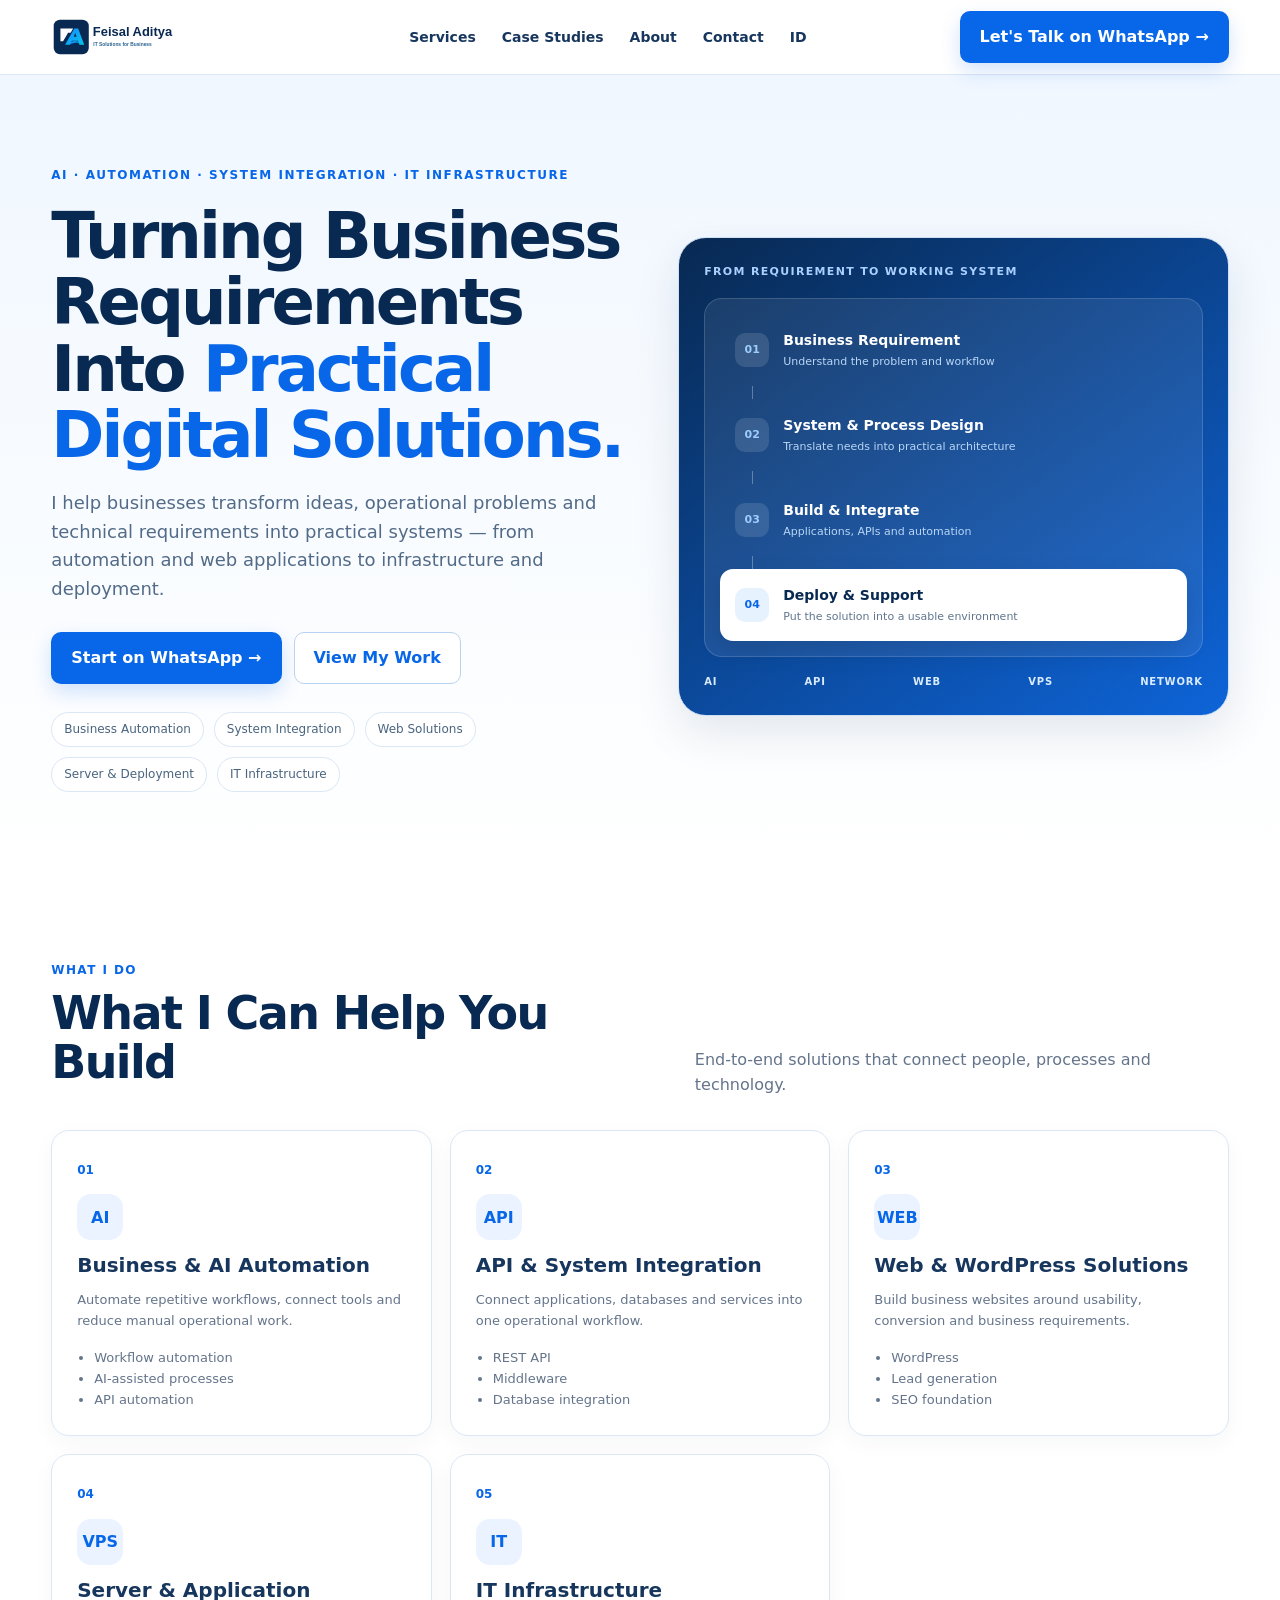
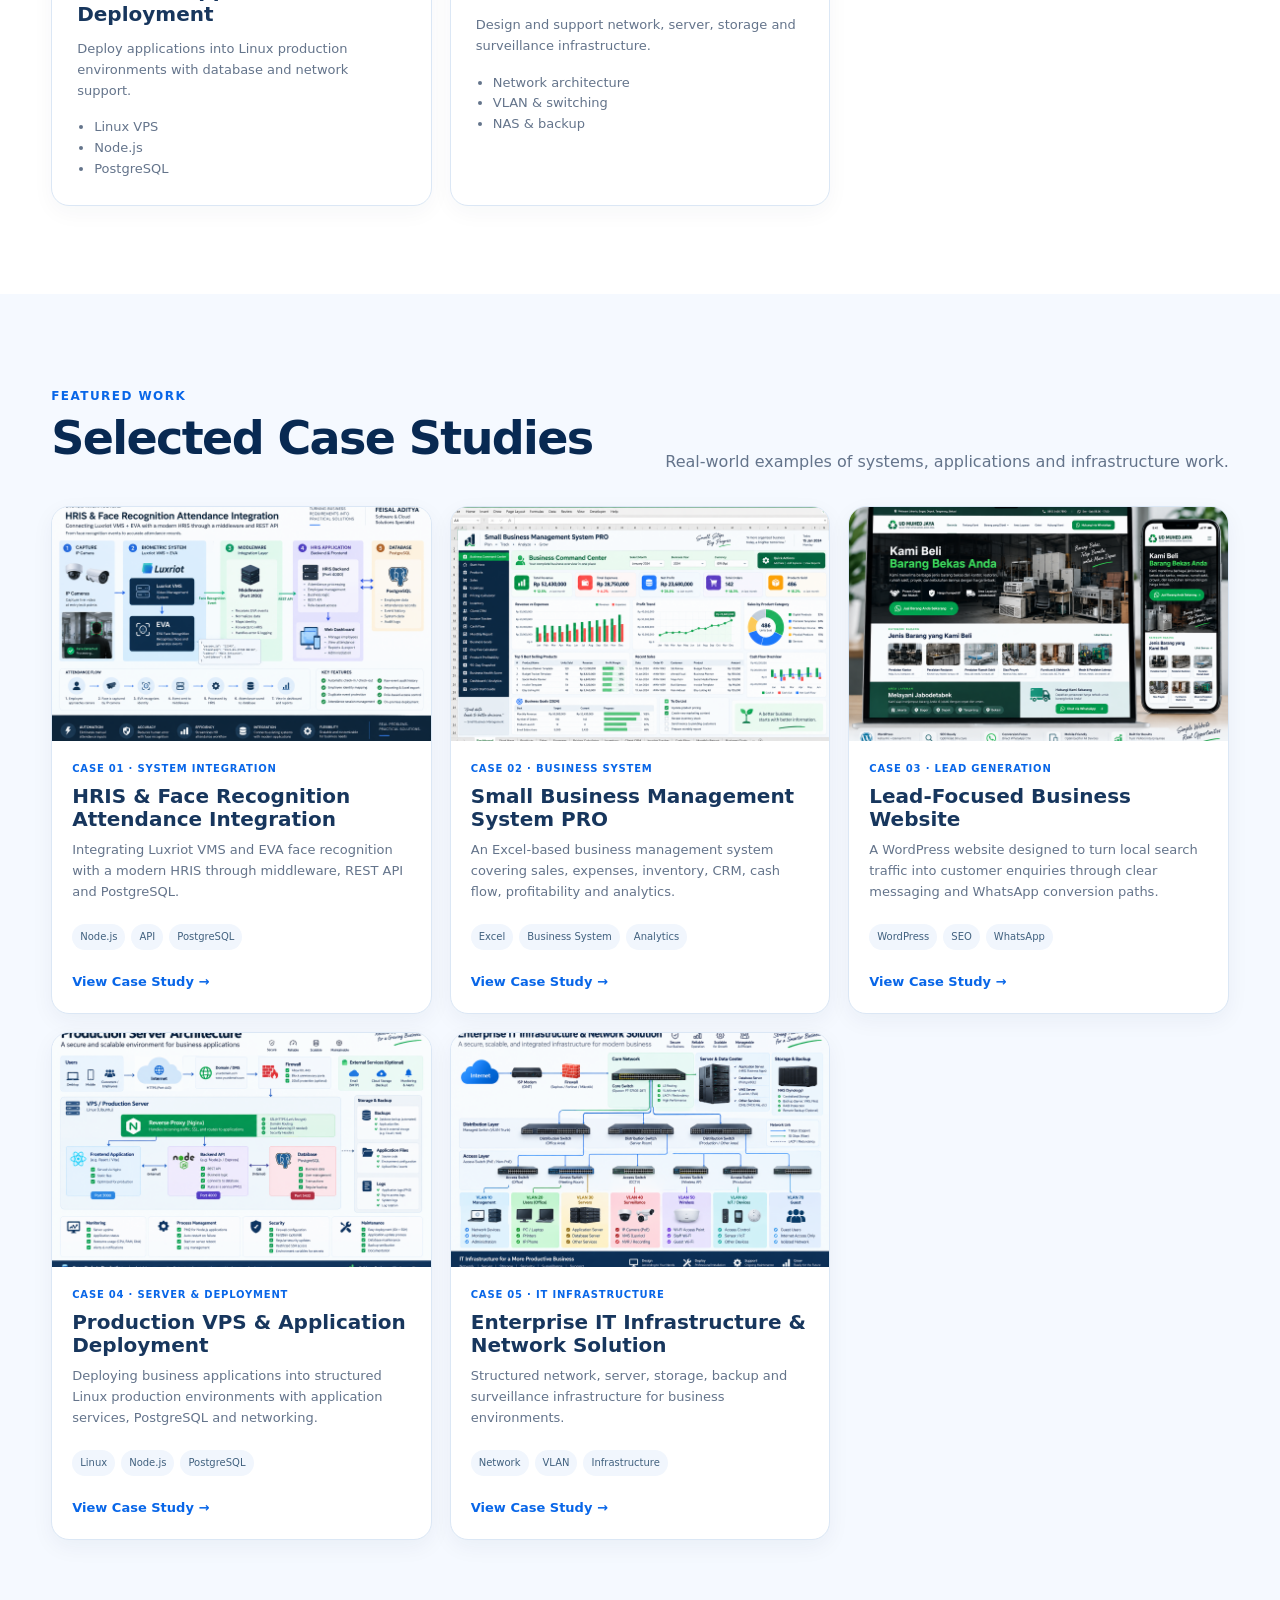
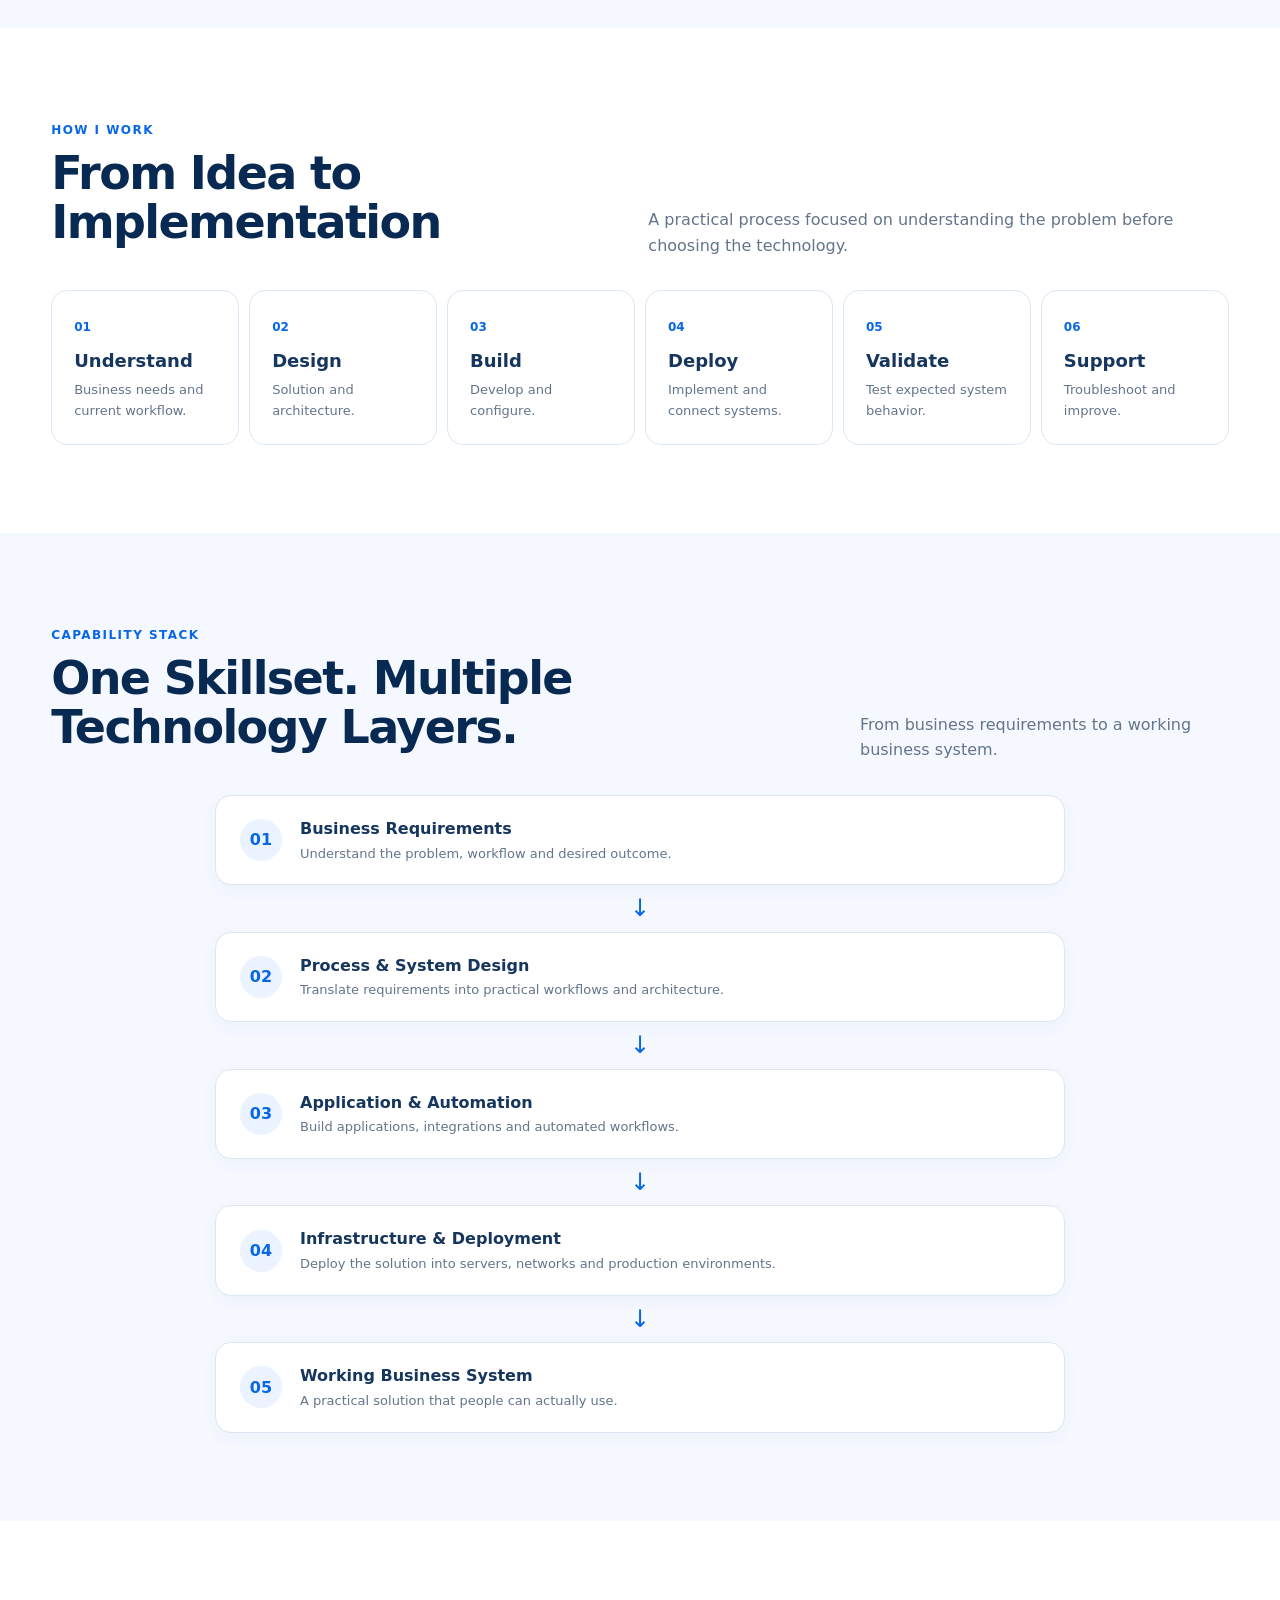
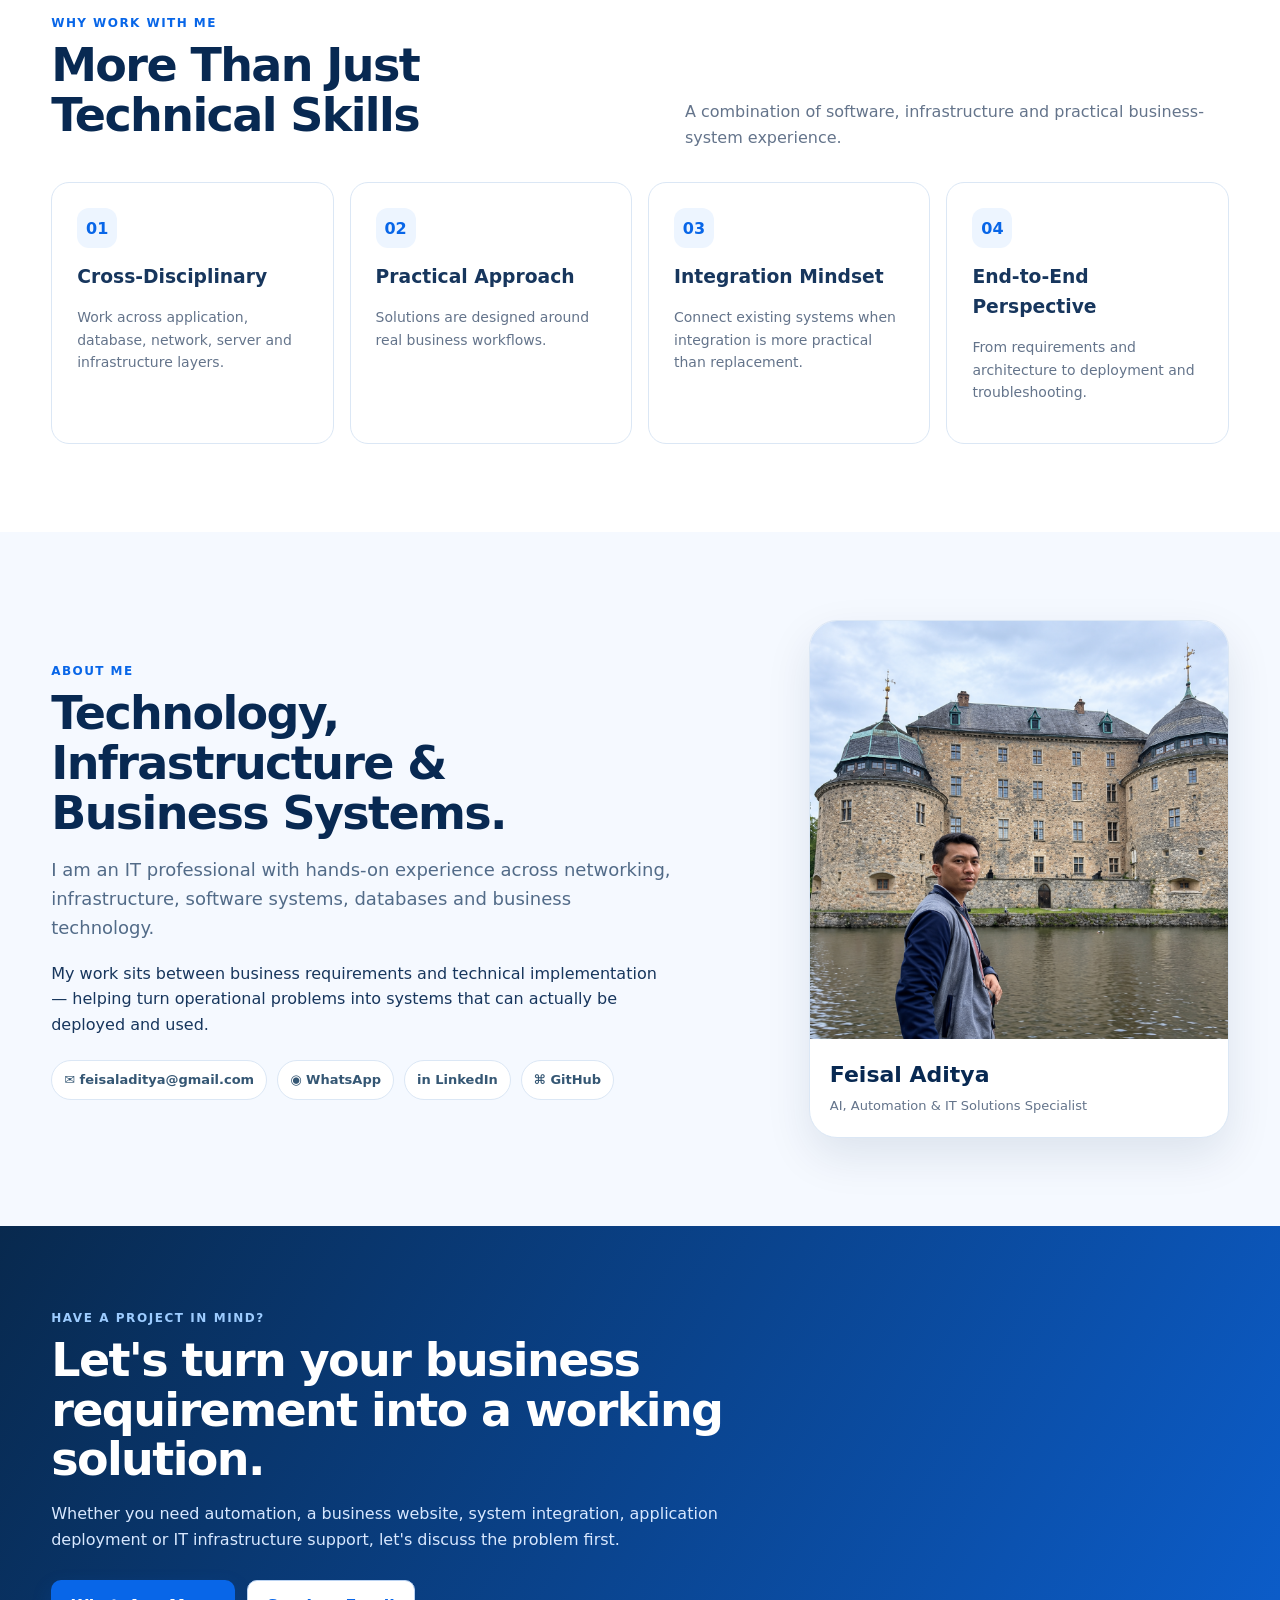
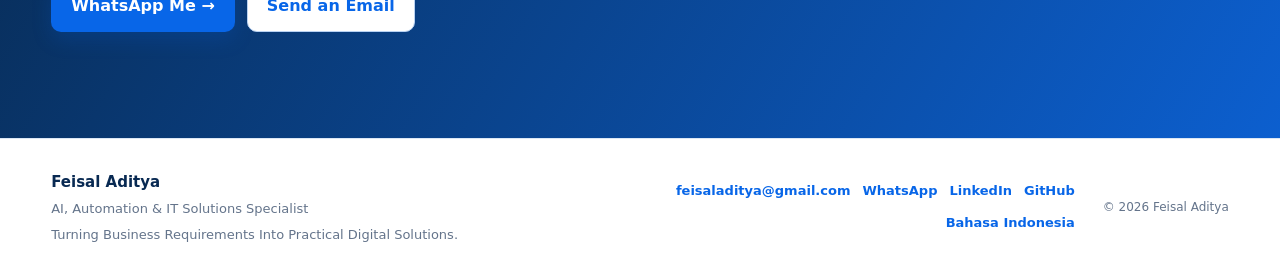
<file: index.html>
<!doctype html>
<html lang="en">
<head>
<meta charset="utf-8">
<meta name="viewport" content="width=device-width, initial-scale=1">
<title>Feisal Aditya — AI, Automation & IT Solutions Specialist</title>
<meta name="description" content="Feisal Aditya helps businesses turn requirements into practical AI automation, system integration, web, deployment and IT infrastructure solutions.">
<link rel="icon" type="image/png" sizes="32x32" href="./assets/favicon/favicon-32x32.png">
<link rel="icon" type="image/png" sizes="16x16" href="./assets/favicon/favicon-16x16.png">
<link rel="apple-touch-icon" href="./assets/favicon/apple-touch-icon.png">
<meta name="theme-color" content="#082952">
<meta property="og:type" content="website">
<meta property="og:site_name" content="Feisal Aditya">
<meta property="og:title" content="Feisal Aditya — AI, Automation & IT Solutions Specialist">
<meta property="og:description" content="Practical digital solutions for business: automation, integration, web, deployment and IT infrastructure.">
<meta property="og:image" content="https://feisaladitya.github.io/assets/images/og-image.png">
<meta property="og:url" content="https://feisaladitya.github.io/">
<meta name="twitter:card" content="summary_large_image">
<meta name="twitter:image" content="https://feisaladitya.github.io/assets/images/og-image.png">
<link rel="canonical" href="https://feisaladitya.github.io/">
<link rel="stylesheet" href="./assets/css/style.css">
</head>
<body>
<nav class="navbar">
  <div class="container nav-inner">
    <a class="brand" href="./index.html" aria-label="Feisal Aditya home"><img src="./assets/logo/logo-primary.svg" alt="Feisal Aditya — IT Solutions for Business"></a>
    <div class="nav-links" id="desktop-nav">
      <a href="#services">Services</a><a href="#case-studies">Case Studies</a><a href="#about">About</a><a href="#contact">Contact</a><a href="./id/index.html" class="lang-switch">ID</a>
    </div>
    <a class="btn btn-primary nav-cta" href="https://wa.me/6285225042315?text=Halo%20Feisal%2C%20saya%20menemukan%20portfolio%20Anda%20di%20website%20feisaladitya.github.io%20dan%20ingin%20berdiskusi%20mengenai%20project." target="_blank" rel="noopener">Let's Talk on WhatsApp →</a>
    <button class="menu-toggle" type="button" aria-label="Open menu" aria-expanded="false" aria-controls="mobile-nav">☰</button>
  </div>
  <div class="mobile-nav" id="mobile-nav">
    <a href="#services">Services</a><a href="#case-studies">Case Studies</a><a href="#about">About</a><a href="#contact">Contact</a><a href="./id/index.html">Bahasa Indonesia (ID)</a>
    <a class="btn btn-primary" href="https://wa.me/6285225042315?text=Halo%20Feisal%2C%20saya%20menemukan%20portfolio%20Anda%20di%20website%20feisaladitya.github.io%20dan%20ingin%20berdiskusi%20mengenai%20project." target="_blank" rel="noopener">Let's Talk on WhatsApp →</a>
  </div>
</nav>

<header class="hero">
  <div class="container hero-grid">
    <div>
      <span class="eyebrow">AI · AUTOMATION · SYSTEM INTEGRATION · IT INFRASTRUCTURE</span>
      <h1>Turning Business Requirements Into <em>Practical Digital Solutions.</em></h1>
      <p class="lead">I help businesses transform ideas, operational problems and technical requirements into practical systems — from automation and web applications to infrastructure and deployment.</p>
      <div class="actions"><a class="btn btn-primary" href="https://wa.me/6285225042315?text=Halo%20Feisal%2C%20saya%20menemukan%20portfolio%20Anda%20di%20website%20feisaladitya.github.io%20dan%20ingin%20berdiskusi%20mengenai%20project." target="_blank" rel="noopener">Start on WhatsApp →</a><a class="btn btn-secondary" href="#case-studies">View My Work</a></div>
      <div class="pills"><span class="pill">Business Automation</span><span class="pill">System Integration</span><span class="pill">Web Solutions</span><span class="pill">Server & Deployment</span><span class="pill">IT Infrastructure</span></div>
    </div>
    <div class="hero-visual" aria-label="Solution capability overview">
      <div class="visual-label">FROM REQUIREMENT TO WORKING SYSTEM</div>
      <div class="solution-stack">
        <div class="solution-item"><span>01</span><div><strong>Business Requirement</strong><small>Understand the problem and workflow</small></div></div>
        <div class="solution-line"></div>
        <div class="solution-item"><span>02</span><div><strong>System & Process Design</strong><small>Translate needs into practical architecture</small></div></div>
        <div class="solution-line"></div>
        <div class="solution-item"><span>03</span><div><strong>Build & Integrate</strong><small>Applications, APIs and automation</small></div></div>
        <div class="solution-line"></div>
        <div class="solution-item active"><span>04</span><div><strong>Deploy & Support</strong><small>Put the solution into a usable environment</small></div></div>
      </div>
      <div class="visual-footer"><span>AI</span><span>API</span><span>WEB</span><span>VPS</span><span>NETWORK</span></div>
    </div>
  </div>
</header>

<section class="section" id="services">
  <div class="container">
    <div class="section-head"><div><span class="section-kicker">WHAT I DO</span><h2>What I Can Help You Build</h2></div><p>End-to-end solutions that connect people, processes and technology.</p></div>
    <div class="service-grid">
      <article class="service"><span class="service-num">01</span><div class="icon-box">AI</div><h3>Business & AI Automation</h3><p>Automate repetitive workflows, connect tools and reduce manual operational work.</p><ul><li>Workflow automation</li><li>AI-assisted processes</li><li>API automation</li></ul></article>
      <article class="service"><span class="service-num">02</span><div class="icon-box">API</div><h3>API & System Integration</h3><p>Connect applications, databases and services into one operational workflow.</p><ul><li>REST API</li><li>Middleware</li><li>Database integration</li></ul></article>
      <article class="service"><span class="service-num">03</span><div class="icon-box">WEB</div><h3>Web & WordPress Solutions</h3><p>Build business websites around usability, conversion and business requirements.</p><ul><li>WordPress</li><li>Lead generation</li><li>SEO foundation</li></ul></article>
      <article class="service"><span class="service-num">04</span><div class="icon-box">VPS</div><h3>Server & Application Deployment</h3><p>Deploy applications into Linux production environments with database and network support.</p><ul><li>Linux VPS</li><li>Node.js</li><li>PostgreSQL</li></ul></article>
      <article class="service"><span class="service-num">05</span><div class="icon-box">IT</div><h3>IT Infrastructure</h3><p>Design and support network, server, storage and surveillance infrastructure.</p><ul><li>Network architecture</li><li>VLAN & switching</li><li>NAS & backup</li></ul></article>
    </div>
  </div>
</section>

<section class="section alt" id="case-studies">
  <div class="container">
    <div class="section-head"><div><span class="section-kicker">FEATURED WORK</span><h2>Selected Case Studies</h2></div><p>Real-world examples of systems, applications and infrastructure work.</p></div>
    <div class="cards">
      <article class="card"><div class="card-img"><img src="./assets/case-studies/hris-architecture.png" alt="HRIS & Face Recognition Attendance Integration" loading="lazy"></div><div class="card-body"><span class="tag">CASE 01 · SYSTEM INTEGRATION</span><h3>HRIS & Face Recognition Attendance Integration</h3><p>Integrating Luxriot VMS and EVA face recognition with a modern HRIS through middleware, REST API and PostgreSQL.</p><div class="tags"><span>Node.js</span><span>API</span><span>PostgreSQL</span></div><a class="link" href="./case-studies/hris-face-recognition.html">View Case Study →</a></div></article>
      <article class="card"><div class="card-img"><img src="./assets/case-studies/small-business-management-overview.png" alt="Small Business Management System PRO" loading="lazy"></div><div class="card-body"><span class="tag">CASE 02 · BUSINESS SYSTEM</span><h3>Small Business Management System PRO</h3><p>An Excel-based business management system covering sales, expenses, inventory, CRM, cash flow, profitability and analytics.</p><div class="tags"><span>Excel</span><span>Business System</span><span>Analytics</span></div><a class="link" href="./case-studies/small-business-management.html">View Case Study →</a></div></article>
      <article class="card"><div class="card-img"><img src="./assets/case-studies/ud-muhed-jaya-website-showcase.png" alt="Lead-Focused Business Website" loading="lazy"></div><div class="card-body"><span class="tag">CASE 03 · LEAD GENERATION</span><h3>Lead-Focused Business Website</h3><p>A WordPress website designed to turn local search traffic into customer enquiries through clear messaging and WhatsApp conversion paths.</p><div class="tags"><span>WordPress</span><span>SEO</span><span>WhatsApp</span></div><a class="link" href="./case-studies/lead-focused-website.html">View Case Study →</a></div></article>
      <article class="card"><div class="card-img"><img src="./assets/case-studies/production-server-architecture.png" alt="Production VPS & Application Deployment" loading="lazy"></div><div class="card-body"><span class="tag">CASE 04 · SERVER & DEPLOYMENT</span><h3>Production VPS & Application Deployment</h3><p>Deploying business applications into structured Linux production environments with application services, PostgreSQL and networking.</p><div class="tags"><span>Linux</span><span>Node.js</span><span>PostgreSQL</span></div><a class="link" href="./case-studies/production-vps-deployment.html">View Case Study →</a></div></article>
      <article class="card"><div class="card-img"><img src="./assets/case-studies/enterprise-it-infrastructure.png" alt="Enterprise IT Infrastructure & Network Solution" loading="lazy"></div><div class="card-body"><span class="tag">CASE 05 · IT INFRASTRUCTURE</span><h3>Enterprise IT Infrastructure & Network Solution</h3><p>Structured network, server, storage, backup and surveillance infrastructure for business environments.</p><div class="tags"><span>Network</span><span>VLAN</span><span>Infrastructure</span></div><a class="link" href="./case-studies/enterprise-it-infrastructure.html">View Case Study →</a></div></article>
    </div>
  </div>
</section>

<section class="section"><div class="container"><div class="section-head"><div><span class="section-kicker">HOW I WORK</span><h2>From Idea to Implementation</h2></div><p>A practical process focused on understanding the problem before choosing the technology.</p></div><div class="process"><div class="step"><span>01</span><h3>Understand</h3><p>Business needs and current workflow.</p></div><div class="step"><span>02</span><h3>Design</h3><p>Solution and architecture.</p></div><div class="step"><span>03</span><h3>Build</h3><p>Develop and configure.</p></div><div class="step"><span>04</span><h3>Deploy</h3><p>Implement and connect systems.</p></div><div class="step"><span>05</span><h3>Validate</h3><p>Test expected system behavior.</p></div><div class="step"><span>06</span><h3>Support</h3><p>Troubleshoot and improve.</p></div></div></div></section>

<section class="section alt"><div class="container"><div class="section-head"><div><span class="section-kicker">CAPABILITY STACK</span><h2>One Skillset. Multiple Technology Layers.</h2></div><p>From business requirements to a working business system.</p></div><div class="capability"><div class="layer"><span class="layer-num">01</span><div><strong>Business Requirements</strong><p>Understand the problem, workflow and desired outcome.</p></div></div><div class="layer-arrow">↓</div><div class="layer"><span class="layer-num">02</span><div><strong>Process & System Design</strong><p>Translate requirements into practical workflows and architecture.</p></div></div><div class="layer-arrow">↓</div><div class="layer"><span class="layer-num">03</span><div><strong>Application & Automation</strong><p>Build applications, integrations and automated workflows.</p></div></div><div class="layer-arrow">↓</div><div class="layer"><span class="layer-num">04</span><div><strong>Infrastructure & Deployment</strong><p>Deploy the solution into servers, networks and production environments.</p></div></div><div class="layer-arrow">↓</div><div class="layer"><span class="layer-num">05</span><div><strong>Working Business System</strong><p>A practical solution that people can actually use.</p></div></div></div></div></section>

<section class="section" id="why-work"><div class="container"><div class="section-head"><div><span class="section-kicker">WHY WORK WITH ME</span><h2>More Than Just Technical Skills</h2></div><p>A combination of software, infrastructure and practical business-system experience.</p></div><div class="why-grid"><article class="why"><div class="why-num">01</div><h3>Cross-Disciplinary</h3><p>Work across application, database, network, server and infrastructure layers.</p></article><article class="why"><div class="why-num">02</div><h3>Practical Approach</h3><p>Solutions are designed around real business workflows.</p></article><article class="why"><div class="why-num">03</div><h3>Integration Mindset</h3><p>Connect existing systems when integration is more practical than replacement.</p></article><article class="why"><div class="why-num">04</div><h3>End-to-End Perspective</h3><p>From requirements and architecture to deployment and troubleshooting.</p></article></div></div></section>

<section class="section alt" id="about"><div class="container about"><div class="about-copy"><span class="section-kicker">ABOUT ME</span><h2>Technology, Infrastructure & Business Systems.</h2><p class="lead">I am an IT professional with hands-on experience across networking, infrastructure, software systems, databases and business technology.</p><p>My work sits between business requirements and technical implementation — helping turn operational problems into systems that can actually be deployed and used.</p><div class="contact-list"><a href="mailto:feisaladitya@gmail.com">✉ feisaladitya@gmail.com</a><a href="https://wa.me/6285225042315?text=Halo%20Feisal%2C%20saya%20menemukan%20portfolio%20Anda%20di%20website%20feisaladitya.github.io%20dan%20ingin%20berdiskusi%20mengenai%20project." target="_blank" rel="noopener">◉ WhatsApp</a><a href="https://www.linkedin.com/in/feisal-aditya-b5857271/" target="_blank" rel="noopener">in LinkedIn</a><a href="https://github.com/feisaladitya" target="_blank" rel="noopener">⌘ GitHub</a></div></div><div class="profile-card"><img src="./assets/images/profile.jpg" alt="Feisal Aditya profile photo" loading="lazy"><div><strong>Feisal Aditya</strong><span>AI, Automation & IT Solutions Specialist</span></div></div></div></section>

<section class="cta" id="contact"><div class="container"><span class="eyebrow light">HAVE A PROJECT IN MIND?</span><h2>Let's turn your business requirement into a working solution.</h2><p>Whether you need automation, a business website, system integration, application deployment or IT infrastructure support, let's discuss the problem first.</p><div class="actions"><a class="btn btn-primary" href="https://wa.me/6285225042315?text=Halo%20Feisal%2C%20saya%20menemukan%20portfolio%20Anda%20di%20website%20feisaladitya.github.io%20dan%20ingin%20berdiskusi%20mengenai%20project." target="_blank" rel="noopener">WhatsApp Me →</a><a class="btn btn-secondary" href="mailto:feisaladitya@gmail.com">Send an Email</a></div></div></section>

<footer class="footer"><div class="container footer-grid"><div><strong>Feisal Aditya</strong><p>AI, Automation & IT Solutions Specialist</p><p>Turning Business Requirements Into Practical Digital Solutions.</p></div><div class="footer-links"><a href="mailto:feisaladitya@gmail.com">feisaladitya@gmail.com</a><a href="https://wa.me/6285225042315?text=Halo%20Feisal%2C%20saya%20menemukan%20portfolio%20Anda%20di%20website%20feisaladitya.github.io%20dan%20ingin%20berdiskusi%20mengenai%20project." target="_blank" rel="noopener">WhatsApp</a><a href="https://www.linkedin.com/in/feisal-aditya-b5857271/" target="_blank" rel="noopener">LinkedIn</a><a href="https://github.com/feisaladitya" target="_blank" rel="noopener">GitHub</a><a href="./id/index.html">Bahasa Indonesia</a></div><div class="footer-bottom">© 2026 Feisal Aditya</div></div></footer>
<script src="./assets/js/main.js"></script>
</body></html>
</file>
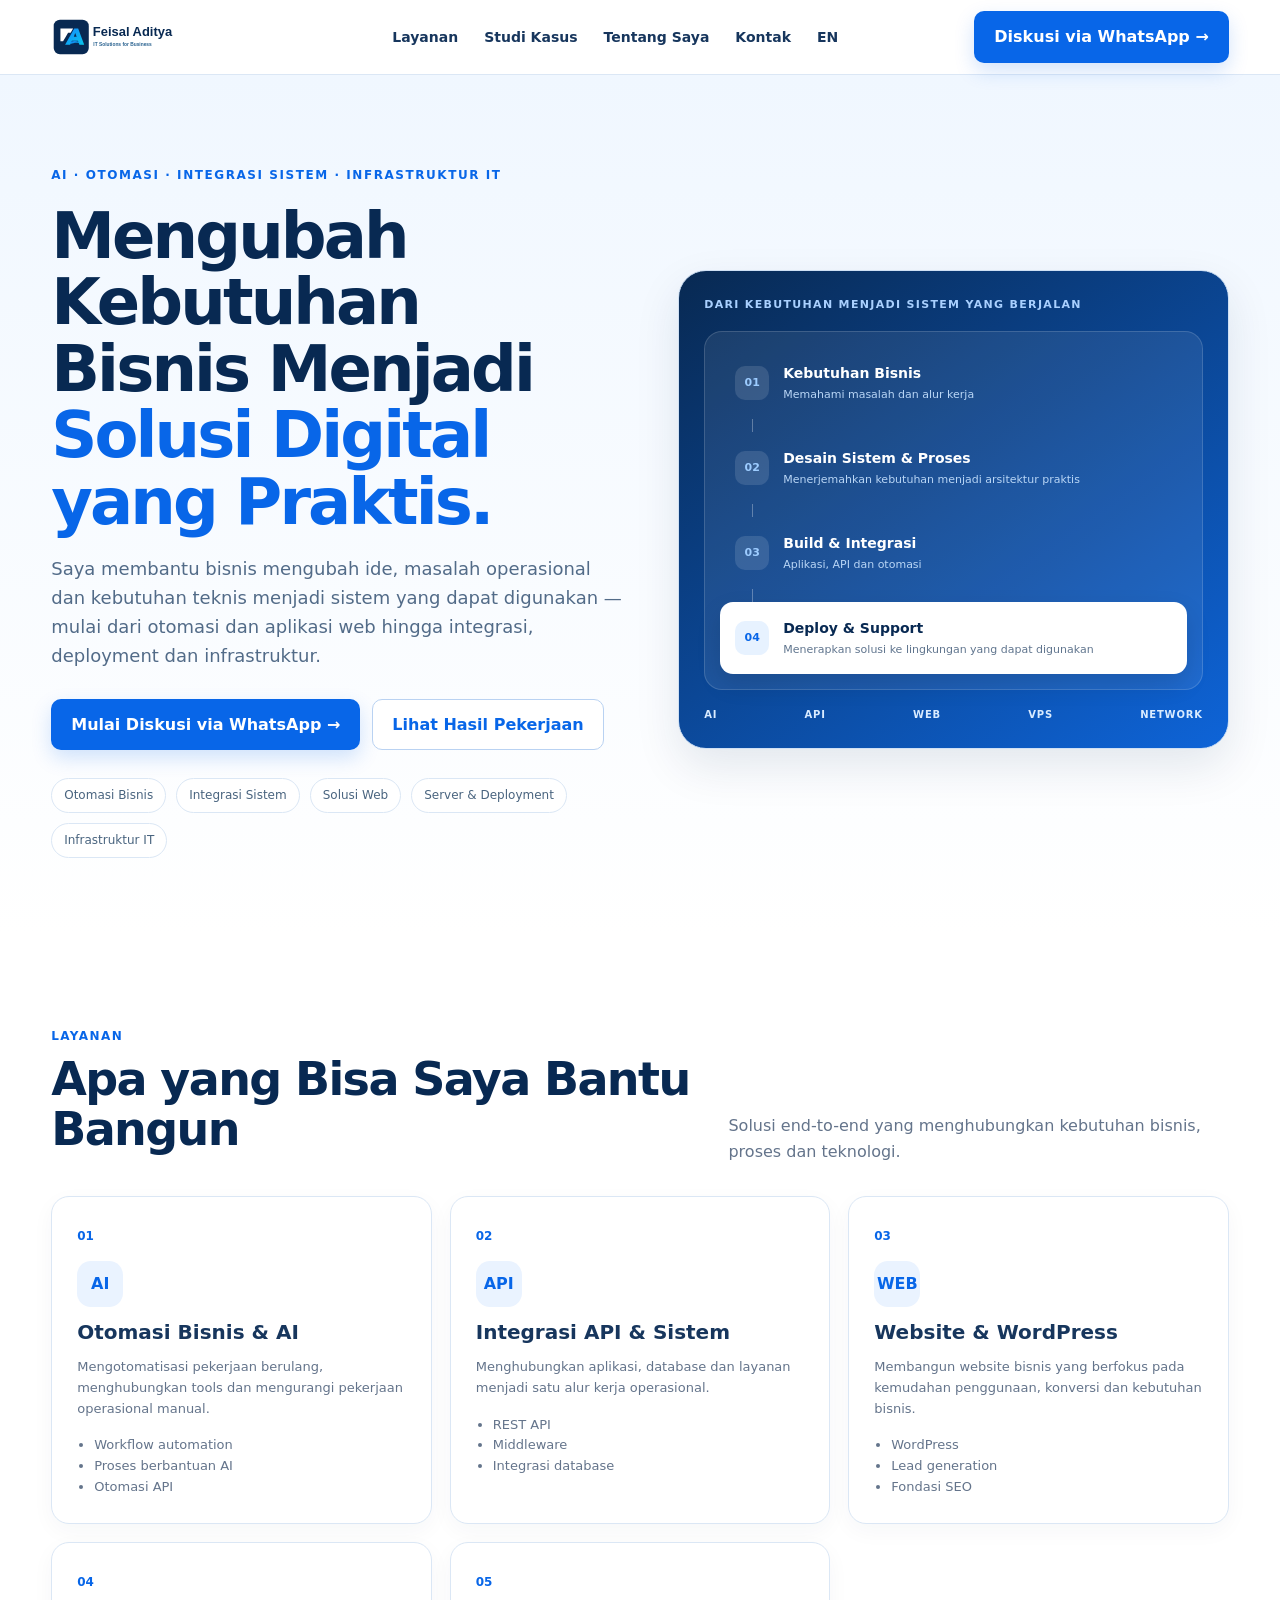
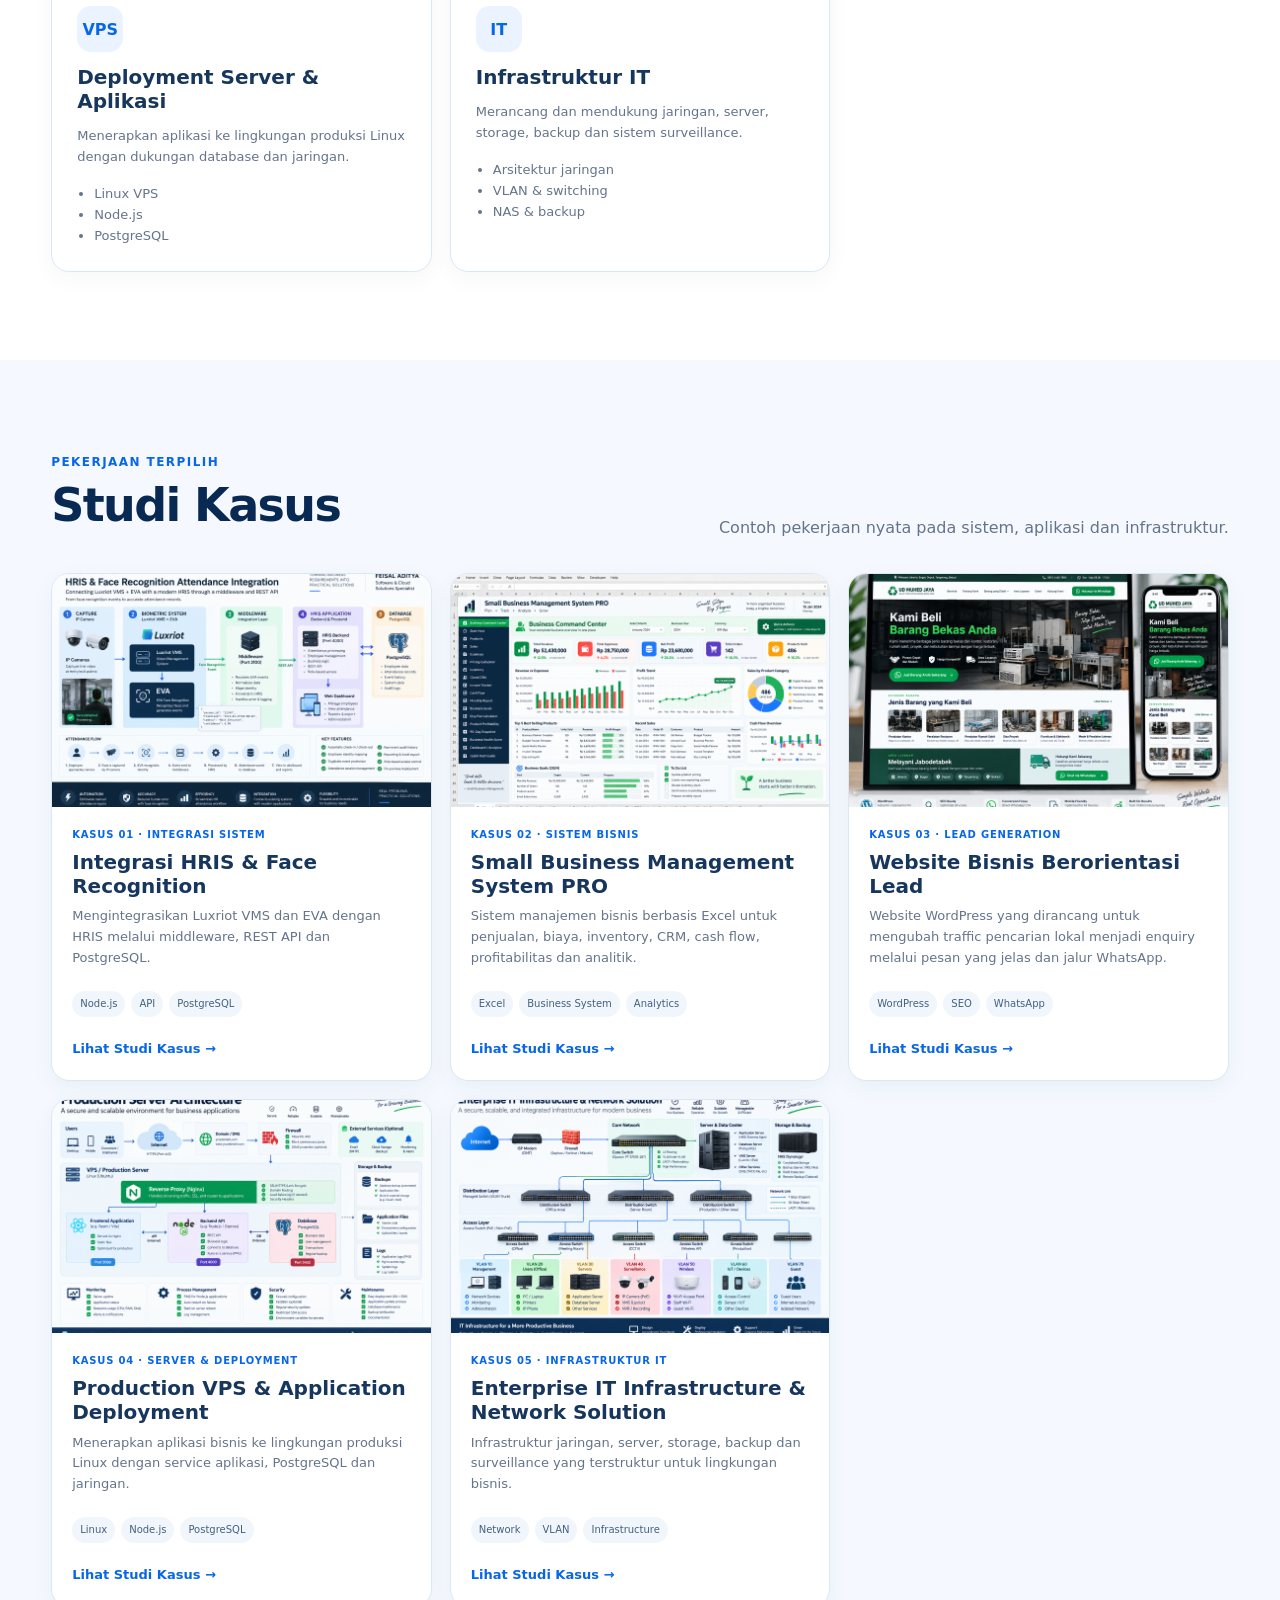
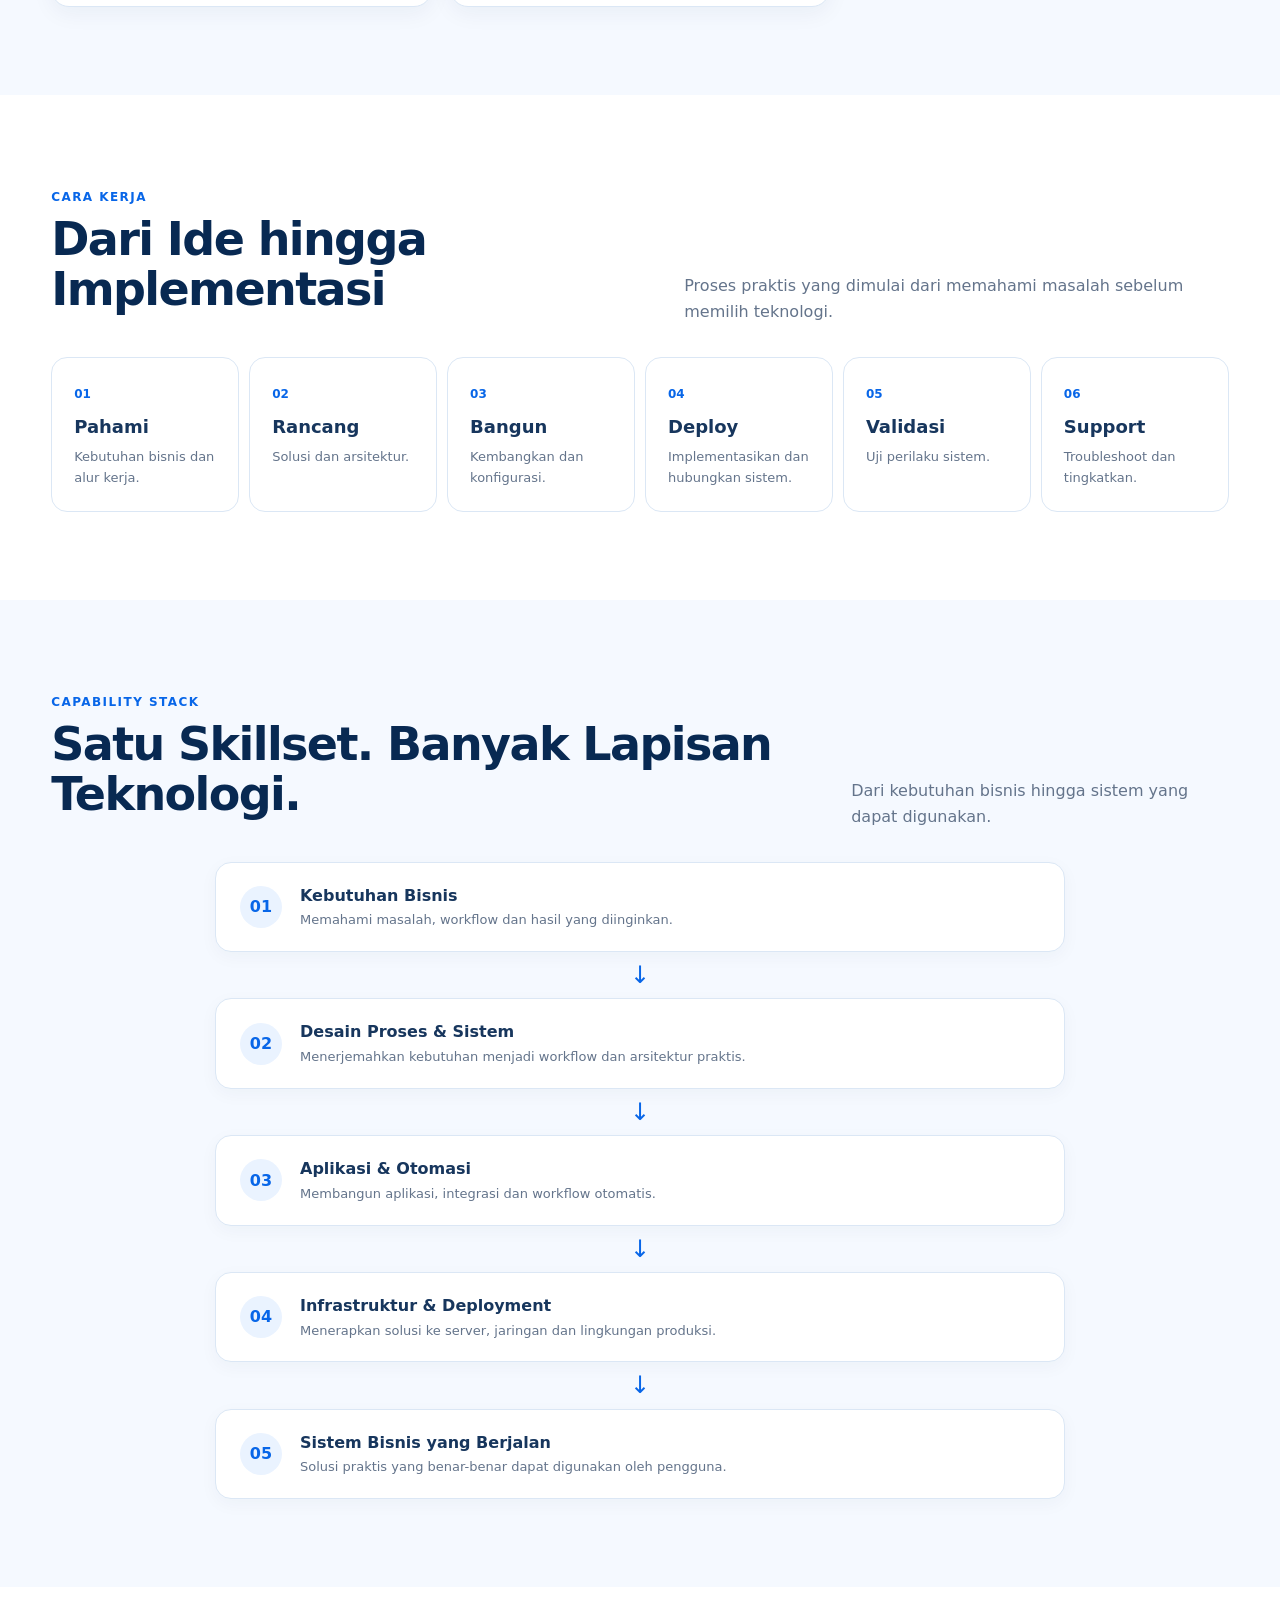
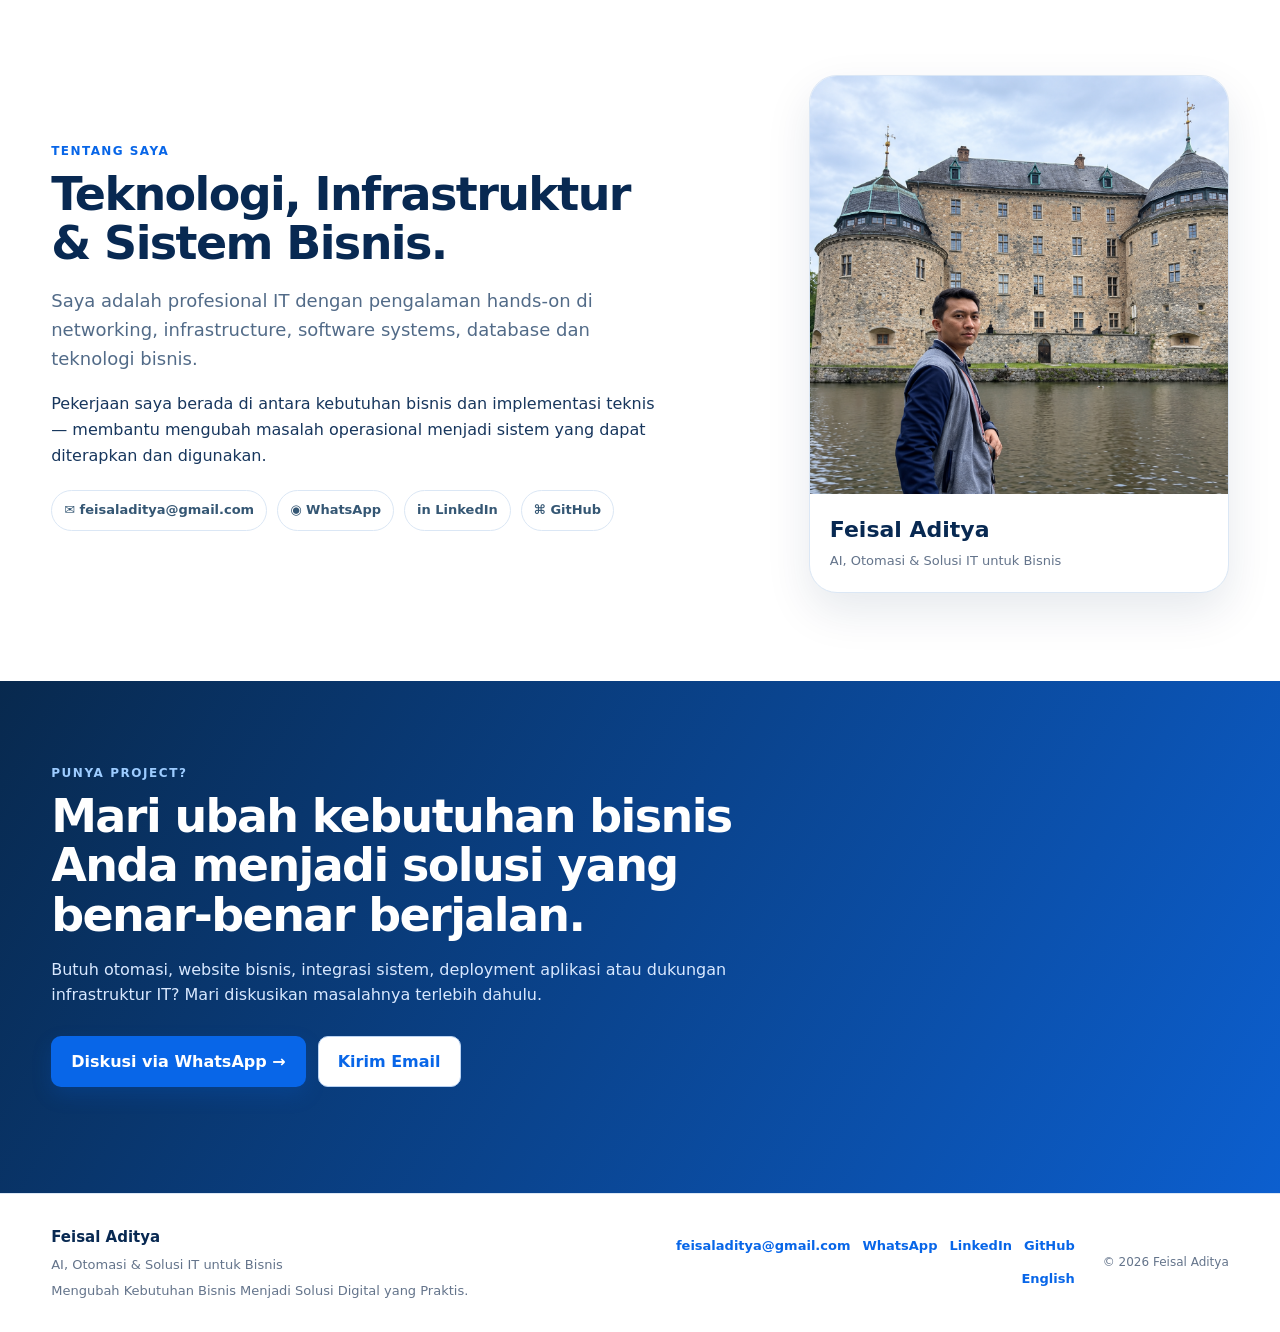
<file: id/index.html>
<!doctype html>
<html lang="id"><head><meta charset="utf-8"><meta name="viewport" content="width=device-width, initial-scale=1">
<title>Feisal Aditya — AI, Otomasi & Solusi IT untuk Bisnis</title>
<meta name="description" content="Feisal Aditya membantu bisnis mengubah kebutuhan operasional menjadi solusi digital praktis: otomasi, integrasi sistem, website, deployment dan infrastruktur IT.">
<link rel="icon" type="image/png" sizes="32x32" href="../assets/favicon/favicon-32x32.png"><link rel="icon" type="image/png" sizes="16x16" href="../assets/favicon/favicon-16x16.png"><link rel="apple-touch-icon" href="../assets/favicon/apple-touch-icon.png"><meta name="theme-color" content="#082952">
<meta property="og:type" content="website"><meta property="og:site_name" content="Feisal Aditya"><meta property="og:title" content="Feisal Aditya — AI, Otomasi & Solusi IT untuk Bisnis"><meta property="og:description" content="Solusi digital praktis untuk bisnis: otomasi, integrasi, website, deployment dan infrastruktur IT."><meta property="og:image" content="https://feisaladitya.github.io/assets/images/og-image.png"><meta property="og:url" content="https://feisaladitya.github.io/id/"><meta name="twitter:card" content="summary_large_image"><link rel="canonical" href="https://feisaladitya.github.io/id/"><link rel="stylesheet" href="../assets/css/style.css"></head><body>
<nav class="navbar"><div class="container nav-inner"><a class="brand" href="./index.html"><img src="../assets/logo/logo-primary.svg" alt="Feisal Aditya — IT Solutions for Business"></a>
<div class="nav-links"><a href="#services">Layanan</a><a href="#case-studies">Studi Kasus</a><a href="#about">Tentang Saya</a><a href="#contact">Kontak</a><a href="../index.html" class="lang-switch">EN</a></div>
<a class="btn btn-primary nav-cta" href="https://wa.me/6285225042315?text=Halo%20Feisal%2C%20saya%20menemukan%20portfolio%20Anda%20di%20website%20feisaladitya.github.io%20dan%20ingin%20berdiskusi%20mengenai%20project." target="_blank" rel="noopener">Diskusi via WhatsApp →</a><button class="menu-toggle" type="button" aria-label="Buka menu" aria-expanded="false" aria-controls="mobile-nav">☰</button></div>
<div class="mobile-nav" id="mobile-nav"><a href="#services">Layanan</a><a href="#case-studies">Studi Kasus</a><a href="#about">Tentang Saya</a><a href="#contact">Kontak</a><a href="../index.html">English (EN)</a><a class="btn btn-primary" href="https://wa.me/6285225042315?text=Halo%20Feisal%2C%20saya%20menemukan%20portfolio%20Anda%20di%20website%20feisaladitya.github.io%20dan%20ingin%20berdiskusi%20mengenai%20project." target="_blank" rel="noopener">Diskusi via WhatsApp →</a></div></nav>
<header class="hero"><div class="container hero-grid"><div><span class="eyebrow">AI · OTOMASI · INTEGRASI SISTEM · INFRASTRUKTUR IT</span>
<h1>Mengubah Kebutuhan Bisnis Menjadi <em>Solusi Digital yang Praktis.</em></h1><p class="lead">Saya membantu bisnis mengubah ide, masalah operasional dan kebutuhan teknis menjadi sistem yang dapat digunakan — mulai dari otomasi dan aplikasi web hingga integrasi, deployment dan infrastruktur.</p>
<div class="actions"><a class="btn btn-primary" href="https://wa.me/6285225042315?text=Halo%20Feisal%2C%20saya%20menemukan%20portfolio%20Anda%20di%20website%20feisaladitya.github.io%20dan%20ingin%20berdiskusi%20mengenai%20project." target="_blank" rel="noopener">Mulai Diskusi via WhatsApp →</a><a class="btn btn-secondary" href="#case-studies">Lihat Hasil Pekerjaan</a></div>
<div class="pills"><span class="pill">Otomasi Bisnis</span><span class="pill">Integrasi Sistem</span><span class="pill">Solusi Web</span><span class="pill">Server & Deployment</span><span class="pill">Infrastruktur IT</span></div></div>
<div class="hero-visual"><div class="visual-label">DARI KEBUTUHAN MENJADI SISTEM YANG BERJALAN</div><div class="solution-stack">
<div class="solution-item"><span>01</span><div><strong>Kebutuhan Bisnis</strong><small>Memahami masalah dan alur kerja</small></div></div><div class="solution-line"></div>
<div class="solution-item"><span>02</span><div><strong>Desain Sistem & Proses</strong><small>Menerjemahkan kebutuhan menjadi arsitektur praktis</small></div></div><div class="solution-line"></div>
<div class="solution-item"><span>03</span><div><strong>Build & Integrasi</strong><small>Aplikasi, API dan otomasi</small></div></div><div class="solution-line"></div>
<div class="solution-item active"><span>04</span><div><strong>Deploy & Support</strong><small>Menerapkan solusi ke lingkungan yang dapat digunakan</small></div></div></div><div class="visual-footer"><span>AI</span><span>API</span><span>WEB</span><span>VPS</span><span>NETWORK</span></div></div></div></header>
<section class="section" id="services"><div class="container"><div class="section-head"><div><span class="section-kicker">LAYANAN</span><h2>Apa yang Bisa Saya Bantu Bangun</h2></div><p>Solusi end-to-end yang menghubungkan kebutuhan bisnis, proses dan teknologi.</p></div><div class="service-grid">
<article class="service"><span class="service-num">01</span><div class="icon-box">AI</div><h3>Otomasi Bisnis & AI</h3><p>Mengotomatisasi pekerjaan berulang, menghubungkan tools dan mengurangi pekerjaan operasional manual.</p><ul><li>Workflow automation</li><li>Proses berbantuan AI</li><li>Otomasi API</li></ul></article>
<article class="service"><span class="service-num">02</span><div class="icon-box">API</div><h3>Integrasi API & Sistem</h3><p>Menghubungkan aplikasi, database dan layanan menjadi satu alur kerja operasional.</p><ul><li>REST API</li><li>Middleware</li><li>Integrasi database</li></ul></article>
<article class="service"><span class="service-num">03</span><div class="icon-box">WEB</div><h3>Website & WordPress</h3><p>Membangun website bisnis yang berfokus pada kemudahan penggunaan, konversi dan kebutuhan bisnis.</p><ul><li>WordPress</li><li>Lead generation</li><li>Fondasi SEO</li></ul></article>
<article class="service"><span class="service-num">04</span><div class="icon-box">VPS</div><h3>Deployment Server & Aplikasi</h3><p>Menerapkan aplikasi ke lingkungan produksi Linux dengan dukungan database dan jaringan.</p><ul><li>Linux VPS</li><li>Node.js</li><li>PostgreSQL</li></ul></article>
<article class="service"><span class="service-num">05</span><div class="icon-box">IT</div><h3>Infrastruktur IT</h3><p>Merancang dan mendukung jaringan, server, storage, backup dan sistem surveillance.</p><ul><li>Arsitektur jaringan</li><li>VLAN & switching</li><li>NAS & backup</li></ul></article></div></div></section>
<section class="section alt" id="case-studies"><div class="container"><div class="section-head"><div><span class="section-kicker">PEKERJAAN TERPILIH</span><h2>Studi Kasus</h2></div><p>Contoh pekerjaan nyata pada sistem, aplikasi dan infrastruktur.</p></div><div class="cards">
<article class="card"><div class="card-img"><img src="../assets/case-studies/hris-architecture.png" alt="Integrasi HRIS dan Face Recognition" loading="lazy"></div><div class="card-body"><span class="tag">KASUS 01 · INTEGRASI SISTEM</span><h3>Integrasi HRIS & Face Recognition</h3><p>Mengintegrasikan Luxriot VMS dan EVA dengan HRIS melalui middleware, REST API dan PostgreSQL.</p><div class="tags"><span>Node.js</span><span>API</span><span>PostgreSQL</span></div><a class="link" href="./case-studies/hris-face-recognition.html">Lihat Studi Kasus →</a></div></article>
<article class="card"><div class="card-img"><img src="../assets/case-studies/small-business-management-overview.png" alt="Small Business Management System PRO" loading="lazy"></div><div class="card-body"><span class="tag">KASUS 02 · SISTEM BISNIS</span><h3>Small Business Management System PRO</h3><p>Sistem manajemen bisnis berbasis Excel untuk penjualan, biaya, inventory, CRM, cash flow, profitabilitas dan analitik.</p><div class="tags"><span>Excel</span><span>Business System</span><span>Analytics</span></div><a class="link" href="./case-studies/small-business-management.html">Lihat Studi Kasus →</a></div></article>
<article class="card"><div class="card-img"><img src="../assets/case-studies/ud-muhed-jaya-website-showcase.png" alt="Website Bisnis Berorientasi Lead" loading="lazy"></div><div class="card-body"><span class="tag">KASUS 03 · LEAD GENERATION</span><h3>Website Bisnis Berorientasi Lead</h3><p>Website WordPress yang dirancang untuk mengubah traffic pencarian lokal menjadi enquiry melalui pesan yang jelas dan jalur WhatsApp.</p><div class="tags"><span>WordPress</span><span>SEO</span><span>WhatsApp</span></div><a class="link" href="./case-studies/lead-focused-website.html">Lihat Studi Kasus →</a></div></article>
<article class="card"><div class="card-img"><img src="../assets/case-studies/production-server-architecture.png" alt="Production VPS dan Application Deployment" loading="lazy"></div><div class="card-body"><span class="tag">KASUS 04 · SERVER & DEPLOYMENT</span><h3>Production VPS & Application Deployment</h3><p>Menerapkan aplikasi bisnis ke lingkungan produksi Linux dengan service aplikasi, PostgreSQL dan jaringan.</p><div class="tags"><span>Linux</span><span>Node.js</span><span>PostgreSQL</span></div><a class="link" href="./case-studies/production-vps-deployment.html">Lihat Studi Kasus →</a></div></article>
<article class="card"><div class="card-img"><img src="../assets/case-studies/enterprise-it-infrastructure.png" alt="Infrastruktur IT dan Jaringan Enterprise" loading="lazy"></div><div class="card-body"><span class="tag">KASUS 05 · INFRASTRUKTUR IT</span><h3>Enterprise IT Infrastructure & Network Solution</h3><p>Infrastruktur jaringan, server, storage, backup dan surveillance yang terstruktur untuk lingkungan bisnis.</p><div class="tags"><span>Network</span><span>VLAN</span><span>Infrastructure</span></div><a class="link" href="./case-studies/enterprise-it-infrastructure.html">Lihat Studi Kasus →</a></div></article></div></div></section>
<section class="section"><div class="container"><div class="section-head"><div><span class="section-kicker">CARA KERJA</span><h2>Dari Ide hingga Implementasi</h2></div><p>Proses praktis yang dimulai dari memahami masalah sebelum memilih teknologi.</p></div><div class="process"><div class="step"><span>01</span><h3>Pahami</h3><p>Kebutuhan bisnis dan alur kerja.</p></div><div class="step"><span>02</span><h3>Rancang</h3><p>Solusi dan arsitektur.</p></div><div class="step"><span>03</span><h3>Bangun</h3><p>Kembangkan dan konfigurasi.</p></div><div class="step"><span>04</span><h3>Deploy</h3><p>Implementasikan dan hubungkan sistem.</p></div><div class="step"><span>05</span><h3>Validasi</h3><p>Uji perilaku sistem.</p></div><div class="step"><span>06</span><h3>Support</h3><p>Troubleshoot dan tingkatkan.</p></div></div></div></section>
<section class="section alt"><div class="container"><div class="section-head"><div><span class="section-kicker">CAPABILITY STACK</span><h2>Satu Skillset. Banyak Lapisan Teknologi.</h2></div><p>Dari kebutuhan bisnis hingga sistem yang dapat digunakan.</p></div><div class="capability"><div class="layer"><span class="layer-num">01</span><div><strong>Kebutuhan Bisnis</strong><p>Memahami masalah, workflow dan hasil yang diinginkan.</p></div></div><div class="layer-arrow">↓</div><div class="layer"><span class="layer-num">02</span><div><strong>Desain Proses & Sistem</strong><p>Menerjemahkan kebutuhan menjadi workflow dan arsitektur praktis.</p></div></div><div class="layer-arrow">↓</div><div class="layer"><span class="layer-num">03</span><div><strong>Aplikasi & Otomasi</strong><p>Membangun aplikasi, integrasi dan workflow otomatis.</p></div></div><div class="layer-arrow">↓</div><div class="layer"><span class="layer-num">04</span><div><strong>Infrastruktur & Deployment</strong><p>Menerapkan solusi ke server, jaringan dan lingkungan produksi.</p></div></div><div class="layer-arrow">↓</div><div class="layer"><span class="layer-num">05</span><div><strong>Sistem Bisnis yang Berjalan</strong><p>Solusi praktis yang benar-benar dapat digunakan oleh pengguna.</p></div></div></div></div></section>
<section class="section" id="about"><div class="container about"><div class="about-copy"><span class="section-kicker">TENTANG SAYA</span><h2>Teknologi, Infrastruktur & Sistem Bisnis.</h2><p class="lead">Saya adalah profesional IT dengan pengalaman hands-on di networking, infrastructure, software systems, database dan teknologi bisnis.</p><p>Pekerjaan saya berada di antara kebutuhan bisnis dan implementasi teknis — membantu mengubah masalah operasional menjadi sistem yang dapat diterapkan dan digunakan.</p><div class="contact-list"><a href="mailto:feisaladitya@gmail.com">✉ feisaladitya@gmail.com</a><a href="https://wa.me/6285225042315?text=Halo%20Feisal%2C%20saya%20menemukan%20portfolio%20Anda%20di%20website%20feisaladitya.github.io%20dan%20ingin%20berdiskusi%20mengenai%20project." target="_blank" rel="noopener">◉ WhatsApp</a><a href="https://www.linkedin.com/in/feisal-aditya-b5857271/" target="_blank" rel="noopener">in LinkedIn</a><a href="https://github.com/feisaladitya" target="_blank" rel="noopener">⌘ GitHub</a></div></div><div class="profile-card"><img src="../assets/images/profile.jpg" alt="Foto profil Feisal Aditya" loading="lazy"><div><strong>Feisal Aditya</strong><span>AI, Otomasi & Solusi IT untuk Bisnis</span></div></div></div></section>
<section class="cta" id="contact"><div class="container"><span class="eyebrow light">PUNYA PROJECT?</span><h2>Mari ubah kebutuhan bisnis Anda menjadi solusi yang benar-benar berjalan.</h2><p>Butuh otomasi, website bisnis, integrasi sistem, deployment aplikasi atau dukungan infrastruktur IT? Mari diskusikan masalahnya terlebih dahulu.</p><div class="actions"><a class="btn btn-primary" href="https://wa.me/6285225042315?text=Halo%20Feisal%2C%20saya%20menemukan%20portfolio%20Anda%20di%20website%20feisaladitya.github.io%20dan%20ingin%20berdiskusi%20mengenai%20project." target="_blank" rel="noopener">Diskusi via WhatsApp →</a><a class="btn btn-secondary" href="mailto:feisaladitya@gmail.com">Kirim Email</a></div></div></section>
<footer class="footer"><div class="container footer-grid"><div><strong>Feisal Aditya</strong><p>AI, Otomasi & Solusi IT untuk Bisnis</p><p>Mengubah Kebutuhan Bisnis Menjadi Solusi Digital yang Praktis.</p></div><div class="footer-links"><a href="mailto:feisaladitya@gmail.com">feisaladitya@gmail.com</a><a href="https://wa.me/6285225042315?text=Halo%20Feisal%2C%20saya%20menemukan%20portfolio%20Anda%20di%20website%20feisaladitya.github.io%20dan%20ingin%20berdiskusi%20mengenai%20project." target="_blank" rel="noopener">WhatsApp</a><a href="https://www.linkedin.com/in/feisal-aditya-b5857271/" target="_blank" rel="noopener">LinkedIn</a><a href="https://github.com/feisaladitya" target="_blank" rel="noopener">GitHub</a><a href="../index.html">English</a></div><div class="footer-bottom">© 2026 Feisal Aditya</div></div></footer>
<script src="../assets/js/main.js"></script></body></html>
</file>
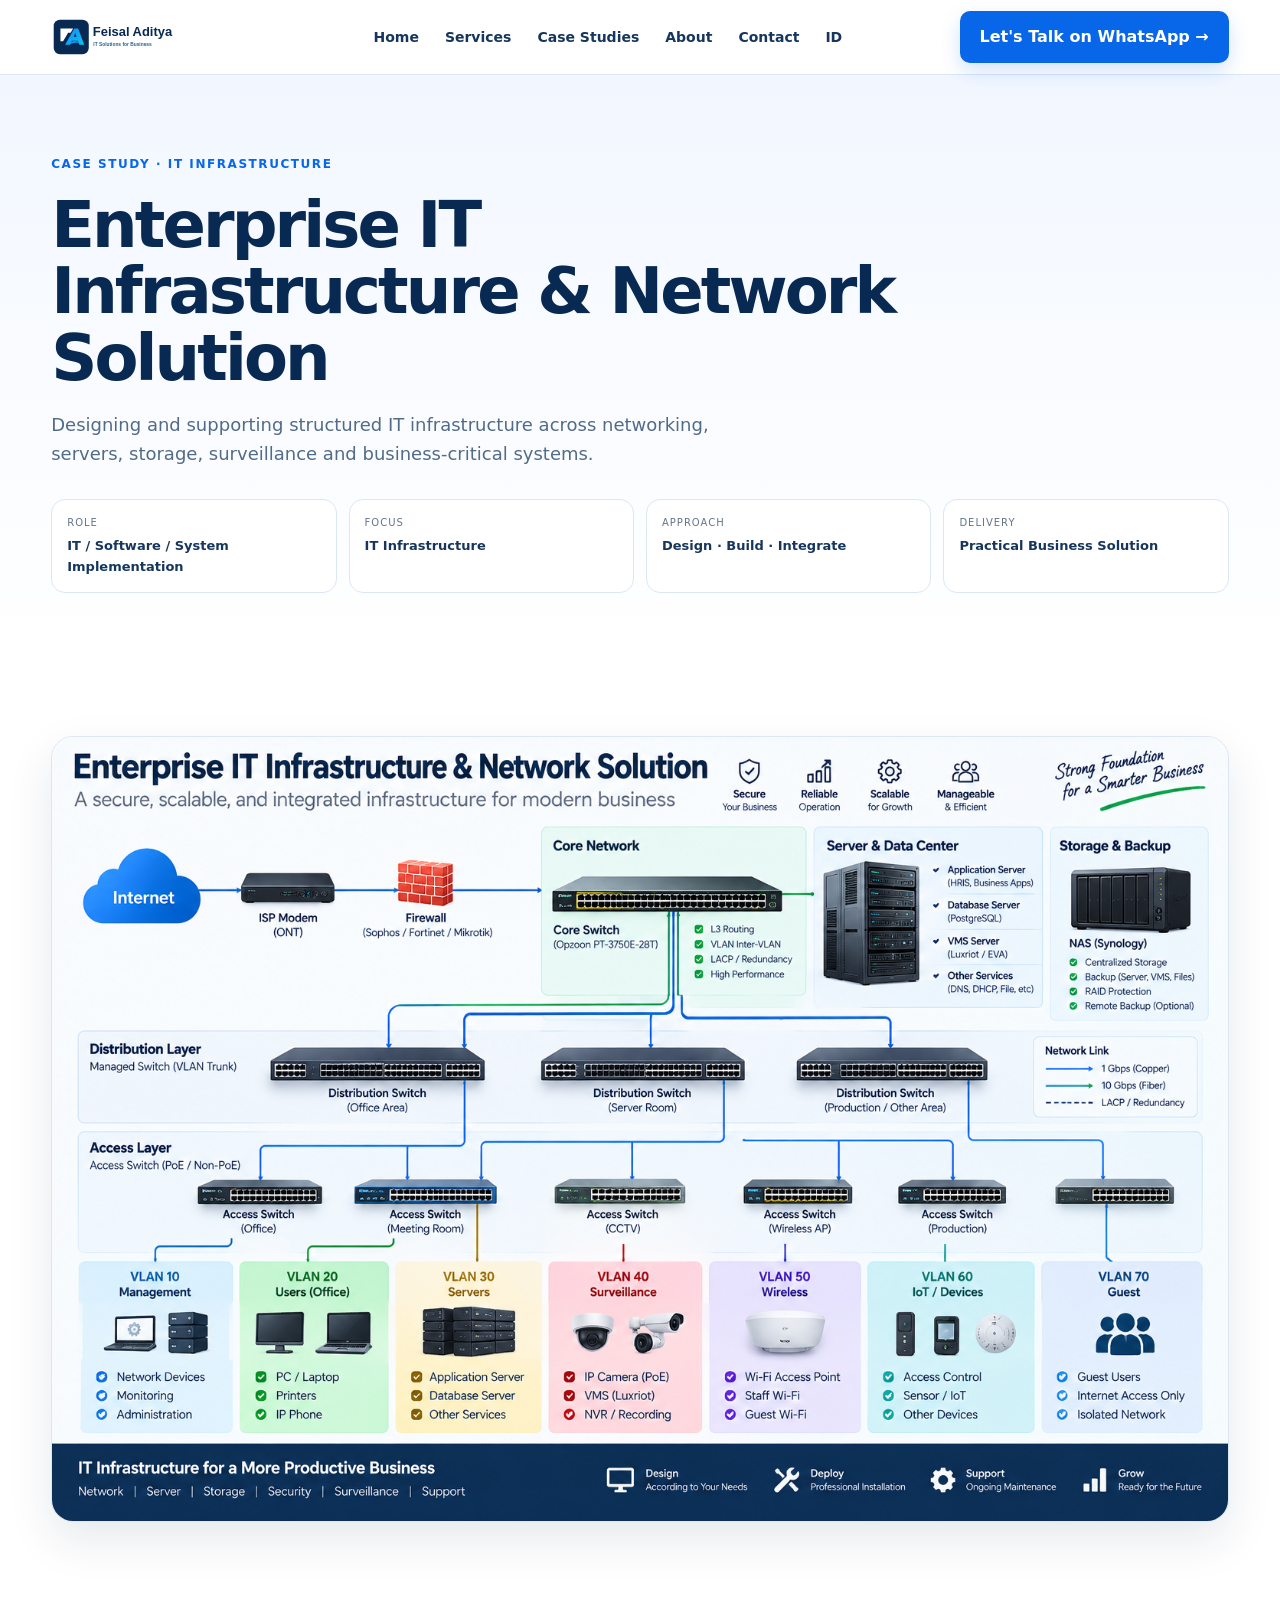
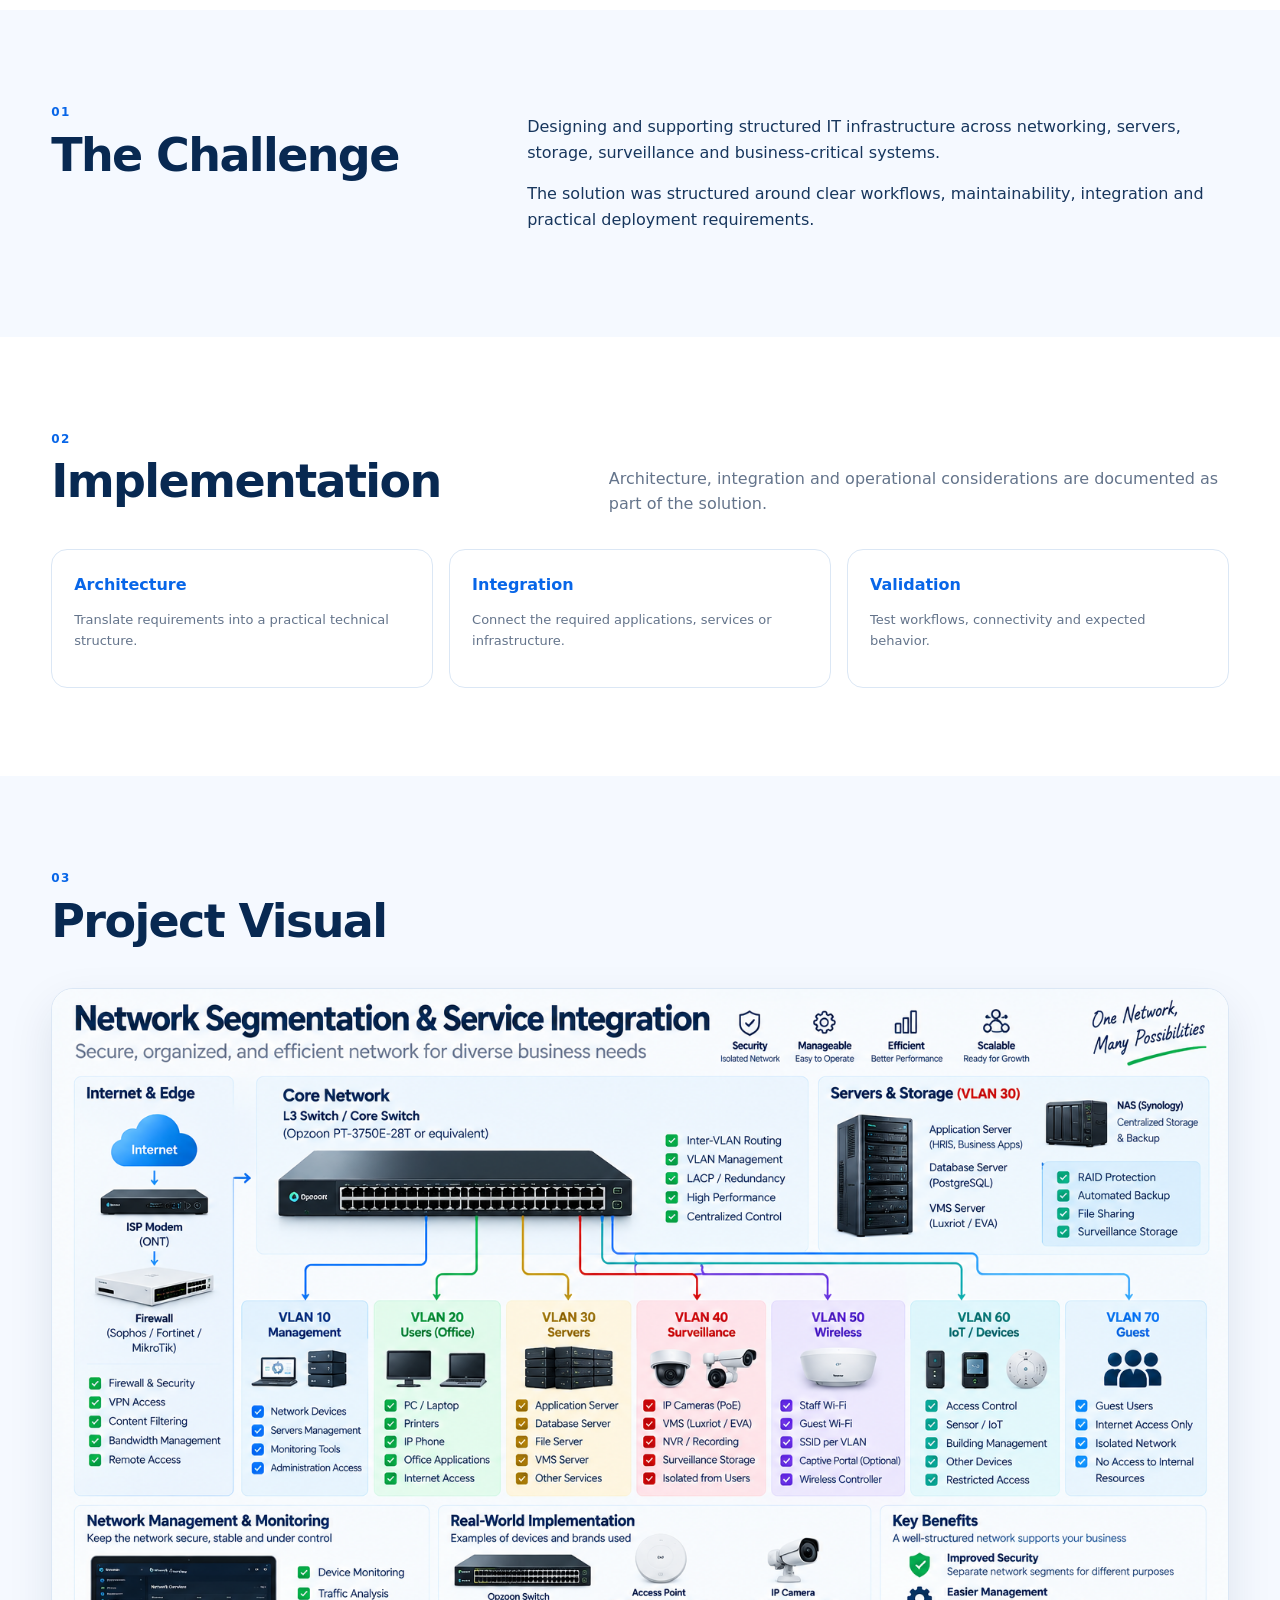
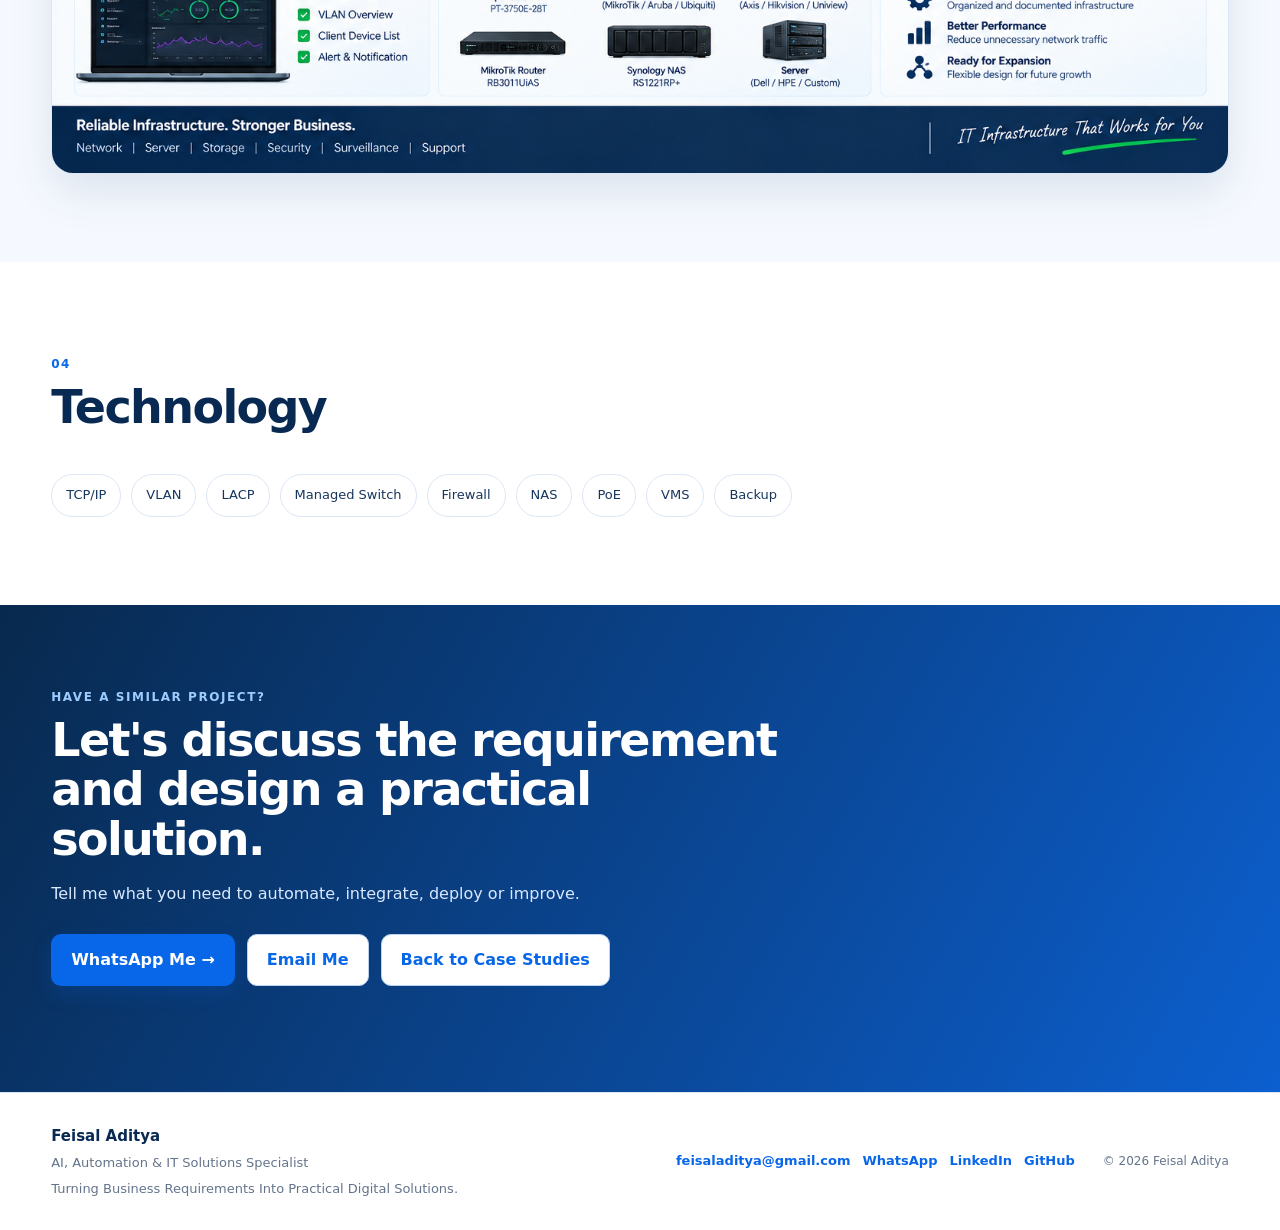
<file: case-studies/enterprise-it-infrastructure.html>
<!doctype html>
<html lang="en"><head><meta charset="utf-8"><meta name="viewport" content="width=device-width, initial-scale=1">
<title>Enterprise IT Infrastructure & Network Solution — Feisal Aditya</title><meta name="description" content="Designing and supporting structured IT infrastructure across networking, servers, storage, surveillance and business-critical systems.">
<link rel="icon" type="image/png" sizes="32x32" href="../assets/favicon/favicon-32x32.png">
<link rel="icon" type="image/png" sizes="16x16" href="../assets/favicon/favicon-16x16.png">
<link rel="apple-touch-icon" href="../assets/favicon/apple-touch-icon.png">
<meta name="theme-color" content="#082952">
<meta property="og:type" content="website">
<meta property="og:site_name" content="Feisal Aditya">
<meta property="og:image" content="https://feisaladitya.github.io/assets/images/og-image.png">
<meta property="og:url" content="https://feisaladitya.github.io/case-studies/enterprise-it-infrastructure.html">
<meta name="twitter:card" content="summary_large_image">
<meta name="twitter:image" content="https://feisaladitya.github.io/assets/images/og-image.png">
<link rel="canonical" href="https://feisaladitya.github.io/case-studies/enterprise-it-infrastructure.html">
<link rel="stylesheet" href="../assets/css/style.css"></head><body>
<nav class="navbar">
  <div class="container nav-inner">
    <a class="brand" href="../index.html" aria-label="Feisal Aditya home"><img src="../assets/logo/logo-primary.svg" alt="Feisal Aditya — IT Solutions for Business"></a>
    <div class="nav-links">
      <a href="../index.html">Home</a>
      <a href="../index.html#services">Services</a>
      <a href="../index.html#case-studies">Case Studies</a>
      <a href="../index.html#about">About</a>
      <a href="../index.html#contact">Contact</a><a href="../id/case-studies/enterprise-it-infrastructure.html">ID</a>
    </div>
    <a class="btn btn-primary nav-cta" href="https://wa.me/6285225042315?text=Halo%20Feisal%2C%20saya%20menemukan%20portfolio%20Anda%20di%20website%20feisaladitya.github.io%20dan%20ingin%20berdiskusi%20mengenai%20project." target="_blank" rel="noopener">Let's Talk on WhatsApp →</a>
    <button class="menu-toggle" type="button" aria-label="Open menu" aria-expanded="false" aria-controls="mobile-nav">☰</button>
  </div>
  <div class="mobile-nav" id="mobile-nav">
    <a href="../index.html#services">Services</a><a href="../index.html#case-studies">Case Studies</a><a href="../index.html#about">About</a><a href="../index.html#contact">Contact</a><a href="../id/case-studies/enterprise-it-infrastructure.html">Bahasa Indonesia (ID)</a>
    <a class="btn btn-primary" href="https://wa.me/6285225042315?text=Halo%20Feisal%2C%20saya%20menemukan%20portfolio%20Anda%20di%20website%20feisaladitya.github.io%20dan%20ingin%20berdiskusi%20mengenai%20project." target="_blank" rel="noopener">Let's Talk on WhatsApp →</a>
  </div>
</nav>

<header class="case-hero"><div class="container">
<span class="eyebrow">CASE STUDY · IT INFRASTRUCTURE</span><h1>Enterprise IT Infrastructure & Network Solution</h1><p class="lead">Designing and supporting structured IT infrastructure across networking, servers, storage, surveillance and business-critical systems.</p>
<div class="case-meta"><div class="meta"><small>ROLE</small><strong>IT / Software / System Implementation</strong></div><div class="meta"><small>FOCUS</small><strong>IT Infrastructure</strong></div><div class="meta"><small>APPROACH</small><strong>Design · Build · Integrate</strong></div><div class="meta"><small>DELIVERY</small><strong>Practical Business Solution</strong></div></div>
</div></header>
<section class="section"><div class="container"><div class="visual"><img src="../assets/case-studies/enterprise-it-infrastructure.png" alt="Enterprise IT Infrastructure & Network Solution architecture" loading="lazy"></div></div></section>
<section class="section alt"><div class="container two-col"><div><span class="section-kicker">01</span><h2>The Challenge</h2></div><div><p>Designing and supporting structured IT infrastructure across networking, servers, storage, surveillance and business-critical systems.</p><p>The solution was structured around clear workflows, maintainability, integration and practical deployment requirements.</p></div></div></section>
<section class="section"><div class="container"><div class="section-head"><div><span class="section-kicker">02</span><h2>Implementation</h2></div><p>Architecture, integration and operational considerations are documented as part of the solution.</p></div><div class="feature-grid">
<div class="feature"><strong>Architecture</strong><p>Translate requirements into a practical technical structure.</p></div>
<div class="feature"><strong>Integration</strong><p>Connect the required applications, services or infrastructure.</p></div>
<div class="feature"><strong>Validation</strong><p>Test workflows, connectivity and expected behavior.</p></div>
</div></div></section>
<section class="section alt"><div class="container"><div class="section-head"><div><span class="section-kicker">03</span><h2>Project Visual</h2></div></div><div class="visual"><img src="../assets/case-studies/network-segmentation-architecture.png" alt="Enterprise IT Infrastructure & Network Solution supporting visual" loading="lazy"></div></div></section>
<section class="section"><div class="container"><div class="section-head"><div><span class="section-kicker">04</span><h2>Technology</h2></div></div><div class="tech-grid"><span class="tech">TCP/IP</span><span class="tech">VLAN</span><span class="tech">LACP</span><span class="tech">Managed Switch</span><span class="tech">Firewall</span><span class="tech">NAS</span><span class="tech">PoE</span><span class="tech">VMS</span><span class="tech">Backup</span></div></div></section>
<section class="cta"><div class="container"><span class="eyebrow" style="color:#9dccff">HAVE A SIMILAR PROJECT?</span><h2>Let's discuss the requirement and design a practical solution.</h2><p>Tell me what you need to automate, integrate, deploy or improve.</p><div class="actions"><a class="btn btn-primary" href="https://wa.me/6285225042315?text=Halo%20Feisal%2C%20saya%20menemukan%20portfolio%20Anda%20di%20website%20feisaladitya.github.io%20dan%20ingin%20berdiskusi%20mengenai%20project." target="_blank" rel="noopener">WhatsApp Me →</a><a class="btn btn-secondary" href="mailto:feisaladitya@gmail.com">Email Me</a><a class="btn btn-secondary" href="../index.html#case-studies">Back to Case Studies</a></div></div></section>

<footer class="footer">
  <div class="container footer-grid">
    <div>
      <strong>Feisal Aditya</strong>
      <p>AI, Automation & IT Solutions Specialist</p>
      <p>Turning Business Requirements Into Practical Digital Solutions.</p>
    </div>
    <div class="footer-links">
      <a href="mailto:feisaladitya@gmail.com">feisaladitya@gmail.com</a>
      <a href="https://wa.me/6285225042315?text=Halo%20Feisal%2C%20saya%20menemukan%20portfolio%20Anda%20di%20website%20feisaladitya.github.io%20dan%20ingin%20berdiskusi%20mengenai%20project." target="_blank" rel="noopener">WhatsApp</a>
      <a href="https://www.linkedin.com/in/feisal-aditya-b5857271/" target="_blank" rel="noopener">LinkedIn</a>
      <a href="https://github.com/feisaladitya" target="_blank" rel="noopener">GitHub</a>
    </div>
    <div class="footer-bottom">© 2026 Feisal Aditya</div>
  </div>
</footer>
<script src="../assets/js/main.js"></script></body></html>
</file>
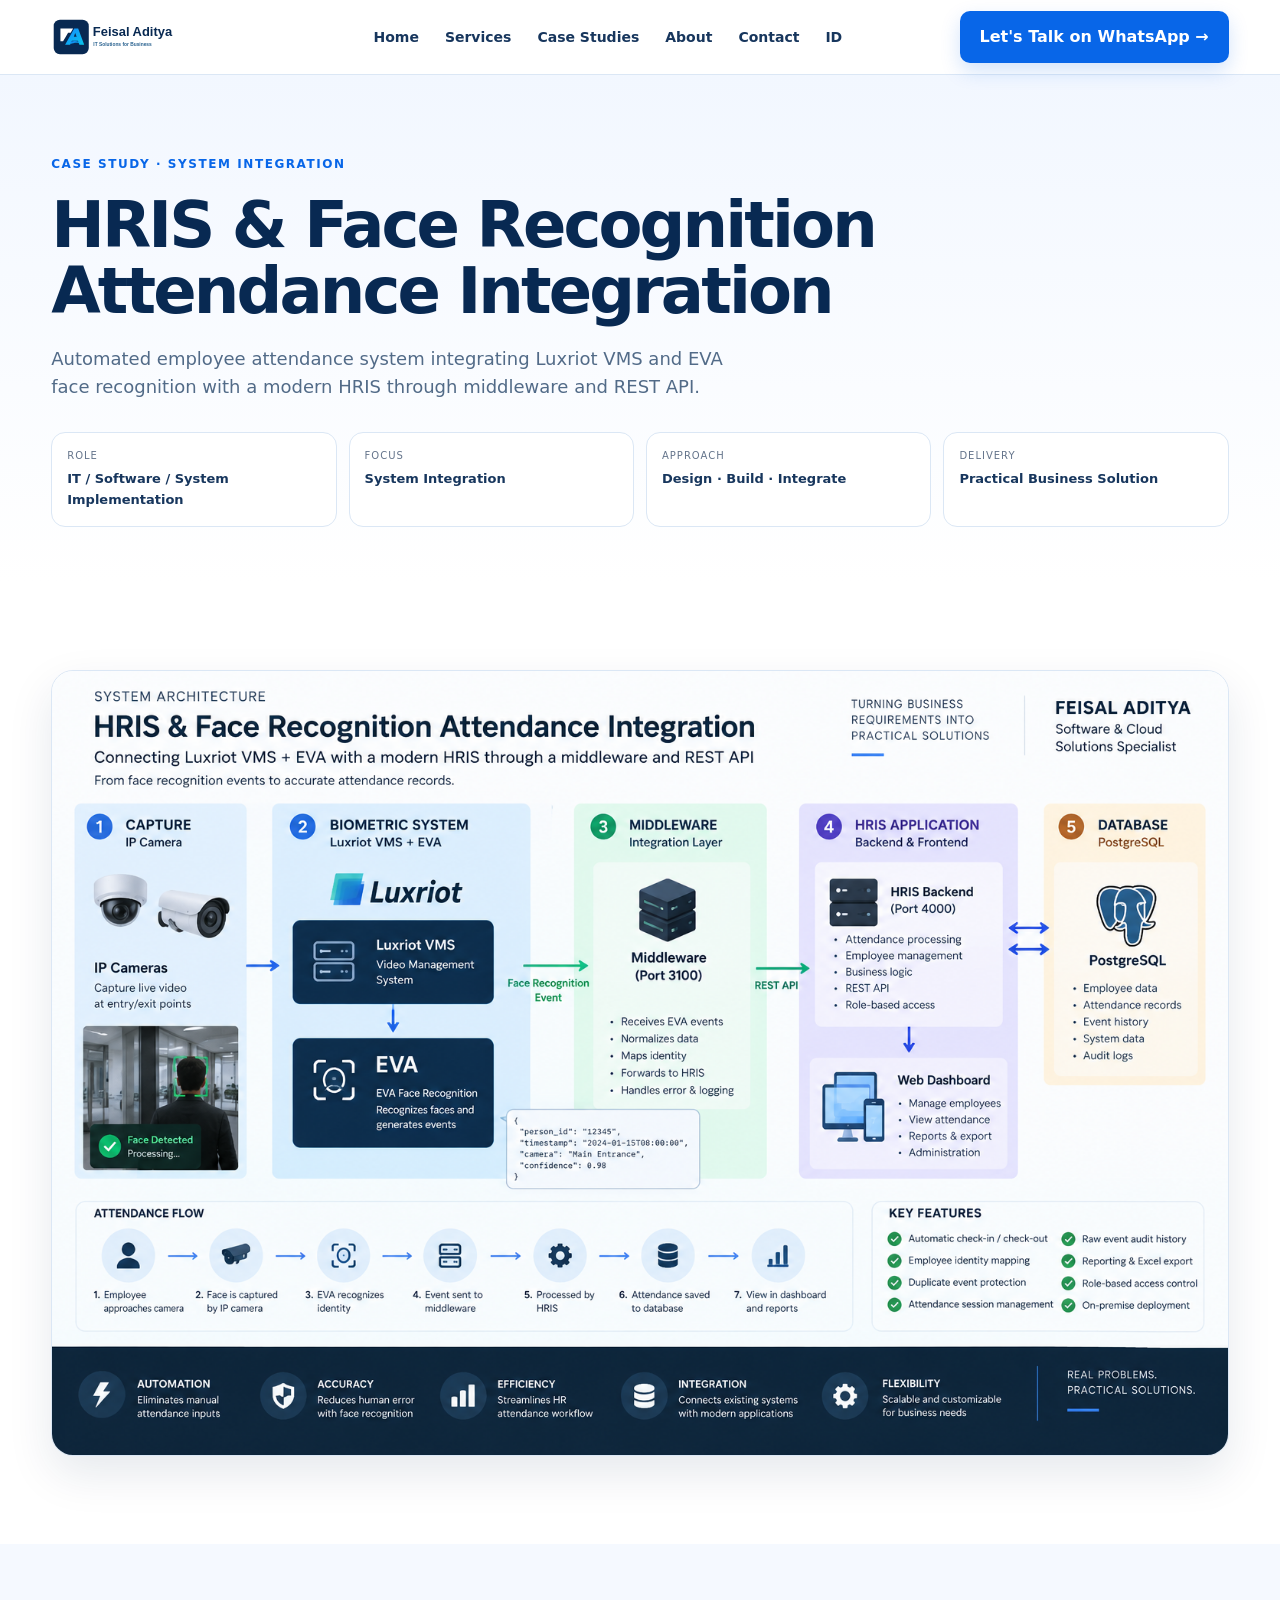
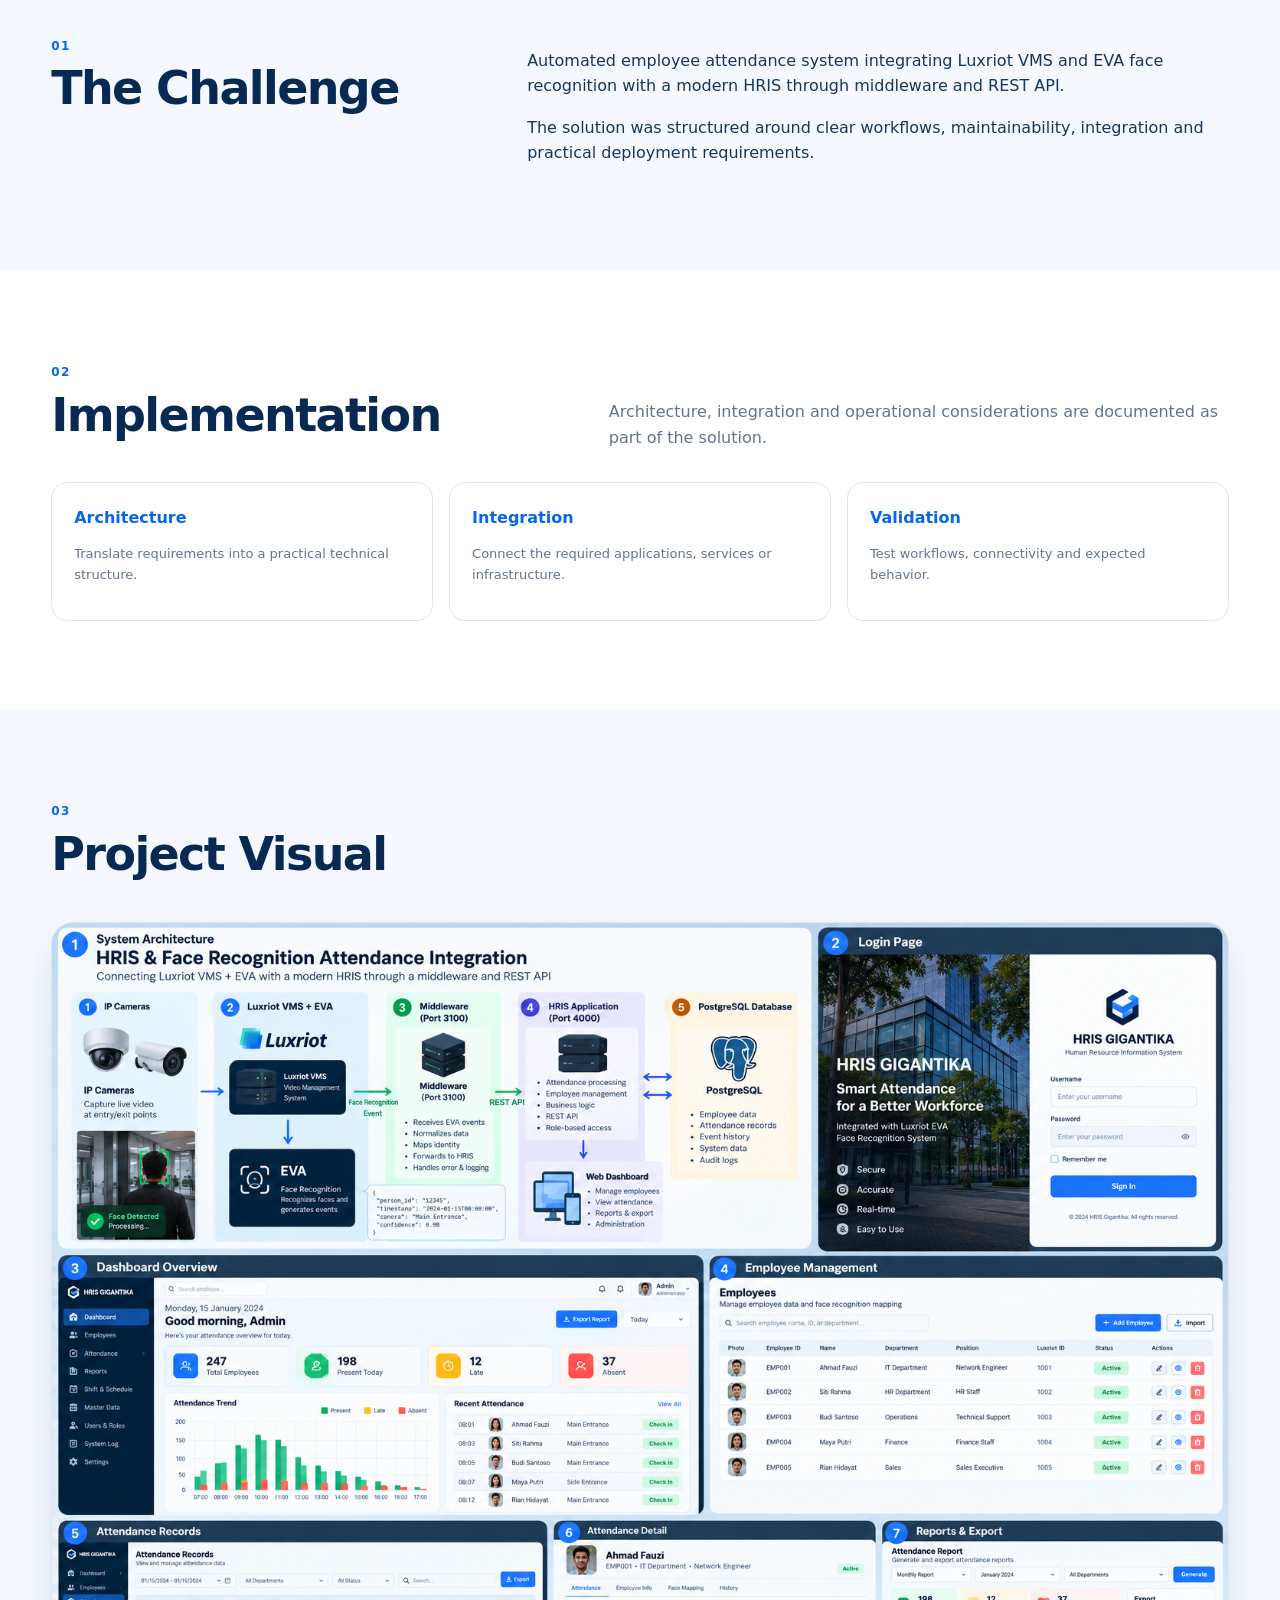
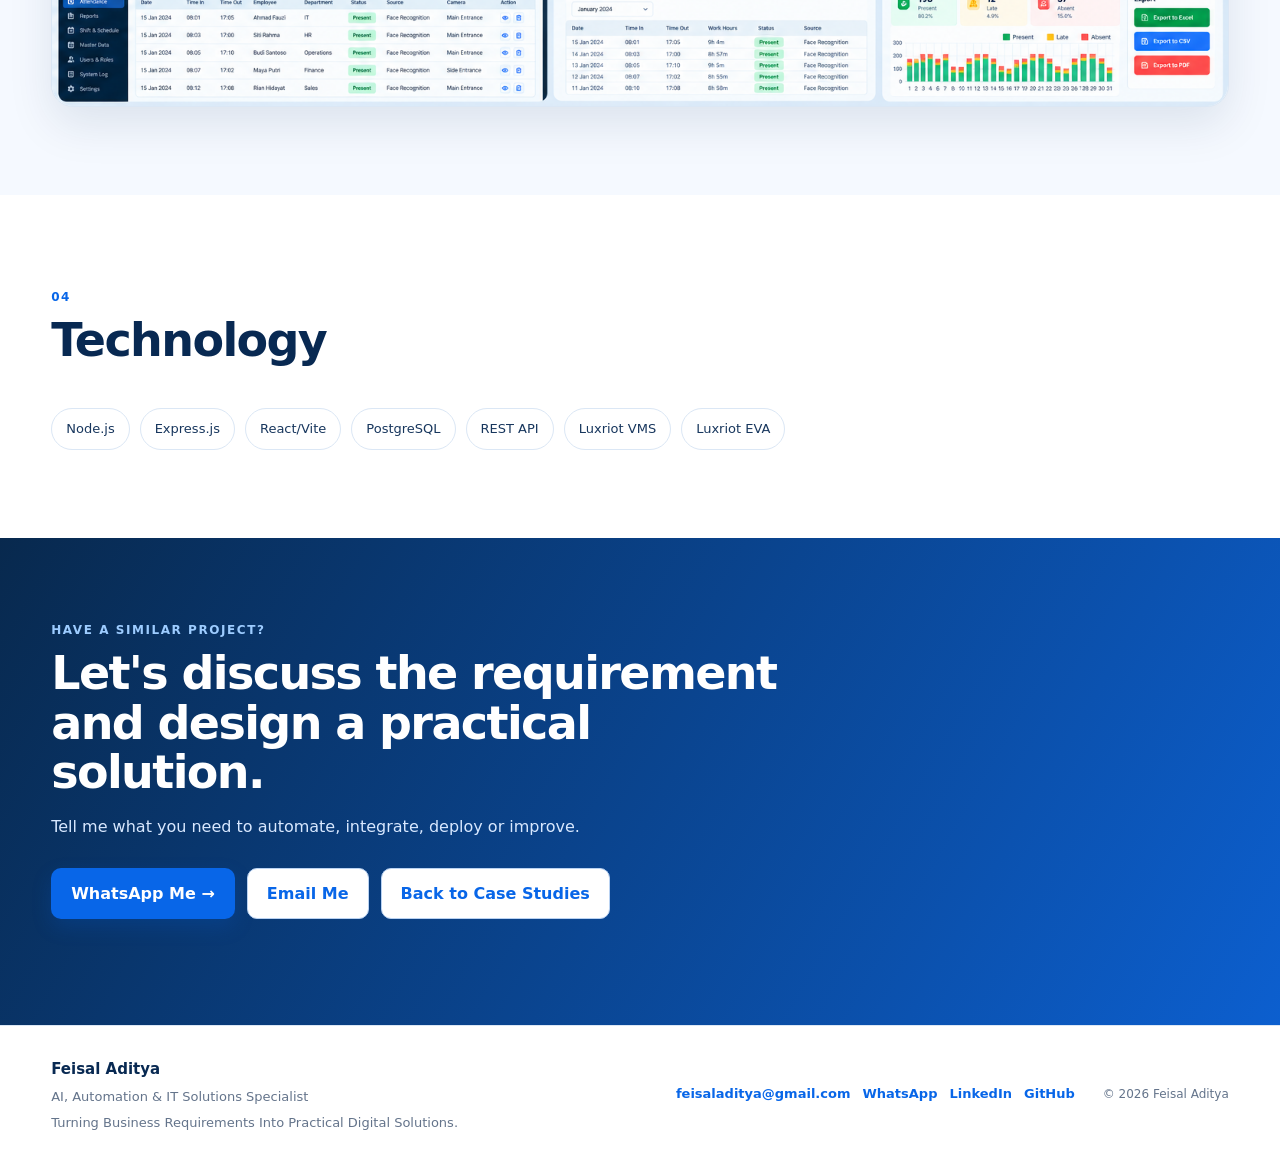
<file: case-studies/hris-face-recognition.html>
<!doctype html>
<html lang="en"><head><meta charset="utf-8"><meta name="viewport" content="width=device-width, initial-scale=1">
<title>HRIS & Face Recognition Attendance Integration — Feisal Aditya</title><meta name="description" content="Automated employee attendance system integrating Luxriot VMS and EVA face recognition with a modern HRIS through middleware and REST API.">
<link rel="icon" type="image/png" sizes="32x32" href="../assets/favicon/favicon-32x32.png">
<link rel="icon" type="image/png" sizes="16x16" href="../assets/favicon/favicon-16x16.png">
<link rel="apple-touch-icon" href="../assets/favicon/apple-touch-icon.png">
<meta name="theme-color" content="#082952">
<meta property="og:type" content="website">
<meta property="og:site_name" content="Feisal Aditya">
<meta property="og:image" content="https://feisaladitya.github.io/assets/images/og-image.png">
<meta property="og:url" content="https://feisaladitya.github.io/case-studies/hris-face-recognition.html">
<meta name="twitter:card" content="summary_large_image">
<meta name="twitter:image" content="https://feisaladitya.github.io/assets/images/og-image.png">
<link rel="canonical" href="https://feisaladitya.github.io/case-studies/hris-face-recognition.html">
<link rel="stylesheet" href="../assets/css/style.css"></head><body>
<nav class="navbar">
  <div class="container nav-inner">
    <a class="brand" href="../index.html" aria-label="Feisal Aditya home"><img src="../assets/logo/logo-primary.svg" alt="Feisal Aditya — IT Solutions for Business"></a>
    <div class="nav-links">
      <a href="../index.html">Home</a>
      <a href="../index.html#services">Services</a>
      <a href="../index.html#case-studies">Case Studies</a>
      <a href="../index.html#about">About</a>
      <a href="../index.html#contact">Contact</a><a href="../id/case-studies/hris-face-recognition.html">ID</a>
    </div>
    <a class="btn btn-primary nav-cta" href="https://wa.me/6285225042315?text=Halo%20Feisal%2C%20saya%20menemukan%20portfolio%20Anda%20di%20website%20feisaladitya.github.io%20dan%20ingin%20berdiskusi%20mengenai%20project." target="_blank" rel="noopener">Let's Talk on WhatsApp →</a>
    <button class="menu-toggle" type="button" aria-label="Open menu" aria-expanded="false" aria-controls="mobile-nav">☰</button>
  </div>
  <div class="mobile-nav" id="mobile-nav">
    <a href="../index.html#services">Services</a><a href="../index.html#case-studies">Case Studies</a><a href="../index.html#about">About</a><a href="../index.html#contact">Contact</a><a href="../id/case-studies/hris-face-recognition.html">Bahasa Indonesia (ID)</a>
    <a class="btn btn-primary" href="https://wa.me/6285225042315?text=Halo%20Feisal%2C%20saya%20menemukan%20portfolio%20Anda%20di%20website%20feisaladitya.github.io%20dan%20ingin%20berdiskusi%20mengenai%20project." target="_blank" rel="noopener">Let's Talk on WhatsApp →</a>
  </div>
</nav>

<header class="case-hero"><div class="container">
<span class="eyebrow">CASE STUDY · SYSTEM INTEGRATION</span><h1>HRIS & Face Recognition Attendance Integration</h1><p class="lead">Automated employee attendance system integrating Luxriot VMS and EVA face recognition with a modern HRIS through middleware and REST API.</p>
<div class="case-meta"><div class="meta"><small>ROLE</small><strong>IT / Software / System Implementation</strong></div><div class="meta"><small>FOCUS</small><strong>System Integration</strong></div><div class="meta"><small>APPROACH</small><strong>Design · Build · Integrate</strong></div><div class="meta"><small>DELIVERY</small><strong>Practical Business Solution</strong></div></div>
</div></header>
<section class="section"><div class="container"><div class="visual"><img src="../assets/case-studies/hris-architecture.png" alt="HRIS & Face Recognition Attendance Integration architecture" loading="lazy"></div></div></section>
<section class="section alt"><div class="container two-col"><div><span class="section-kicker">01</span><h2>The Challenge</h2></div><div><p>Automated employee attendance system integrating Luxriot VMS and EVA face recognition with a modern HRIS through middleware and REST API.</p><p>The solution was structured around clear workflows, maintainability, integration and practical deployment requirements.</p></div></div></section>
<section class="section"><div class="container"><div class="section-head"><div><span class="section-kicker">02</span><h2>Implementation</h2></div><p>Architecture, integration and operational considerations are documented as part of the solution.</p></div><div class="feature-grid">
<div class="feature"><strong>Architecture</strong><p>Translate requirements into a practical technical structure.</p></div>
<div class="feature"><strong>Integration</strong><p>Connect the required applications, services or infrastructure.</p></div>
<div class="feature"><strong>Validation</strong><p>Test workflows, connectivity and expected behavior.</p></div>
</div></div></section>
<section class="section alt"><div class="container"><div class="section-head"><div><span class="section-kicker">03</span><h2>Project Visual</h2></div></div><div class="visual"><img src="../assets/case-studies/hris-ui-showcase.png" alt="HRIS & Face Recognition Attendance Integration supporting visual" loading="lazy"></div></div></section>
<section class="section"><div class="container"><div class="section-head"><div><span class="section-kicker">04</span><h2>Technology</h2></div></div><div class="tech-grid"><span class="tech">Node.js</span><span class="tech">Express.js</span><span class="tech">React/Vite</span><span class="tech">PostgreSQL</span><span class="tech">REST API</span><span class="tech">Luxriot VMS</span><span class="tech">Luxriot EVA</span></div></div></section>
<section class="cta"><div class="container"><span class="eyebrow" style="color:#9dccff">HAVE A SIMILAR PROJECT?</span><h2>Let's discuss the requirement and design a practical solution.</h2><p>Tell me what you need to automate, integrate, deploy or improve.</p><div class="actions"><a class="btn btn-primary" href="https://wa.me/6285225042315?text=Halo%20Feisal%2C%20saya%20menemukan%20portfolio%20Anda%20di%20website%20feisaladitya.github.io%20dan%20ingin%20berdiskusi%20mengenai%20project." target="_blank" rel="noopener">WhatsApp Me →</a><a class="btn btn-secondary" href="mailto:feisaladitya@gmail.com">Email Me</a><a class="btn btn-secondary" href="../index.html#case-studies">Back to Case Studies</a></div></div></section>

<footer class="footer">
  <div class="container footer-grid">
    <div>
      <strong>Feisal Aditya</strong>
      <p>AI, Automation & IT Solutions Specialist</p>
      <p>Turning Business Requirements Into Practical Digital Solutions.</p>
    </div>
    <div class="footer-links">
      <a href="mailto:feisaladitya@gmail.com">feisaladitya@gmail.com</a>
      <a href="https://wa.me/6285225042315?text=Halo%20Feisal%2C%20saya%20menemukan%20portfolio%20Anda%20di%20website%20feisaladitya.github.io%20dan%20ingin%20berdiskusi%20mengenai%20project." target="_blank" rel="noopener">WhatsApp</a>
      <a href="https://www.linkedin.com/in/feisal-aditya-b5857271/" target="_blank" rel="noopener">LinkedIn</a>
      <a href="https://github.com/feisaladitya" target="_blank" rel="noopener">GitHub</a>
    </div>
    <div class="footer-bottom">© 2026 Feisal Aditya</div>
  </div>
</footer>
<script src="../assets/js/main.js"></script></body></html>
</file>
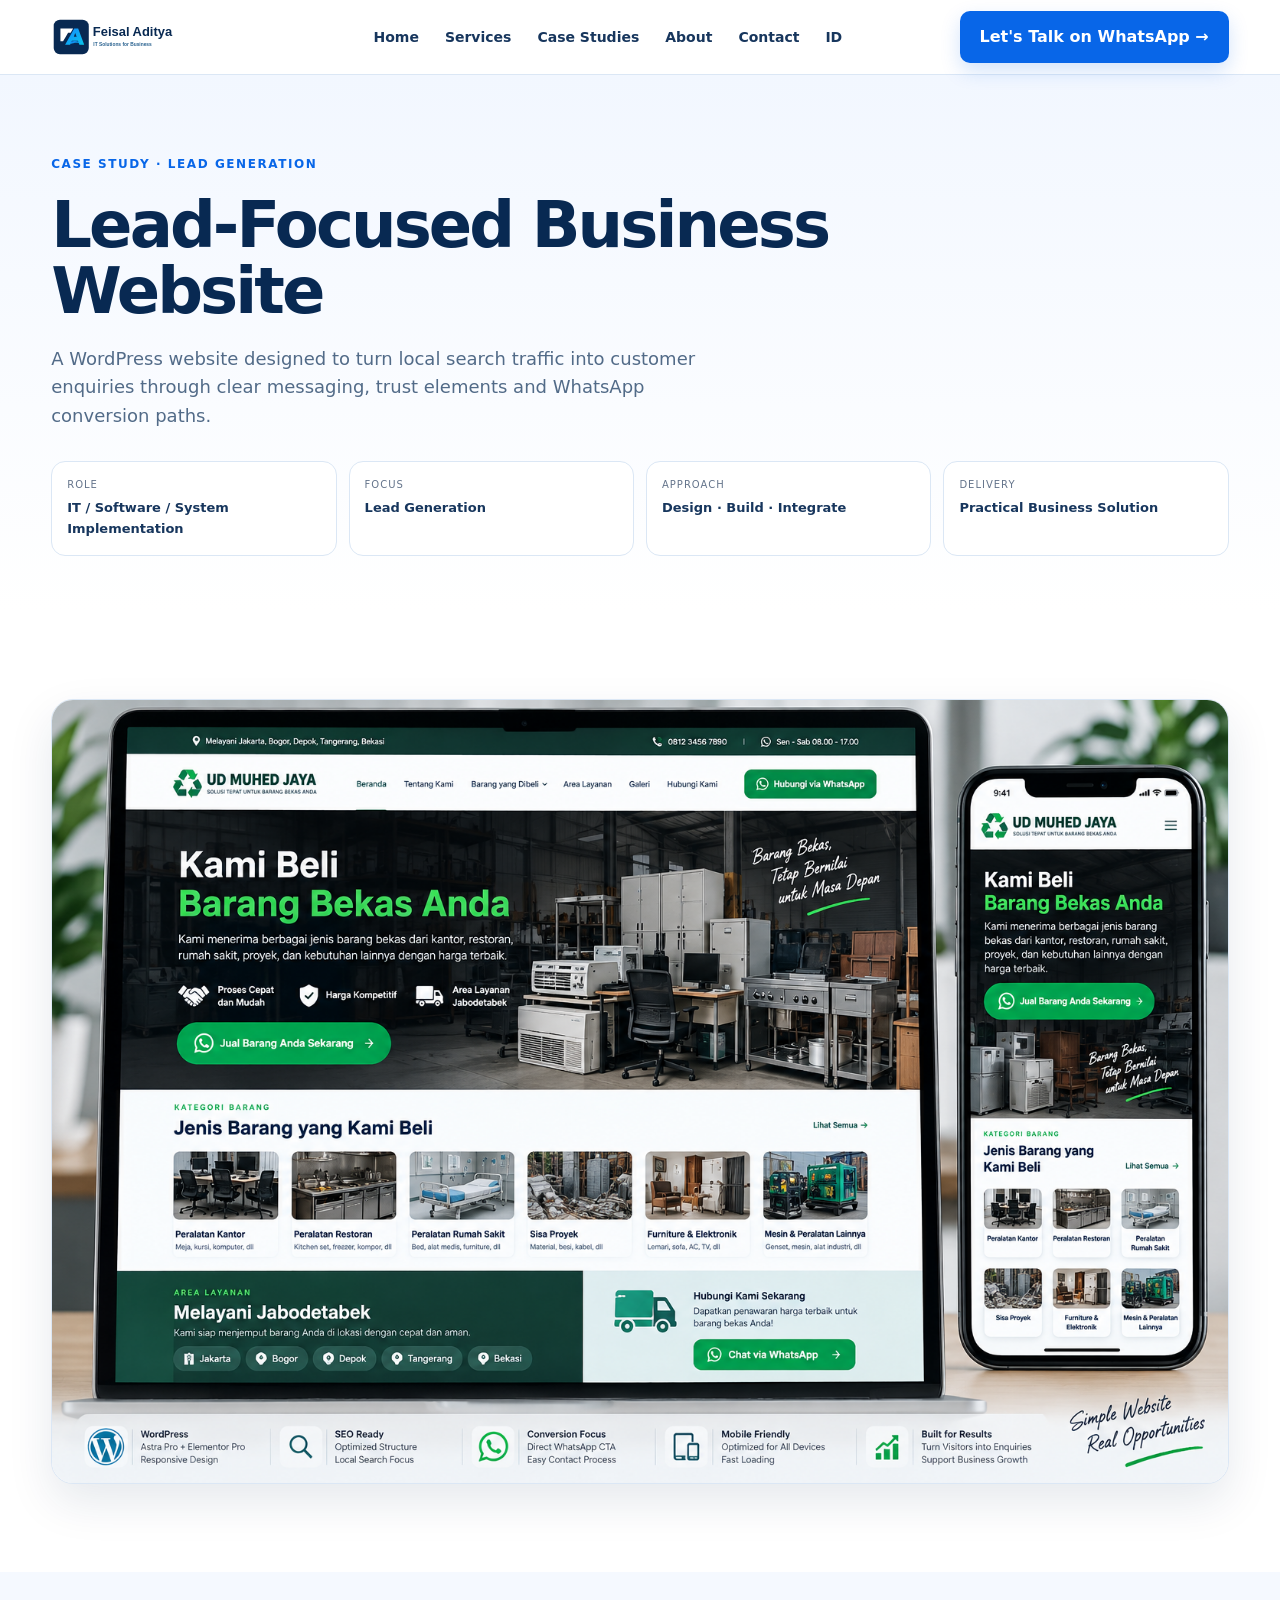
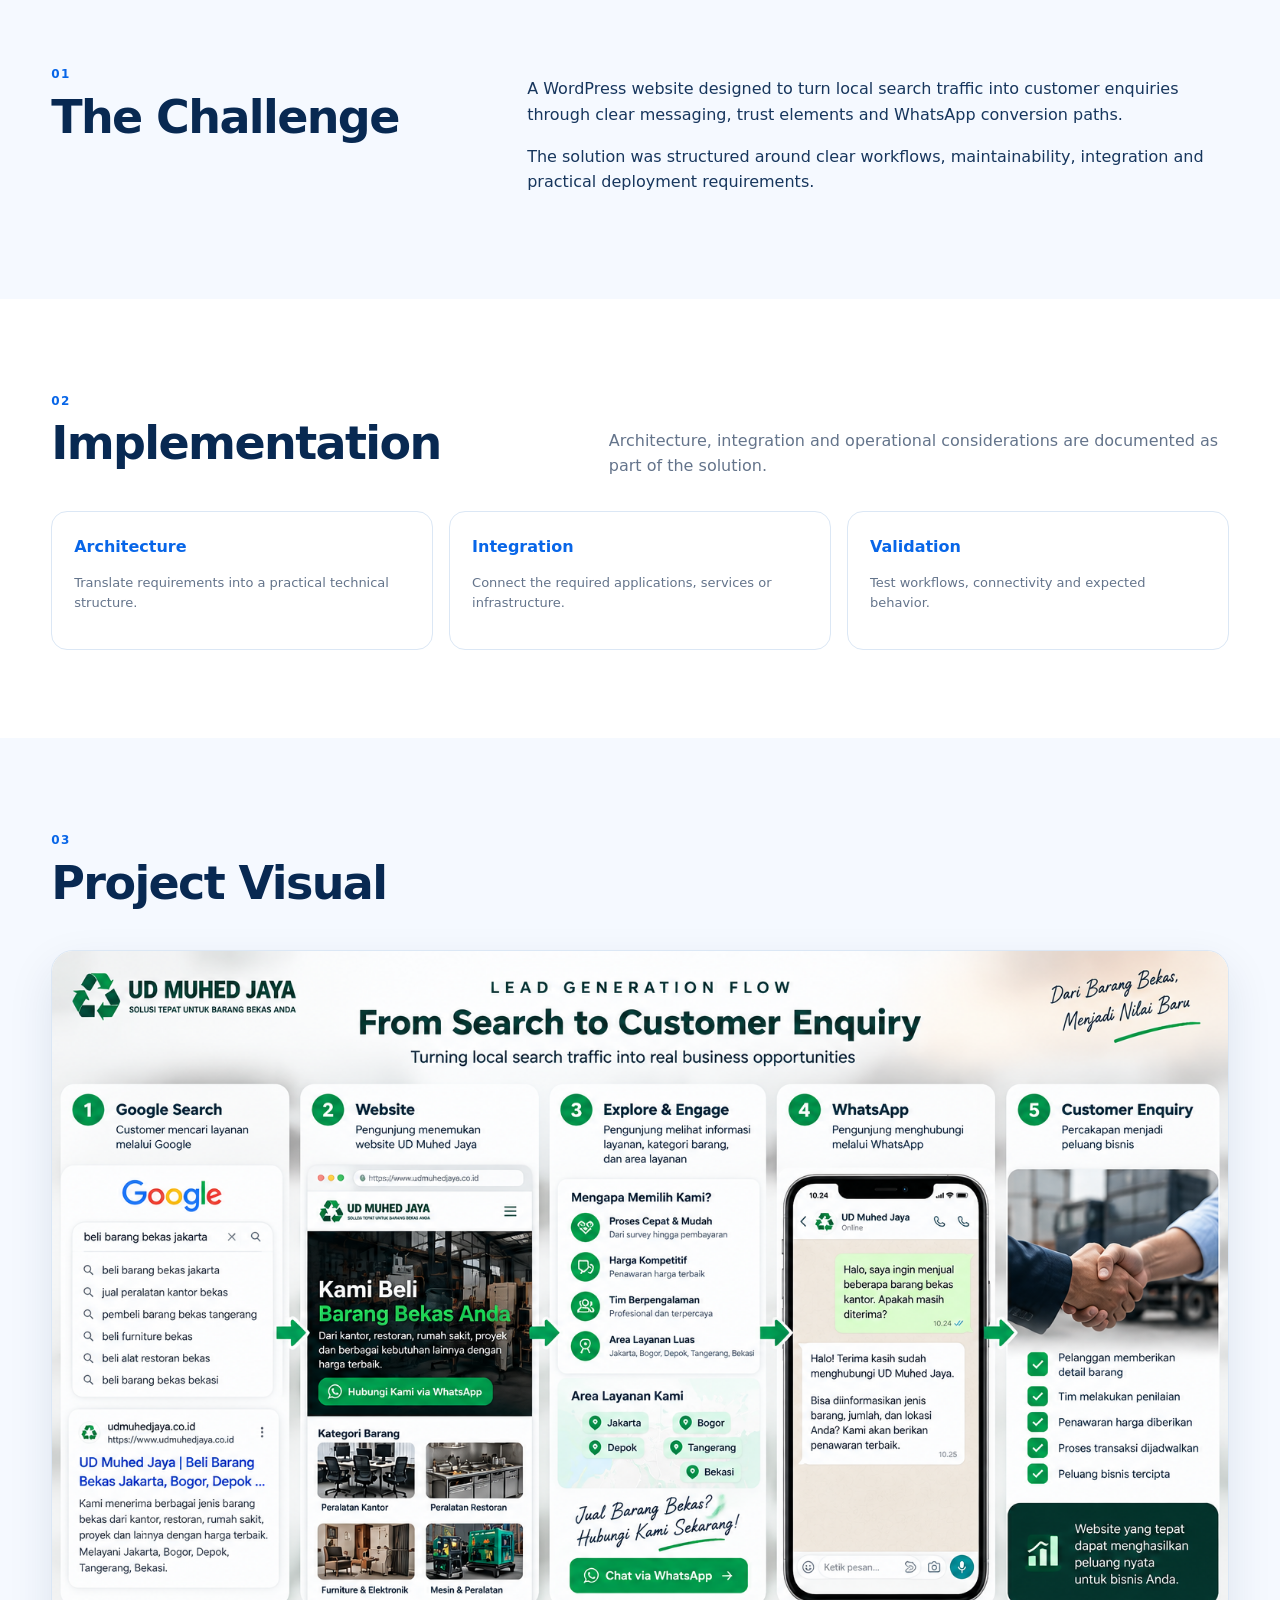
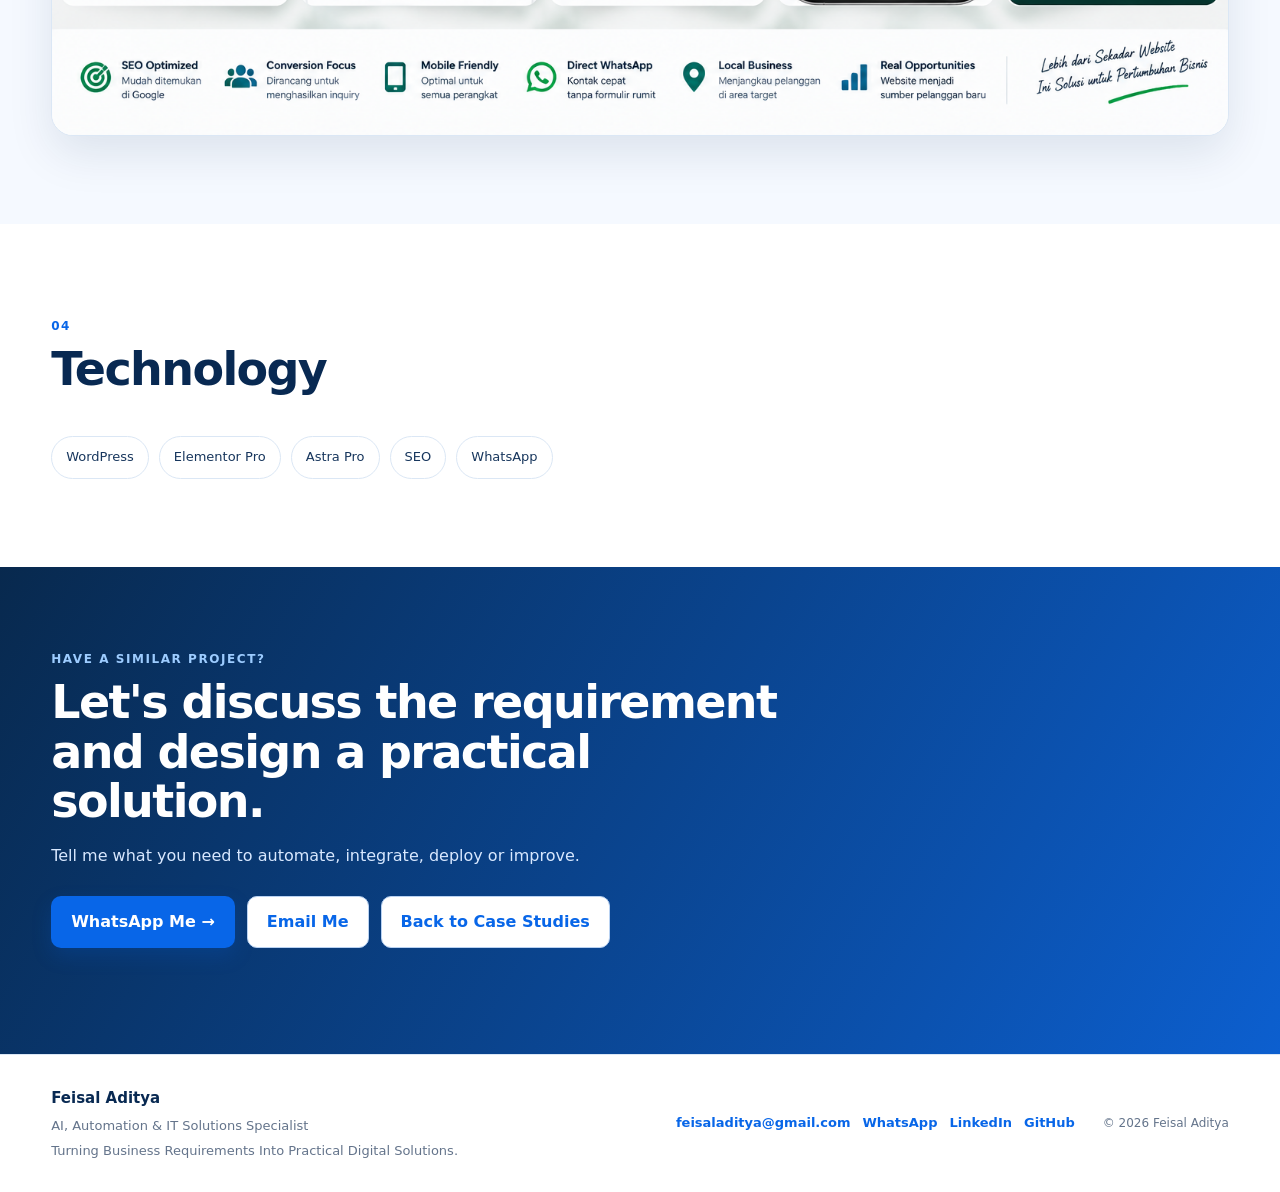
<file: case-studies/lead-focused-website.html>
<!doctype html>
<html lang="en"><head><meta charset="utf-8"><meta name="viewport" content="width=device-width, initial-scale=1">
<title>Lead-Focused Business Website — Feisal Aditya</title><meta name="description" content="A WordPress website designed to turn local search traffic into customer enquiries through clear messaging, trust elements and WhatsApp conversion paths.">
<link rel="icon" type="image/png" sizes="32x32" href="../assets/favicon/favicon-32x32.png">
<link rel="icon" type="image/png" sizes="16x16" href="../assets/favicon/favicon-16x16.png">
<link rel="apple-touch-icon" href="../assets/favicon/apple-touch-icon.png">
<meta name="theme-color" content="#082952">
<meta property="og:type" content="website">
<meta property="og:site_name" content="Feisal Aditya">
<meta property="og:image" content="https://feisaladitya.github.io/assets/images/og-image.png">
<meta property="og:url" content="https://feisaladitya.github.io/case-studies/lead-focused-website.html">
<meta name="twitter:card" content="summary_large_image">
<meta name="twitter:image" content="https://feisaladitya.github.io/assets/images/og-image.png">
<link rel="canonical" href="https://feisaladitya.github.io/case-studies/lead-focused-website.html">
<link rel="stylesheet" href="../assets/css/style.css"></head><body>
<nav class="navbar">
  <div class="container nav-inner">
    <a class="brand" href="../index.html" aria-label="Feisal Aditya home"><img src="../assets/logo/logo-primary.svg" alt="Feisal Aditya — IT Solutions for Business"></a>
    <div class="nav-links">
      <a href="../index.html">Home</a>
      <a href="../index.html#services">Services</a>
      <a href="../index.html#case-studies">Case Studies</a>
      <a href="../index.html#about">About</a>
      <a href="../index.html#contact">Contact</a><a href="../id/case-studies/lead-focused-website.html">ID</a>
    </div>
    <a class="btn btn-primary nav-cta" href="https://wa.me/6285225042315?text=Halo%20Feisal%2C%20saya%20menemukan%20portfolio%20Anda%20di%20website%20feisaladitya.github.io%20dan%20ingin%20berdiskusi%20mengenai%20project." target="_blank" rel="noopener">Let's Talk on WhatsApp →</a>
    <button class="menu-toggle" type="button" aria-label="Open menu" aria-expanded="false" aria-controls="mobile-nav">☰</button>
  </div>
  <div class="mobile-nav" id="mobile-nav">
    <a href="../index.html#services">Services</a><a href="../index.html#case-studies">Case Studies</a><a href="../index.html#about">About</a><a href="../index.html#contact">Contact</a><a href="../id/case-studies/lead-focused-website.html">Bahasa Indonesia (ID)</a>
    <a class="btn btn-primary" href="https://wa.me/6285225042315?text=Halo%20Feisal%2C%20saya%20menemukan%20portfolio%20Anda%20di%20website%20feisaladitya.github.io%20dan%20ingin%20berdiskusi%20mengenai%20project." target="_blank" rel="noopener">Let's Talk on WhatsApp →</a>
  </div>
</nav>

<header class="case-hero"><div class="container">
<span class="eyebrow">CASE STUDY · LEAD GENERATION</span><h1>Lead-Focused Business Website</h1><p class="lead">A WordPress website designed to turn local search traffic into customer enquiries through clear messaging, trust elements and WhatsApp conversion paths.</p>
<div class="case-meta"><div class="meta"><small>ROLE</small><strong>IT / Software / System Implementation</strong></div><div class="meta"><small>FOCUS</small><strong>Lead Generation</strong></div><div class="meta"><small>APPROACH</small><strong>Design · Build · Integrate</strong></div><div class="meta"><small>DELIVERY</small><strong>Practical Business Solution</strong></div></div>
</div></header>
<section class="section"><div class="container"><div class="visual"><img src="../assets/case-studies/ud-muhed-jaya-website-showcase.png" alt="Lead-Focused Business Website architecture" loading="lazy"></div></div></section>
<section class="section alt"><div class="container two-col"><div><span class="section-kicker">01</span><h2>The Challenge</h2></div><div><p>A WordPress website designed to turn local search traffic into customer enquiries through clear messaging, trust elements and WhatsApp conversion paths.</p><p>The solution was structured around clear workflows, maintainability, integration and practical deployment requirements.</p></div></div></section>
<section class="section"><div class="container"><div class="section-head"><div><span class="section-kicker">02</span><h2>Implementation</h2></div><p>Architecture, integration and operational considerations are documented as part of the solution.</p></div><div class="feature-grid">
<div class="feature"><strong>Architecture</strong><p>Translate requirements into a practical technical structure.</p></div>
<div class="feature"><strong>Integration</strong><p>Connect the required applications, services or infrastructure.</p></div>
<div class="feature"><strong>Validation</strong><p>Test workflows, connectivity and expected behavior.</p></div>
</div></div></section>
<section class="section alt"><div class="container"><div class="section-head"><div><span class="section-kicker">03</span><h2>Project Visual</h2></div></div><div class="visual"><img src="../assets/case-studies/ud-muhed-jaya-lead-generation-flow.png" alt="Lead-Focused Business Website supporting visual" loading="lazy"></div></div></section>
<section class="section"><div class="container"><div class="section-head"><div><span class="section-kicker">04</span><h2>Technology</h2></div></div><div class="tech-grid"><span class="tech">WordPress</span><span class="tech">Elementor Pro</span><span class="tech">Astra Pro</span><span class="tech">SEO</span><span class="tech">WhatsApp</span></div></div></section>
<section class="cta"><div class="container"><span class="eyebrow" style="color:#9dccff">HAVE A SIMILAR PROJECT?</span><h2>Let's discuss the requirement and design a practical solution.</h2><p>Tell me what you need to automate, integrate, deploy or improve.</p><div class="actions"><a class="btn btn-primary" href="https://wa.me/6285225042315?text=Halo%20Feisal%2C%20saya%20menemukan%20portfolio%20Anda%20di%20website%20feisaladitya.github.io%20dan%20ingin%20berdiskusi%20mengenai%20project." target="_blank" rel="noopener">WhatsApp Me →</a><a class="btn btn-secondary" href="mailto:feisaladitya@gmail.com">Email Me</a><a class="btn btn-secondary" href="../index.html#case-studies">Back to Case Studies</a></div></div></section>

<footer class="footer">
  <div class="container footer-grid">
    <div>
      <strong>Feisal Aditya</strong>
      <p>AI, Automation & IT Solutions Specialist</p>
      <p>Turning Business Requirements Into Practical Digital Solutions.</p>
    </div>
    <div class="footer-links">
      <a href="mailto:feisaladitya@gmail.com">feisaladitya@gmail.com</a>
      <a href="https://wa.me/6285225042315?text=Halo%20Feisal%2C%20saya%20menemukan%20portfolio%20Anda%20di%20website%20feisaladitya.github.io%20dan%20ingin%20berdiskusi%20mengenai%20project." target="_blank" rel="noopener">WhatsApp</a>
      <a href="https://www.linkedin.com/in/feisal-aditya-b5857271/" target="_blank" rel="noopener">LinkedIn</a>
      <a href="https://github.com/feisaladitya" target="_blank" rel="noopener">GitHub</a>
    </div>
    <div class="footer-bottom">© 2026 Feisal Aditya</div>
  </div>
</footer>
<script src="../assets/js/main.js"></script></body></html>
</file>
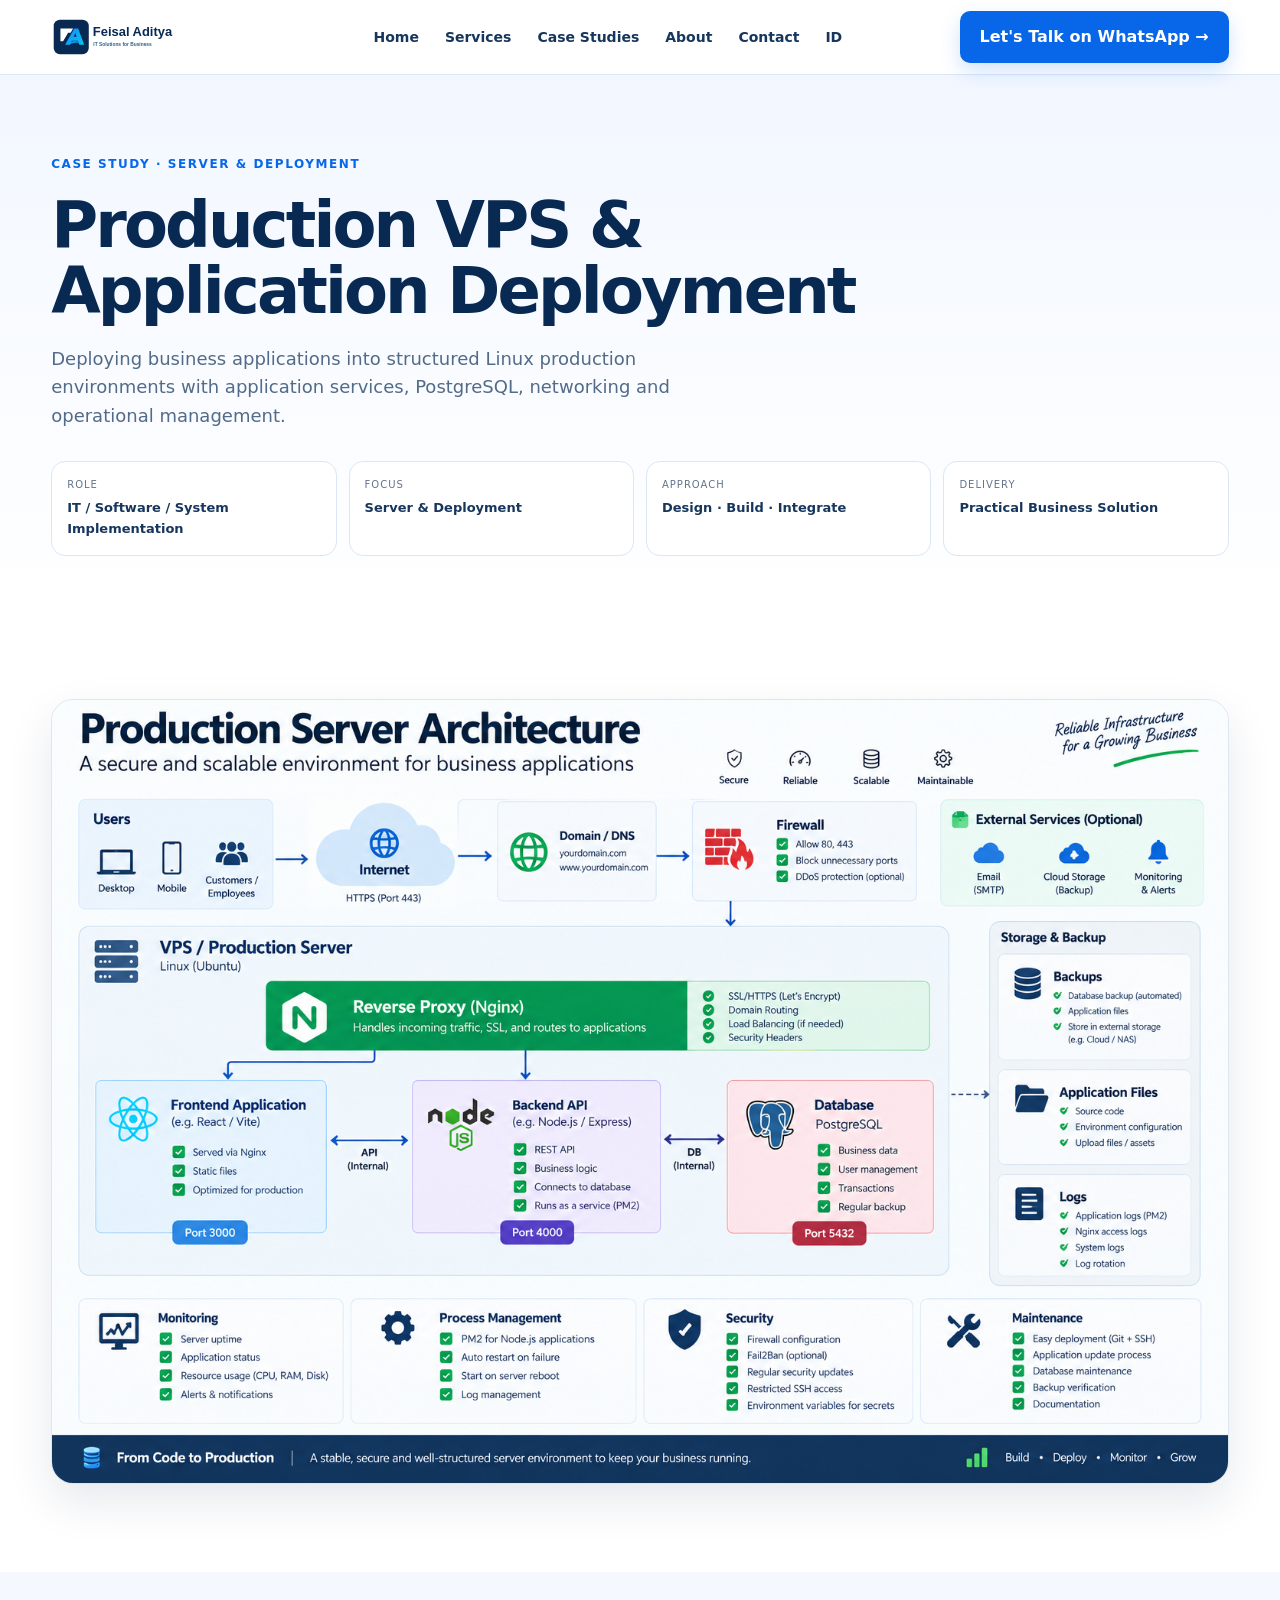
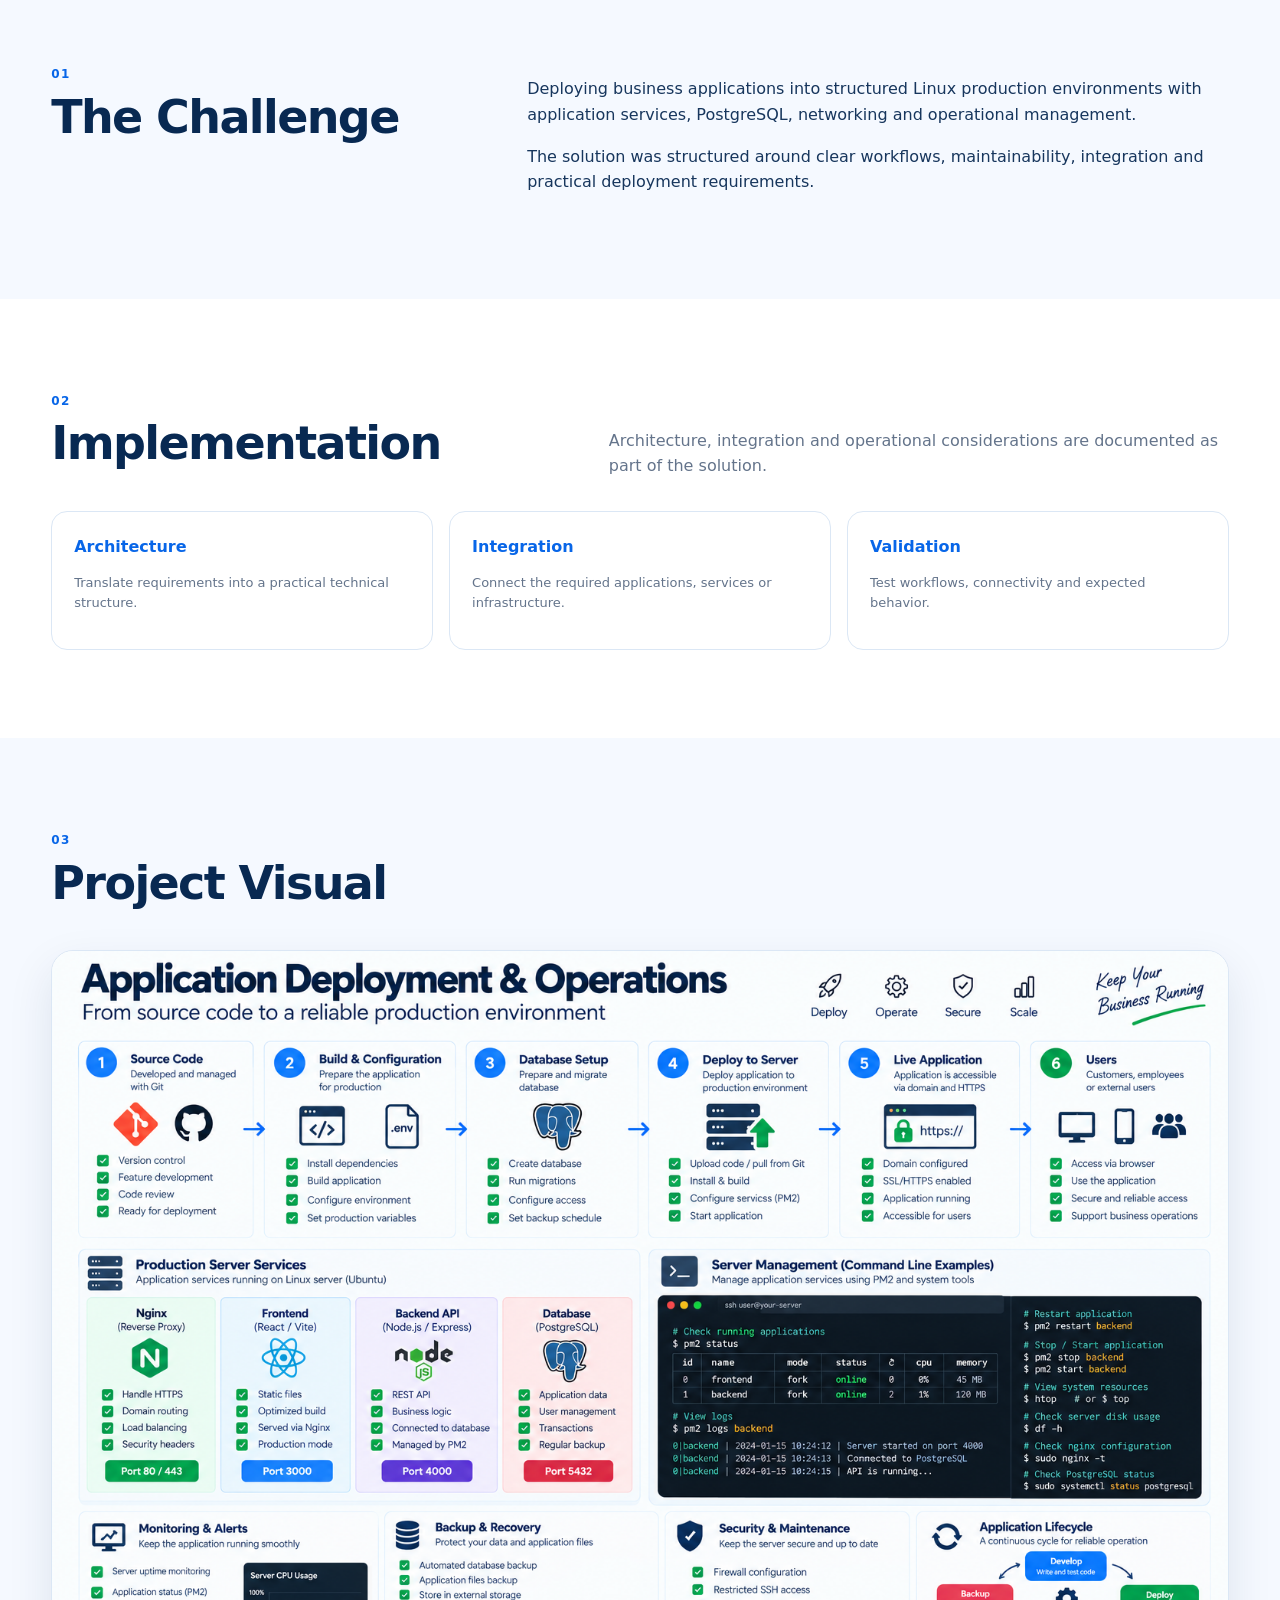
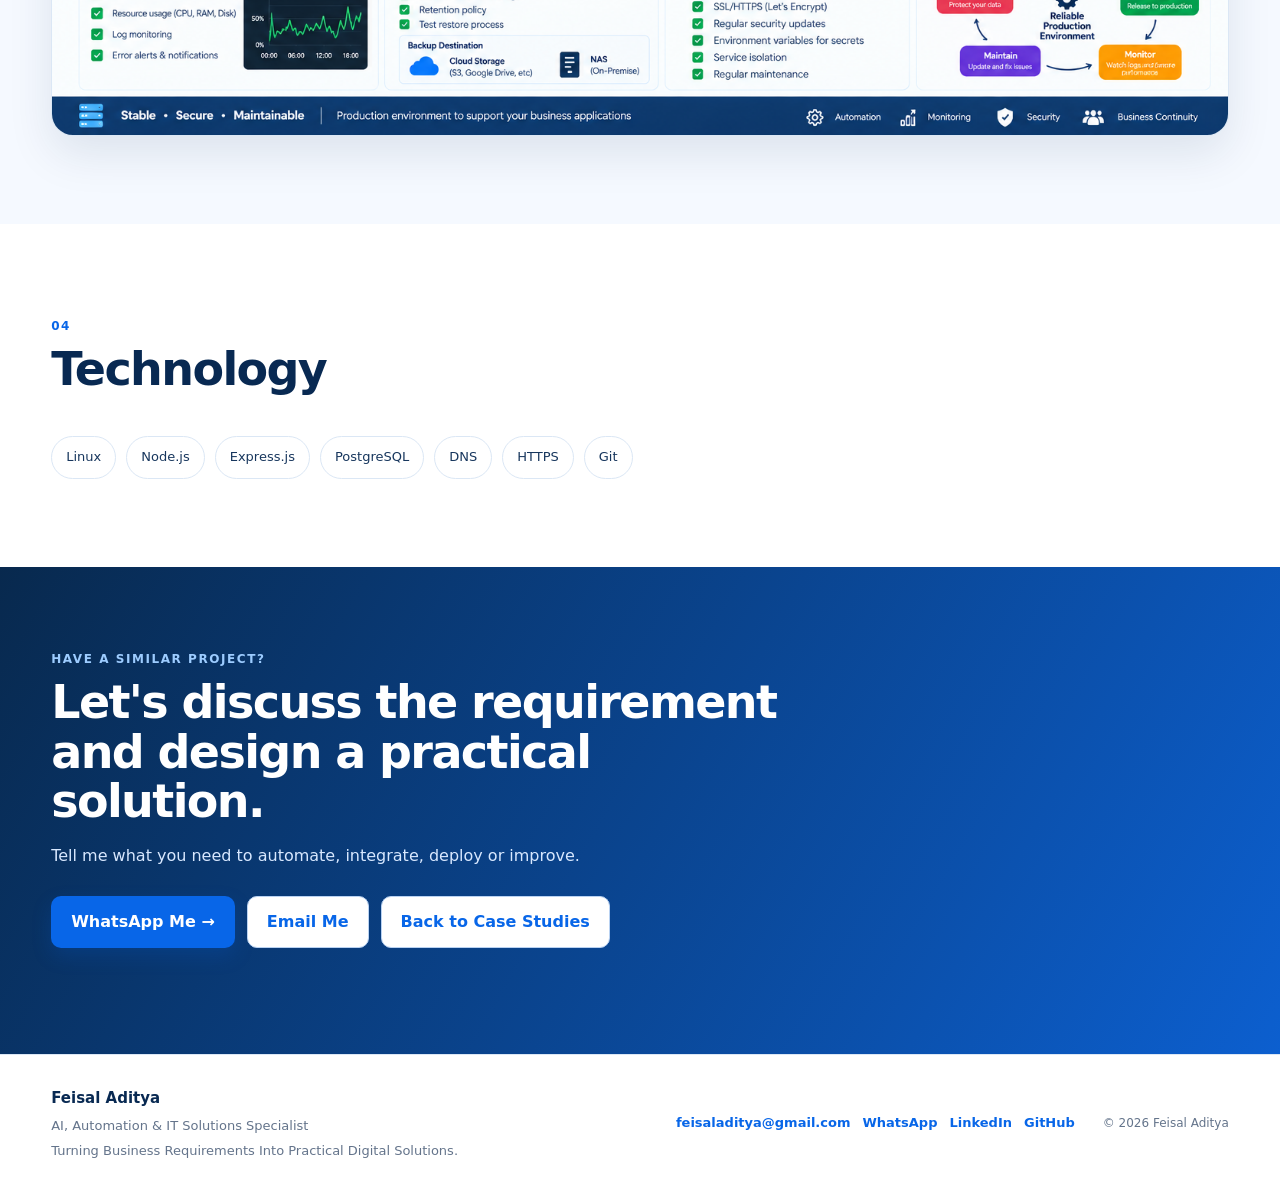
<file: case-studies/production-vps-deployment.html>
<!doctype html>
<html lang="en"><head><meta charset="utf-8"><meta name="viewport" content="width=device-width, initial-scale=1">
<title>Production VPS & Application Deployment — Feisal Aditya</title><meta name="description" content="Deploying business applications into structured Linux production environments with application services, PostgreSQL, networking and operational management.">
<link rel="icon" type="image/png" sizes="32x32" href="../assets/favicon/favicon-32x32.png">
<link rel="icon" type="image/png" sizes="16x16" href="../assets/favicon/favicon-16x16.png">
<link rel="apple-touch-icon" href="../assets/favicon/apple-touch-icon.png">
<meta name="theme-color" content="#082952">
<meta property="og:type" content="website">
<meta property="og:site_name" content="Feisal Aditya">
<meta property="og:image" content="https://feisaladitya.github.io/assets/images/og-image.png">
<meta property="og:url" content="https://feisaladitya.github.io/case-studies/production-vps-deployment.html">
<meta name="twitter:card" content="summary_large_image">
<meta name="twitter:image" content="https://feisaladitya.github.io/assets/images/og-image.png">
<link rel="canonical" href="https://feisaladitya.github.io/case-studies/production-vps-deployment.html">
<link rel="stylesheet" href="../assets/css/style.css"></head><body>
<nav class="navbar">
  <div class="container nav-inner">
    <a class="brand" href="../index.html" aria-label="Feisal Aditya home"><img src="../assets/logo/logo-primary.svg" alt="Feisal Aditya — IT Solutions for Business"></a>
    <div class="nav-links">
      <a href="../index.html">Home</a>
      <a href="../index.html#services">Services</a>
      <a href="../index.html#case-studies">Case Studies</a>
      <a href="../index.html#about">About</a>
      <a href="../index.html#contact">Contact</a><a href="../id/case-studies/production-vps-deployment.html">ID</a>
    </div>
    <a class="btn btn-primary nav-cta" href="https://wa.me/6285225042315?text=Halo%20Feisal%2C%20saya%20menemukan%20portfolio%20Anda%20di%20website%20feisaladitya.github.io%20dan%20ingin%20berdiskusi%20mengenai%20project." target="_blank" rel="noopener">Let's Talk on WhatsApp →</a>
    <button class="menu-toggle" type="button" aria-label="Open menu" aria-expanded="false" aria-controls="mobile-nav">☰</button>
  </div>
  <div class="mobile-nav" id="mobile-nav">
    <a href="../index.html#services">Services</a><a href="../index.html#case-studies">Case Studies</a><a href="../index.html#about">About</a><a href="../index.html#contact">Contact</a><a href="../id/case-studies/production-vps-deployment.html">Bahasa Indonesia (ID)</a>
    <a class="btn btn-primary" href="https://wa.me/6285225042315?text=Halo%20Feisal%2C%20saya%20menemukan%20portfolio%20Anda%20di%20website%20feisaladitya.github.io%20dan%20ingin%20berdiskusi%20mengenai%20project." target="_blank" rel="noopener">Let's Talk on WhatsApp →</a>
  </div>
</nav>

<header class="case-hero"><div class="container">
<span class="eyebrow">CASE STUDY · SERVER & DEPLOYMENT</span><h1>Production VPS & Application Deployment</h1><p class="lead">Deploying business applications into structured Linux production environments with application services, PostgreSQL, networking and operational management.</p>
<div class="case-meta"><div class="meta"><small>ROLE</small><strong>IT / Software / System Implementation</strong></div><div class="meta"><small>FOCUS</small><strong>Server & Deployment</strong></div><div class="meta"><small>APPROACH</small><strong>Design · Build · Integrate</strong></div><div class="meta"><small>DELIVERY</small><strong>Practical Business Solution</strong></div></div>
</div></header>
<section class="section"><div class="container"><div class="visual"><img src="../assets/case-studies/production-server-architecture.png" alt="Production VPS & Application Deployment architecture" loading="lazy"></div></div></section>
<section class="section alt"><div class="container two-col"><div><span class="section-kicker">01</span><h2>The Challenge</h2></div><div><p>Deploying business applications into structured Linux production environments with application services, PostgreSQL, networking and operational management.</p><p>The solution was structured around clear workflows, maintainability, integration and practical deployment requirements.</p></div></div></section>
<section class="section"><div class="container"><div class="section-head"><div><span class="section-kicker">02</span><h2>Implementation</h2></div><p>Architecture, integration and operational considerations are documented as part of the solution.</p></div><div class="feature-grid">
<div class="feature"><strong>Architecture</strong><p>Translate requirements into a practical technical structure.</p></div>
<div class="feature"><strong>Integration</strong><p>Connect the required applications, services or infrastructure.</p></div>
<div class="feature"><strong>Validation</strong><p>Test workflows, connectivity and expected behavior.</p></div>
</div></div></section>
<section class="section alt"><div class="container"><div class="section-head"><div><span class="section-kicker">03</span><h2>Project Visual</h2></div></div><div class="visual"><img src="../assets/case-studies/application-deployment-operations.png" alt="Production VPS & Application Deployment supporting visual" loading="lazy"></div></div></section>
<section class="section"><div class="container"><div class="section-head"><div><span class="section-kicker">04</span><h2>Technology</h2></div></div><div class="tech-grid"><span class="tech">Linux</span><span class="tech">Node.js</span><span class="tech">Express.js</span><span class="tech">PostgreSQL</span><span class="tech">DNS</span><span class="tech">HTTPS</span><span class="tech">Git</span></div></div></section>
<section class="cta"><div class="container"><span class="eyebrow" style="color:#9dccff">HAVE A SIMILAR PROJECT?</span><h2>Let's discuss the requirement and design a practical solution.</h2><p>Tell me what you need to automate, integrate, deploy or improve.</p><div class="actions"><a class="btn btn-primary" href="https://wa.me/6285225042315?text=Halo%20Feisal%2C%20saya%20menemukan%20portfolio%20Anda%20di%20website%20feisaladitya.github.io%20dan%20ingin%20berdiskusi%20mengenai%20project." target="_blank" rel="noopener">WhatsApp Me →</a><a class="btn btn-secondary" href="mailto:feisaladitya@gmail.com">Email Me</a><a class="btn btn-secondary" href="../index.html#case-studies">Back to Case Studies</a></div></div></section>

<footer class="footer">
  <div class="container footer-grid">
    <div>
      <strong>Feisal Aditya</strong>
      <p>AI, Automation & IT Solutions Specialist</p>
      <p>Turning Business Requirements Into Practical Digital Solutions.</p>
    </div>
    <div class="footer-links">
      <a href="mailto:feisaladitya@gmail.com">feisaladitya@gmail.com</a>
      <a href="https://wa.me/6285225042315?text=Halo%20Feisal%2C%20saya%20menemukan%20portfolio%20Anda%20di%20website%20feisaladitya.github.io%20dan%20ingin%20berdiskusi%20mengenai%20project." target="_blank" rel="noopener">WhatsApp</a>
      <a href="https://www.linkedin.com/in/feisal-aditya-b5857271/" target="_blank" rel="noopener">LinkedIn</a>
      <a href="https://github.com/feisaladitya" target="_blank" rel="noopener">GitHub</a>
    </div>
    <div class="footer-bottom">© 2026 Feisal Aditya</div>
  </div>
</footer>
<script src="../assets/js/main.js"></script></body></html>
</file>
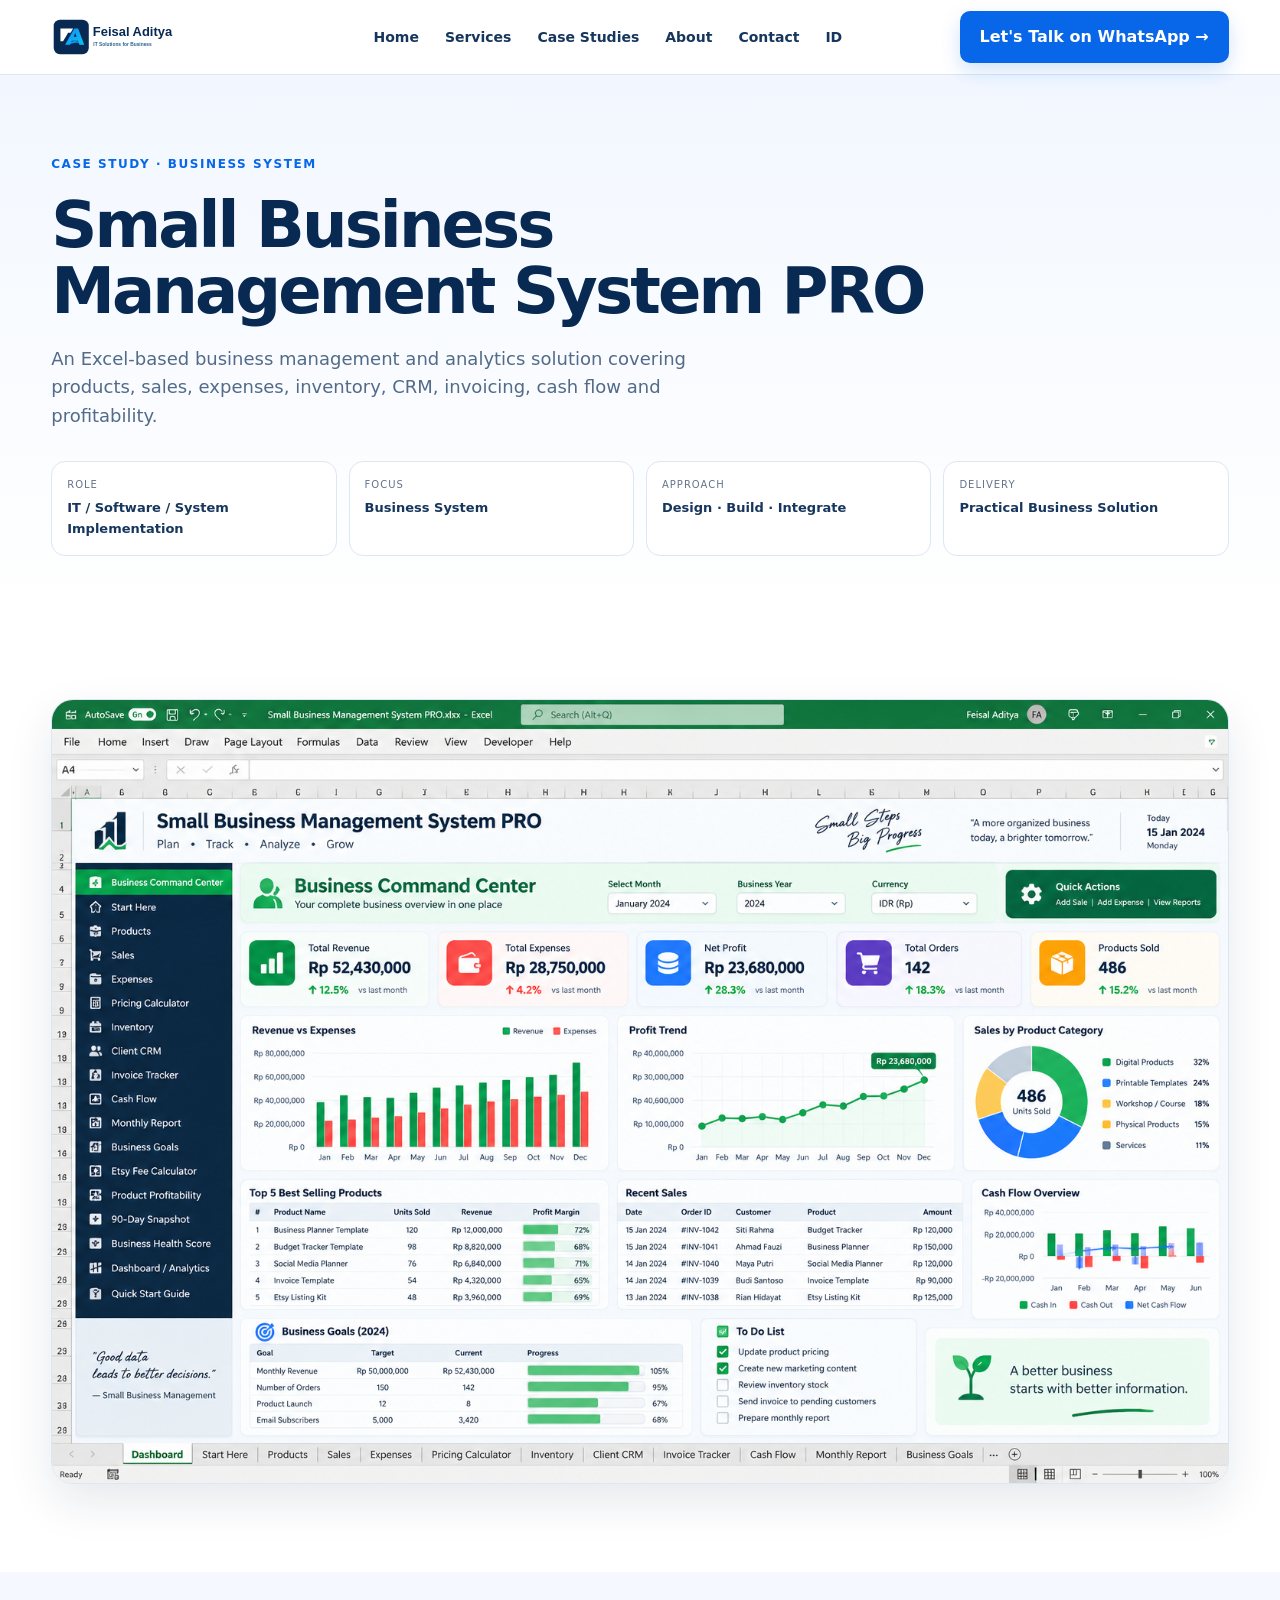
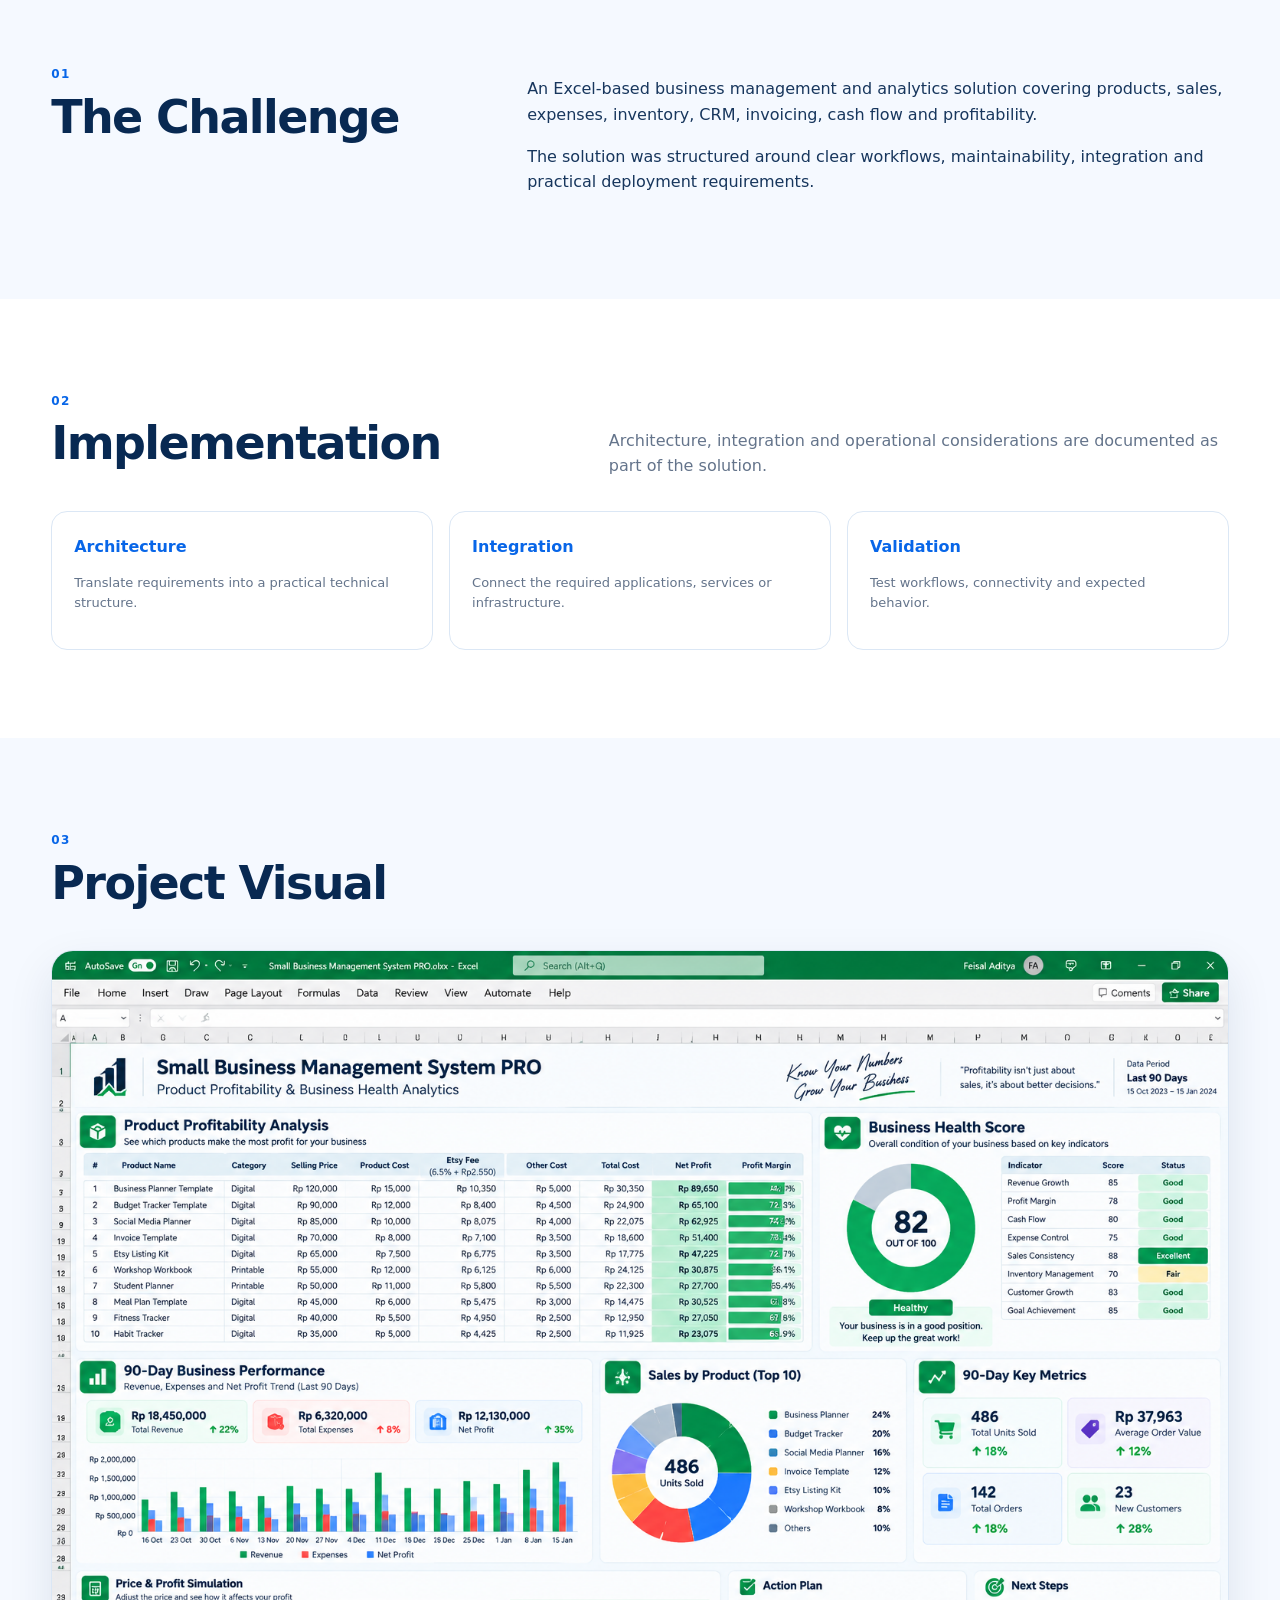
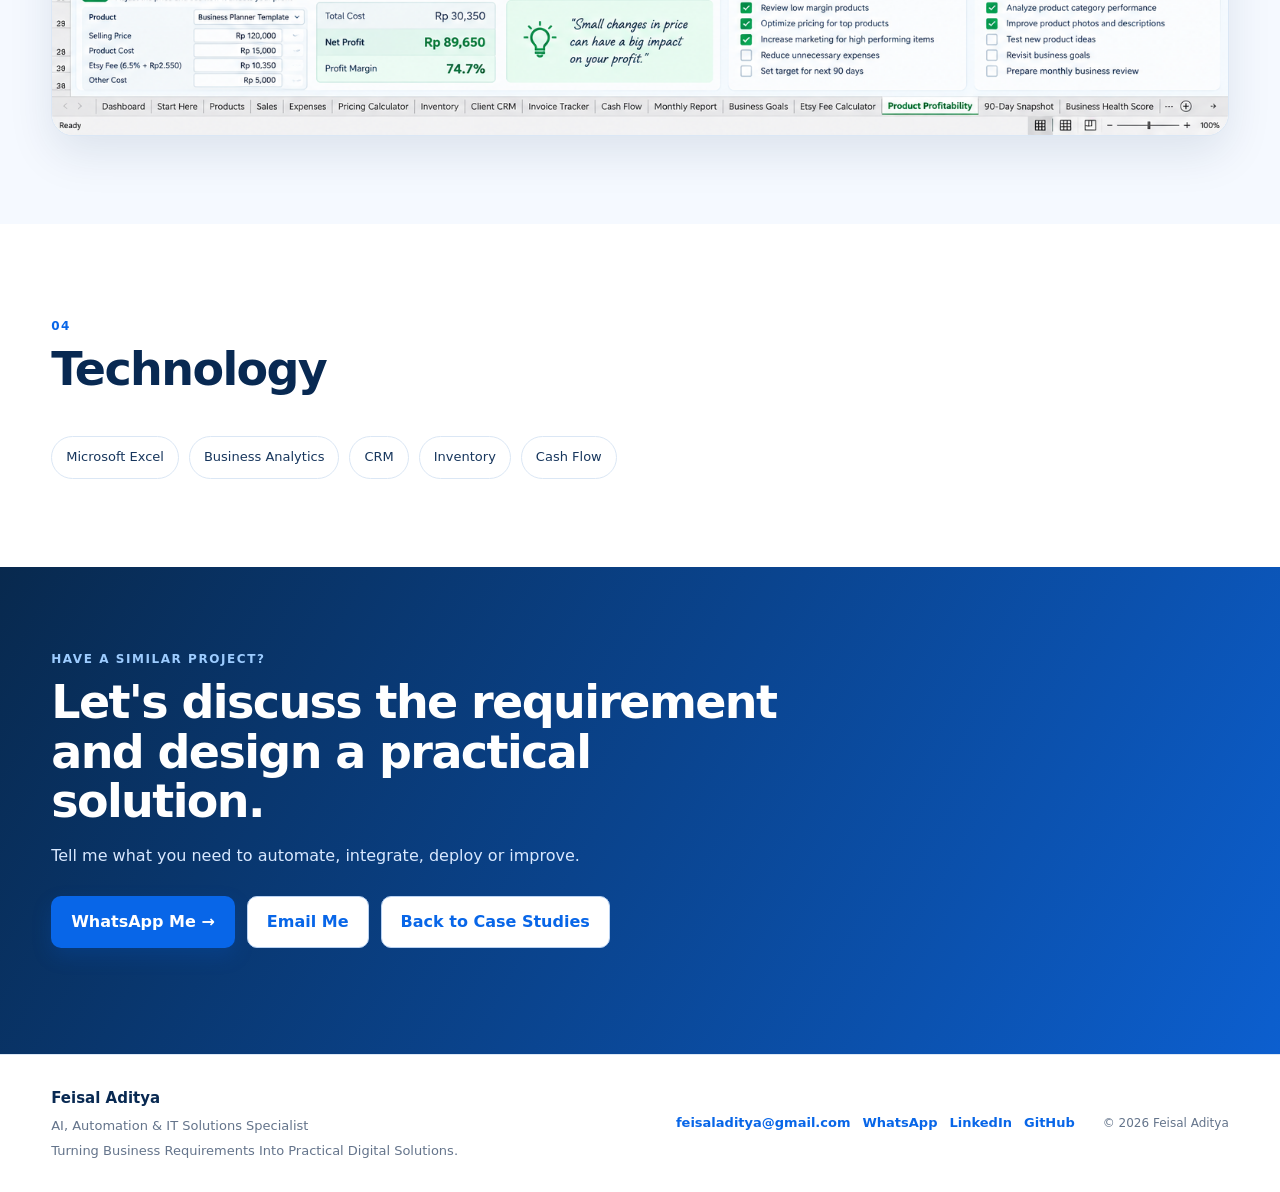
<file: case-studies/small-business-management.html>
<!doctype html>
<html lang="en"><head><meta charset="utf-8"><meta name="viewport" content="width=device-width, initial-scale=1">
<title>Small Business Management System PRO — Feisal Aditya</title><meta name="description" content="An Excel-based business management and analytics solution covering products, sales, expenses, inventory, CRM, invoicing, cash flow and profitability.">
<link rel="icon" type="image/png" sizes="32x32" href="../assets/favicon/favicon-32x32.png">
<link rel="icon" type="image/png" sizes="16x16" href="../assets/favicon/favicon-16x16.png">
<link rel="apple-touch-icon" href="../assets/favicon/apple-touch-icon.png">
<meta name="theme-color" content="#082952">
<meta property="og:type" content="website">
<meta property="og:site_name" content="Feisal Aditya">
<meta property="og:image" content="https://feisaladitya.github.io/assets/images/og-image.png">
<meta property="og:url" content="https://feisaladitya.github.io/case-studies/small-business-management.html">
<meta name="twitter:card" content="summary_large_image">
<meta name="twitter:image" content="https://feisaladitya.github.io/assets/images/og-image.png">
<link rel="canonical" href="https://feisaladitya.github.io/case-studies/small-business-management.html">
<link rel="stylesheet" href="../assets/css/style.css"></head><body>
<nav class="navbar">
  <div class="container nav-inner">
    <a class="brand" href="../index.html" aria-label="Feisal Aditya home"><img src="../assets/logo/logo-primary.svg" alt="Feisal Aditya — IT Solutions for Business"></a>
    <div class="nav-links">
      <a href="../index.html">Home</a>
      <a href="../index.html#services">Services</a>
      <a href="../index.html#case-studies">Case Studies</a>
      <a href="../index.html#about">About</a>
      <a href="../index.html#contact">Contact</a><a href="../id/case-studies/small-business-management.html">ID</a>
    </div>
    <a class="btn btn-primary nav-cta" href="https://wa.me/6285225042315?text=Halo%20Feisal%2C%20saya%20menemukan%20portfolio%20Anda%20di%20website%20feisaladitya.github.io%20dan%20ingin%20berdiskusi%20mengenai%20project." target="_blank" rel="noopener">Let's Talk on WhatsApp →</a>
    <button class="menu-toggle" type="button" aria-label="Open menu" aria-expanded="false" aria-controls="mobile-nav">☰</button>
  </div>
  <div class="mobile-nav" id="mobile-nav">
    <a href="../index.html#services">Services</a><a href="../index.html#case-studies">Case Studies</a><a href="../index.html#about">About</a><a href="../index.html#contact">Contact</a><a href="../id/case-studies/small-business-management.html">Bahasa Indonesia (ID)</a>
    <a class="btn btn-primary" href="https://wa.me/6285225042315?text=Halo%20Feisal%2C%20saya%20menemukan%20portfolio%20Anda%20di%20website%20feisaladitya.github.io%20dan%20ingin%20berdiskusi%20mengenai%20project." target="_blank" rel="noopener">Let's Talk on WhatsApp →</a>
  </div>
</nav>

<header class="case-hero"><div class="container">
<span class="eyebrow">CASE STUDY · BUSINESS SYSTEM</span><h1>Small Business Management System PRO</h1><p class="lead">An Excel-based business management and analytics solution covering products, sales, expenses, inventory, CRM, invoicing, cash flow and profitability.</p>
<div class="case-meta"><div class="meta"><small>ROLE</small><strong>IT / Software / System Implementation</strong></div><div class="meta"><small>FOCUS</small><strong>Business System</strong></div><div class="meta"><small>APPROACH</small><strong>Design · Build · Integrate</strong></div><div class="meta"><small>DELIVERY</small><strong>Practical Business Solution</strong></div></div>
</div></header>
<section class="section"><div class="container"><div class="visual"><img src="../assets/case-studies/small-business-management-overview.png" alt="Small Business Management System PRO architecture" loading="lazy"></div></div></section>
<section class="section alt"><div class="container two-col"><div><span class="section-kicker">01</span><h2>The Challenge</h2></div><div><p>An Excel-based business management and analytics solution covering products, sales, expenses, inventory, CRM, invoicing, cash flow and profitability.</p><p>The solution was structured around clear workflows, maintainability, integration and practical deployment requirements.</p></div></div></section>
<section class="section"><div class="container"><div class="section-head"><div><span class="section-kicker">02</span><h2>Implementation</h2></div><p>Architecture, integration and operational considerations are documented as part of the solution.</p></div><div class="feature-grid">
<div class="feature"><strong>Architecture</strong><p>Translate requirements into a practical technical structure.</p></div>
<div class="feature"><strong>Integration</strong><p>Connect the required applications, services or infrastructure.</p></div>
<div class="feature"><strong>Validation</strong><p>Test workflows, connectivity and expected behavior.</p></div>
</div></div></section>
<section class="section alt"><div class="container"><div class="section-head"><div><span class="section-kicker">03</span><h2>Project Visual</h2></div></div><div class="visual"><img src="../assets/case-studies/small-business-profitability.png" alt="Small Business Management System PRO supporting visual" loading="lazy"></div></div></section>
<section class="section"><div class="container"><div class="section-head"><div><span class="section-kicker">04</span><h2>Technology</h2></div></div><div class="tech-grid"><span class="tech">Microsoft Excel</span><span class="tech">Business Analytics</span><span class="tech">CRM</span><span class="tech">Inventory</span><span class="tech">Cash Flow</span></div></div></section>
<section class="cta"><div class="container"><span class="eyebrow" style="color:#9dccff">HAVE A SIMILAR PROJECT?</span><h2>Let's discuss the requirement and design a practical solution.</h2><p>Tell me what you need to automate, integrate, deploy or improve.</p><div class="actions"><a class="btn btn-primary" href="https://wa.me/6285225042315?text=Halo%20Feisal%2C%20saya%20menemukan%20portfolio%20Anda%20di%20website%20feisaladitya.github.io%20dan%20ingin%20berdiskusi%20mengenai%20project." target="_blank" rel="noopener">WhatsApp Me →</a><a class="btn btn-secondary" href="mailto:feisaladitya@gmail.com">Email Me</a><a class="btn btn-secondary" href="../index.html#case-studies">Back to Case Studies</a></div></div></section>

<footer class="footer">
  <div class="container footer-grid">
    <div>
      <strong>Feisal Aditya</strong>
      <p>AI, Automation & IT Solutions Specialist</p>
      <p>Turning Business Requirements Into Practical Digital Solutions.</p>
    </div>
    <div class="footer-links">
      <a href="mailto:feisaladitya@gmail.com">feisaladitya@gmail.com</a>
      <a href="https://wa.me/6285225042315?text=Halo%20Feisal%2C%20saya%20menemukan%20portfolio%20Anda%20di%20website%20feisaladitya.github.io%20dan%20ingin%20berdiskusi%20mengenai%20project." target="_blank" rel="noopener">WhatsApp</a>
      <a href="https://www.linkedin.com/in/feisal-aditya-b5857271/" target="_blank" rel="noopener">LinkedIn</a>
      <a href="https://github.com/feisaladitya" target="_blank" rel="noopener">GitHub</a>
    </div>
    <div class="footer-bottom">© 2026 Feisal Aditya</div>
  </div>
</footer>
<script src="../assets/js/main.js"></script></body></html>
</file>
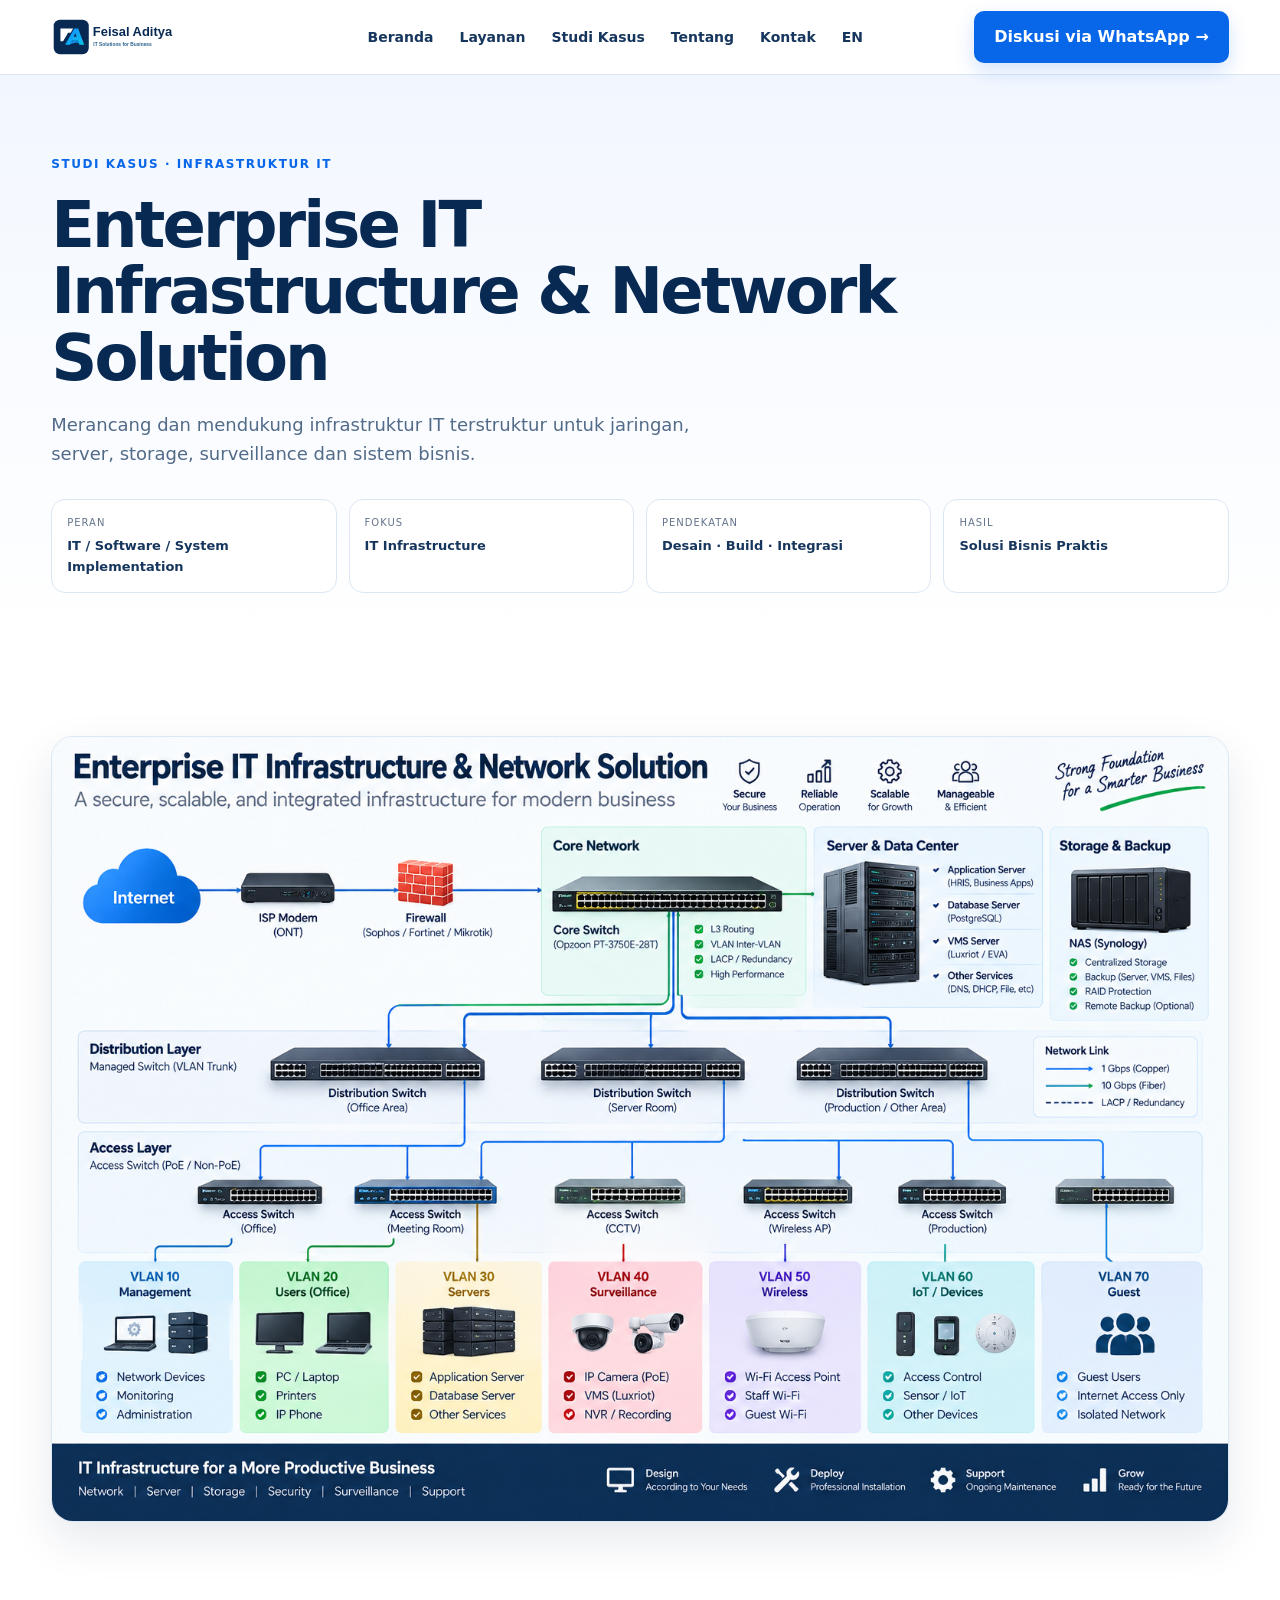
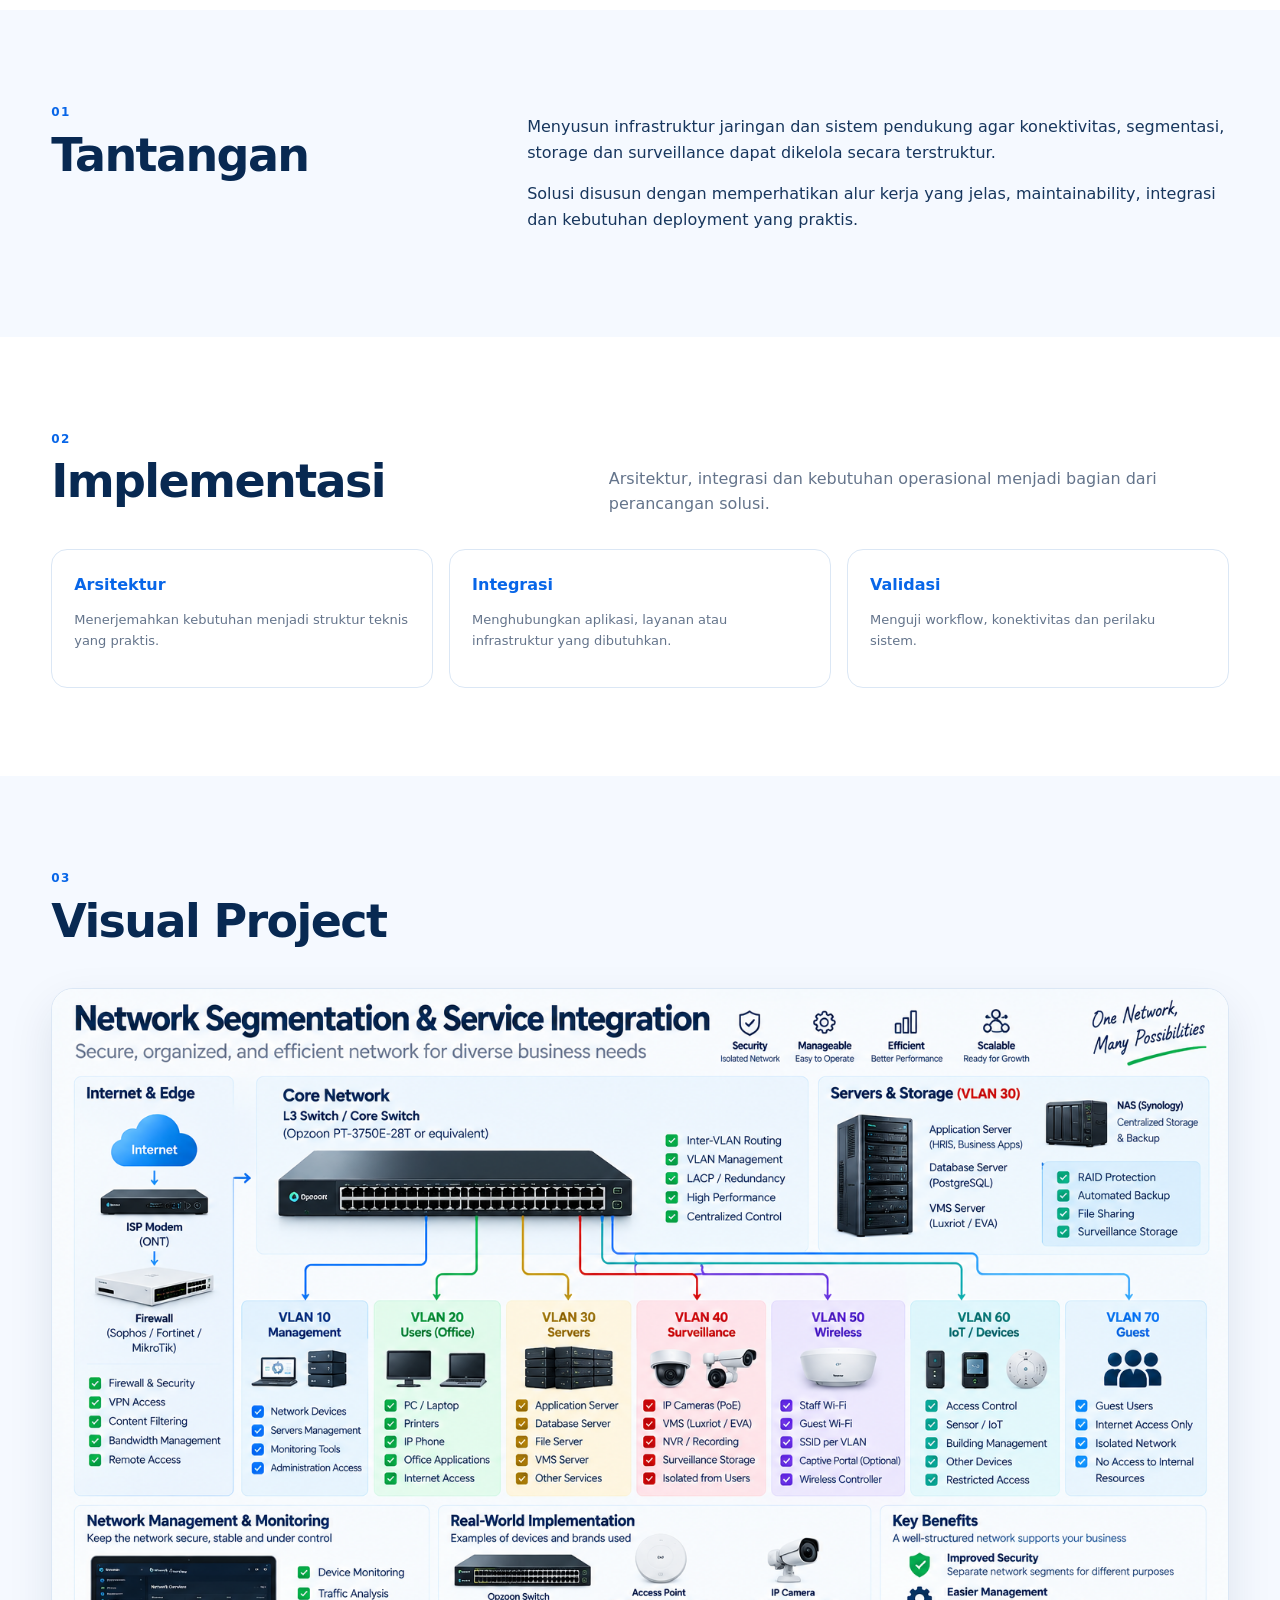
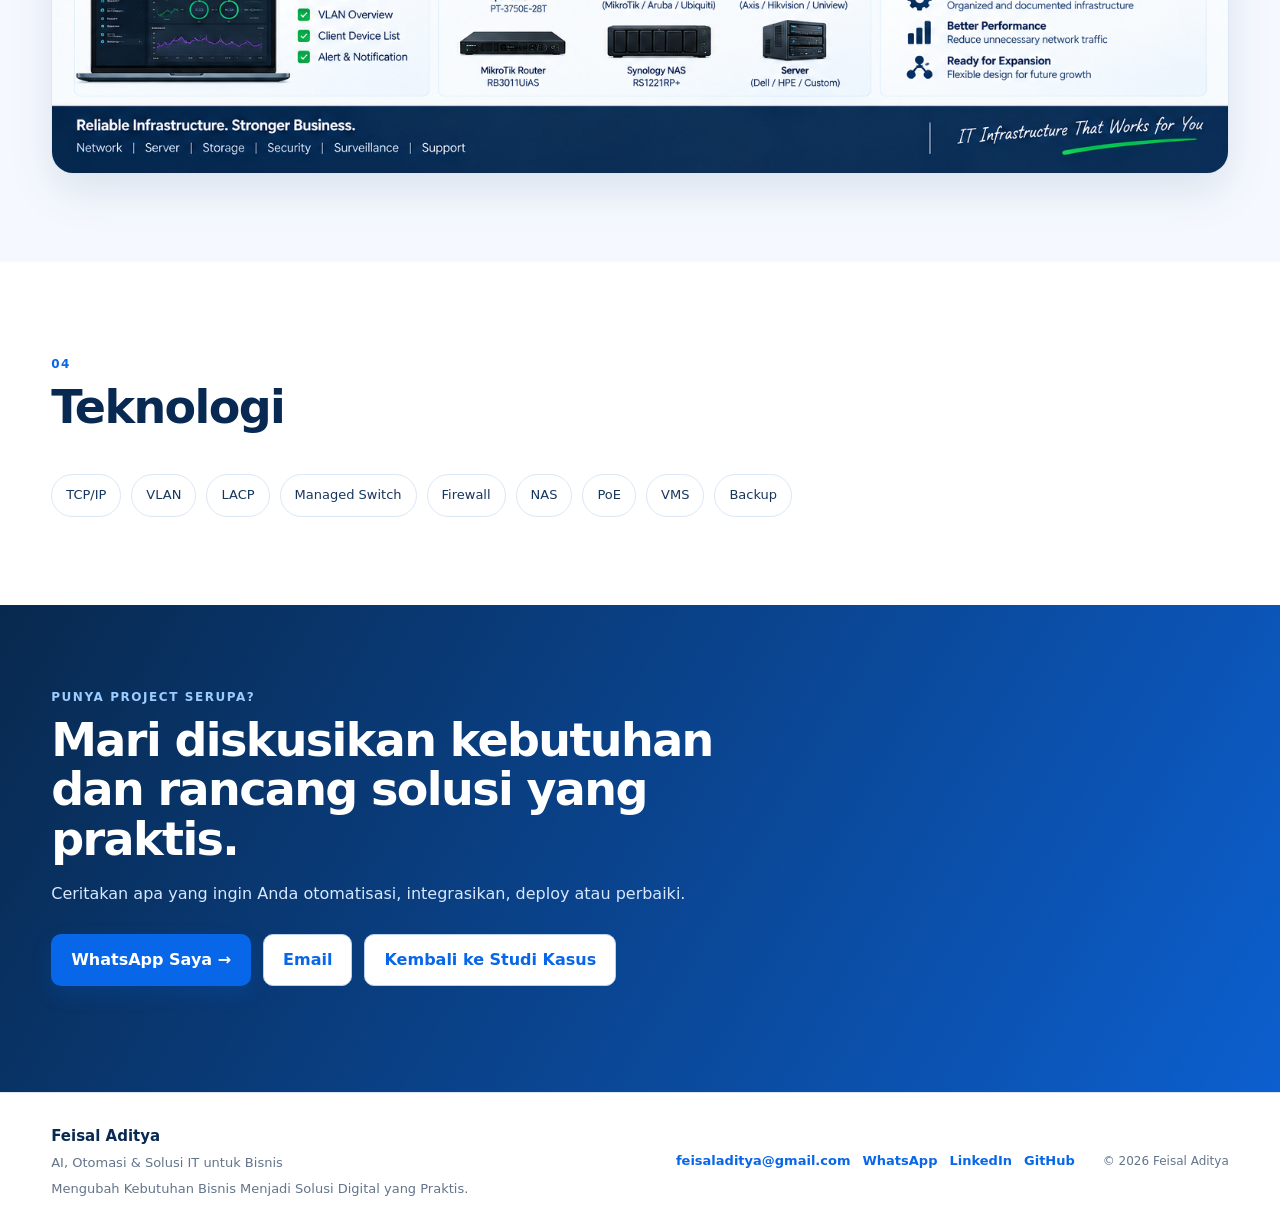
<file: id/case-studies/enterprise-it-infrastructure.html>
<!doctype html>
<html lang="id"><head><meta charset="utf-8"><meta name="viewport" content="width=device-width, initial-scale=1">
<title>Enterprise IT Infrastructure & Network Solution — Feisal Aditya</title><meta name="description" content="Merancang dan mendukung infrastruktur IT terstruktur untuk jaringan, server, storage, surveillance dan sistem bisnis."><link rel="icon" type="image/png" sizes="32x32" href="../../assets/favicon/favicon-32x32.png"><link rel="icon" type="image/png" sizes="16x16" href="../../assets/favicon/favicon-16x16.png"><link rel="apple-touch-icon" href="../../assets/favicon/apple-touch-icon.png"><meta name="theme-color" content="#082952"><link rel="canonical" href="https://feisaladitya.github.io/id/case-studies/enterprise-it-infrastructure.html"><link rel="stylesheet" href="../../assets/css/style.css"></head><body>
<nav class="navbar"><div class="container nav-inner"><a class="brand" href="../index.html"><img src="../../assets/logo/logo-primary.svg" alt="Feisal Aditya — IT Solutions for Business"></a><div class="nav-links"><a href="../index.html">Beranda</a><a href="../index.html#services">Layanan</a><a href="../index.html#case-studies">Studi Kasus</a><a href="../index.html#about">Tentang</a><a href="../index.html#contact">Kontak</a><a href="../../case-studies/enterprise-it-infrastructure.html">EN</a></div><a class="btn btn-primary nav-cta" href="https://wa.me/6285225042315?text=Halo%20Feisal%2C%20saya%20menemukan%20portfolio%20Anda%20di%20website%20feisaladitya.github.io%20dan%20ingin%20berdiskusi%20mengenai%20project." target="_blank" rel="noopener">Diskusi via WhatsApp →</a><button class="menu-toggle" type="button" aria-label="Buka menu" aria-expanded="false" aria-controls="mobile-nav">☰</button></div><div class="mobile-nav" id="mobile-nav"><a href="../index.html#services">Layanan</a><a href="../index.html#case-studies">Studi Kasus</a><a href="../index.html#about">Tentang</a><a href="../../case-studies/enterprise-it-infrastructure.html">English (EN)</a><a class="btn btn-primary" href="https://wa.me/6285225042315?text=Halo%20Feisal%2C%20saya%20menemukan%20portfolio%20Anda%20di%20website%20feisaladitya.github.io%20dan%20ingin%20berdiskusi%20mengenai%20project." target="_blank" rel="noopener">Diskusi via WhatsApp →</a></div></nav>
<header class="case-hero"><div class="container"><span class="eyebrow">STUDI KASUS · INFRASTRUKTUR IT</span><h1>Enterprise IT Infrastructure & Network Solution</h1><p class="lead">Merancang dan mendukung infrastruktur IT terstruktur untuk jaringan, server, storage, surveillance dan sistem bisnis.</p><div class="case-meta"><div class="meta"><small>PERAN</small><strong>IT / Software / System Implementation</strong></div><div class="meta"><small>FOKUS</small><strong>IT Infrastructure</strong></div><div class="meta"><small>PENDEKATAN</small><strong>Desain · Build · Integrasi</strong></div><div class="meta"><small>HASIL</small><strong>Solusi Bisnis Praktis</strong></div></div></div></header>
<section class="section"><div class="container"><div class="visual"><img src="../../assets/case-studies/enterprise-it-infrastructure.png" alt="Enterprise IT Infrastructure & Network Solution" loading="lazy"></div></div></section>
<section class="section alt"><div class="container two-col"><div><span class="section-kicker">01</span><h2>Tantangan</h2></div><div><p>Menyusun infrastruktur jaringan dan sistem pendukung agar konektivitas, segmentasi, storage dan surveillance dapat dikelola secara terstruktur.</p><p>Solusi disusun dengan memperhatikan alur kerja yang jelas, maintainability, integrasi dan kebutuhan deployment yang praktis.</p></div></div></section>
<section class="section"><div class="container"><div class="section-head"><div><span class="section-kicker">02</span><h2>Implementasi</h2></div><p>Arsitektur, integrasi dan kebutuhan operasional menjadi bagian dari perancangan solusi.</p></div><div class="feature-grid"><div class="feature"><strong>Arsitektur</strong><p>Menerjemahkan kebutuhan menjadi struktur teknis yang praktis.</p></div><div class="feature"><strong>Integrasi</strong><p>Menghubungkan aplikasi, layanan atau infrastruktur yang dibutuhkan.</p></div><div class="feature"><strong>Validasi</strong><p>Menguji workflow, konektivitas dan perilaku sistem.</p></div></div></div></section>
<section class="section alt"><div class="container"><div class="section-head"><div><span class="section-kicker">03</span><h2>Visual Project</h2></div></div><div class="visual"><img src="../../assets/case-studies/network-segmentation-architecture.png" alt="Enterprise IT Infrastructure & Network Solution supporting visual" loading="lazy"></div></div></section>
<section class="section"><div class="container"><div class="section-head"><div><span class="section-kicker">04</span><h2>Teknologi</h2></div></div><div class="tech-grid"><span class="tech">TCP/IP</span><span class="tech">VLAN</span><span class="tech">LACP</span><span class="tech">Managed Switch</span><span class="tech">Firewall</span><span class="tech">NAS</span><span class="tech">PoE</span><span class="tech">VMS</span><span class="tech">Backup</span></div></div></section>
<section class="cta"><div class="container"><span class="eyebrow" style="color:#9dccff">PUNYA PROJECT SERUPA?</span><h2>Mari diskusikan kebutuhan dan rancang solusi yang praktis.</h2><p>Ceritakan apa yang ingin Anda otomatisasi, integrasikan, deploy atau perbaiki.</p><div class="actions"><a class="btn btn-primary" href="https://wa.me/6285225042315?text=Halo%20Feisal%2C%20saya%20menemukan%20portfolio%20Anda%20di%20website%20feisaladitya.github.io%20dan%20ingin%20berdiskusi%20mengenai%20project." target="_blank" rel="noopener">WhatsApp Saya →</a><a class="btn btn-secondary" href="mailto:feisaladitya@gmail.com">Email</a><a class="btn btn-secondary" href="../index.html#case-studies">Kembali ke Studi Kasus</a></div></div></section>
<footer class="footer"><div class="container footer-grid"><div><strong>Feisal Aditya</strong><p>AI, Otomasi & Solusi IT untuk Bisnis</p><p>Mengubah Kebutuhan Bisnis Menjadi Solusi Digital yang Praktis.</p></div><div class="footer-links"><a href="mailto:feisaladitya@gmail.com">feisaladitya@gmail.com</a><a href="https://wa.me/6285225042315?text=Halo%20Feisal%2C%20saya%20menemukan%20portfolio%20Anda%20di%20website%20feisaladitya.github.io%20dan%20ingin%20berdiskusi%20mengenai%20project." target="_blank" rel="noopener">WhatsApp</a><a href="https://www.linkedin.com/in/feisal-aditya-b5857271/" target="_blank" rel="noopener">LinkedIn</a><a href="https://github.com/feisaladitya" target="_blank" rel="noopener">GitHub</a></div><div class="footer-bottom">© 2026 Feisal Aditya</div></div></footer><script src="../../assets/js/main.js"></script></body></html>
</file>
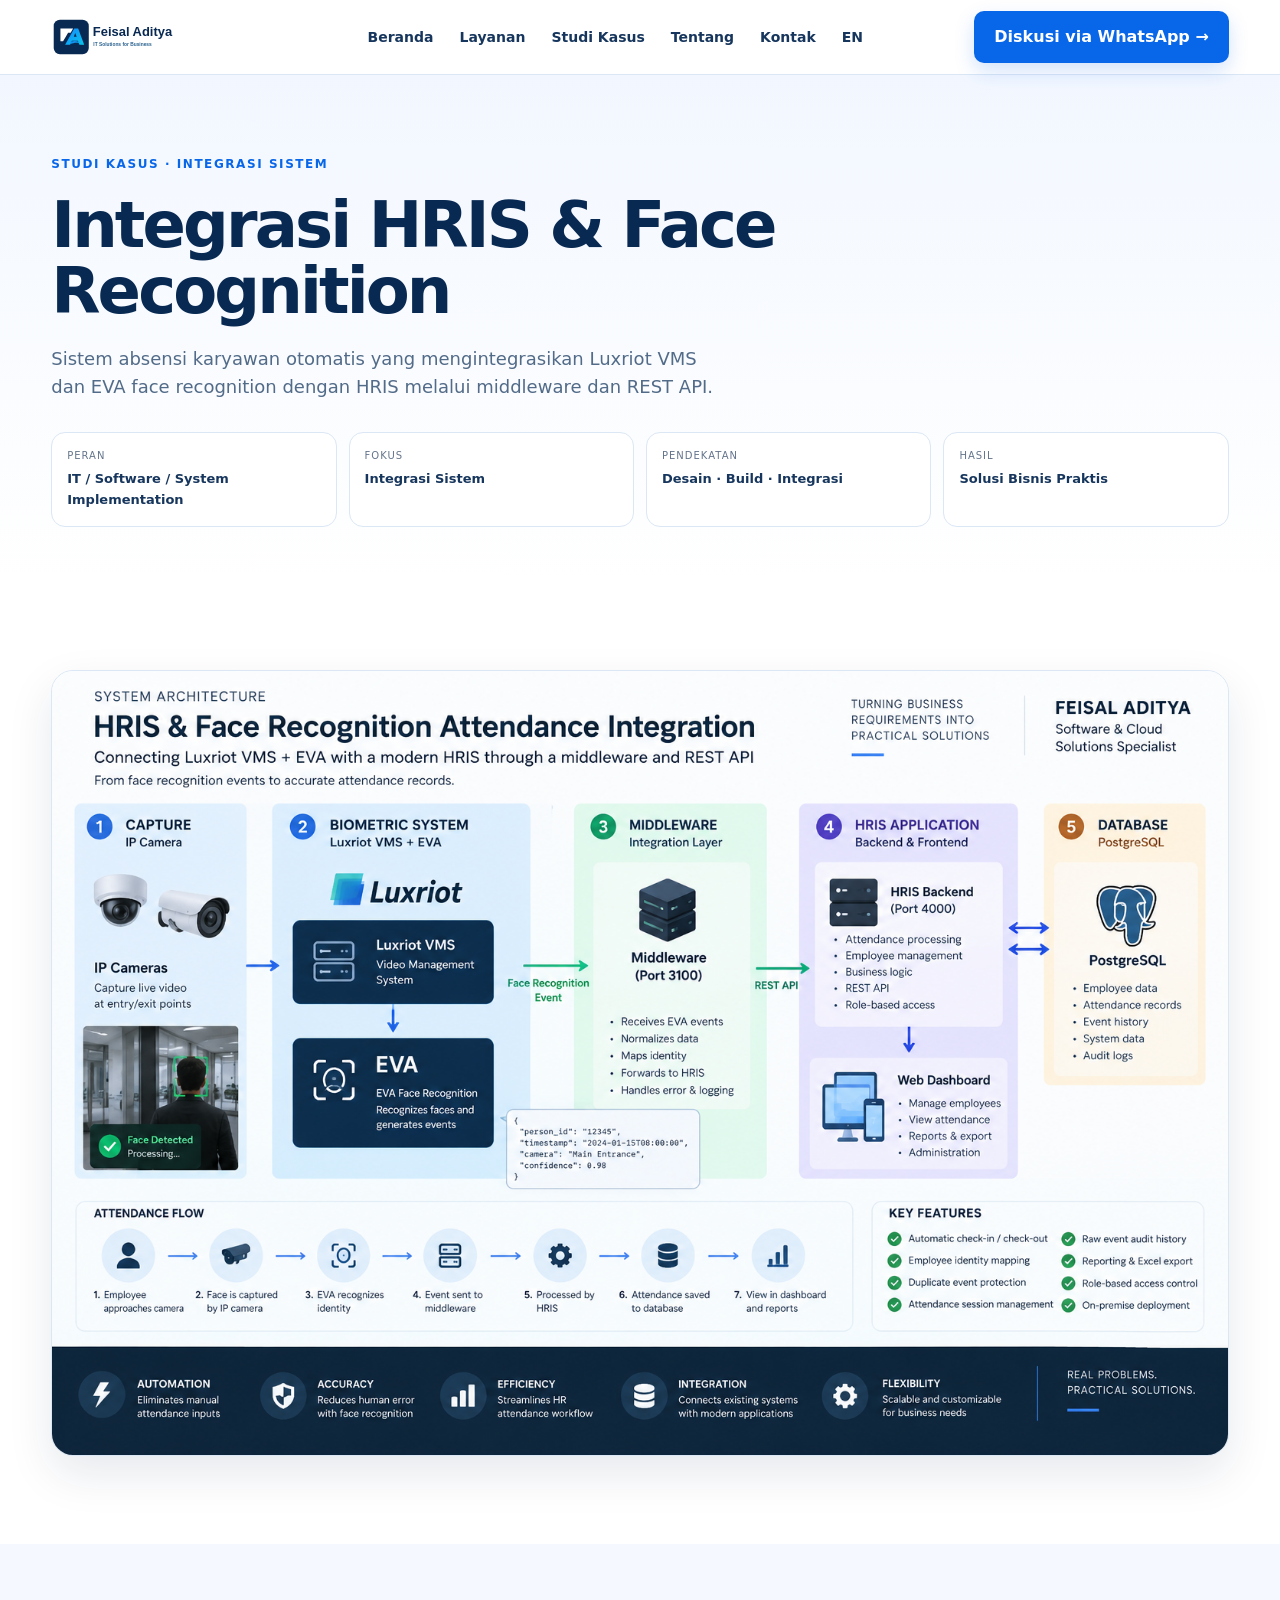
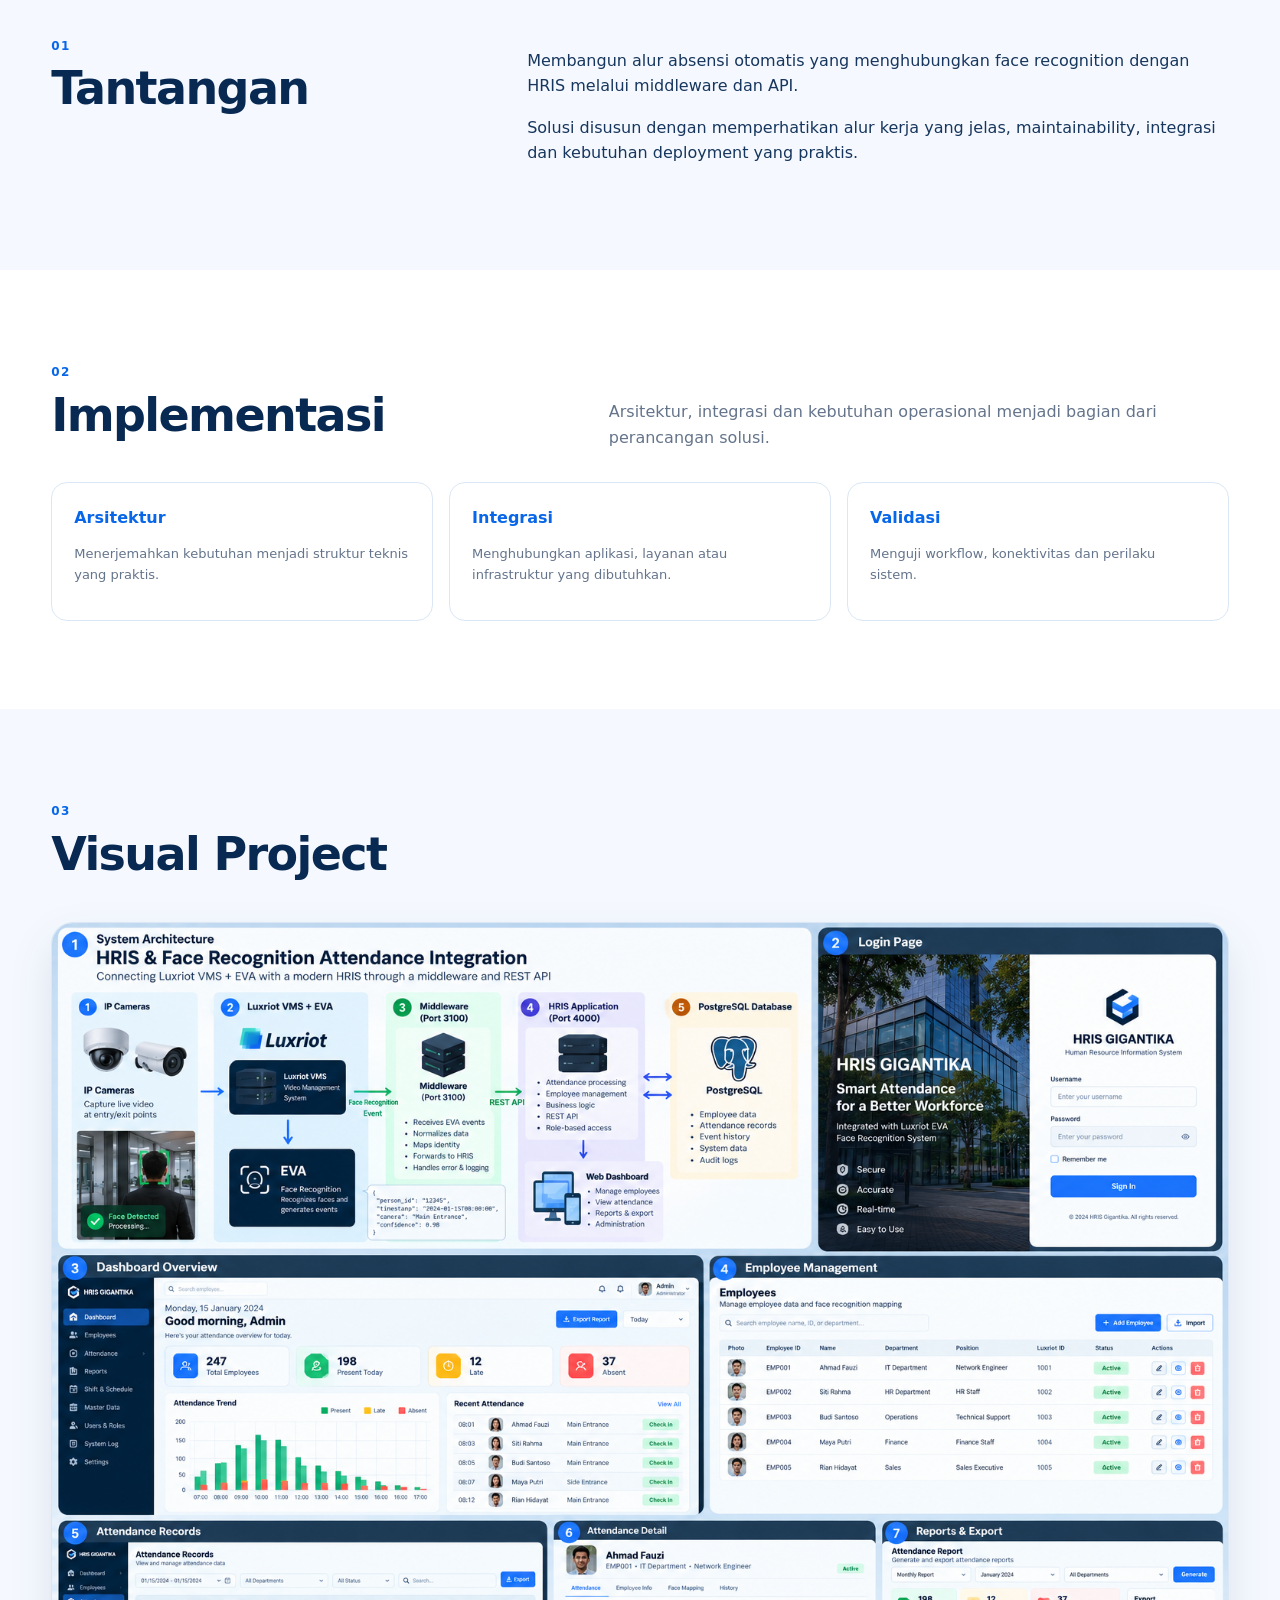
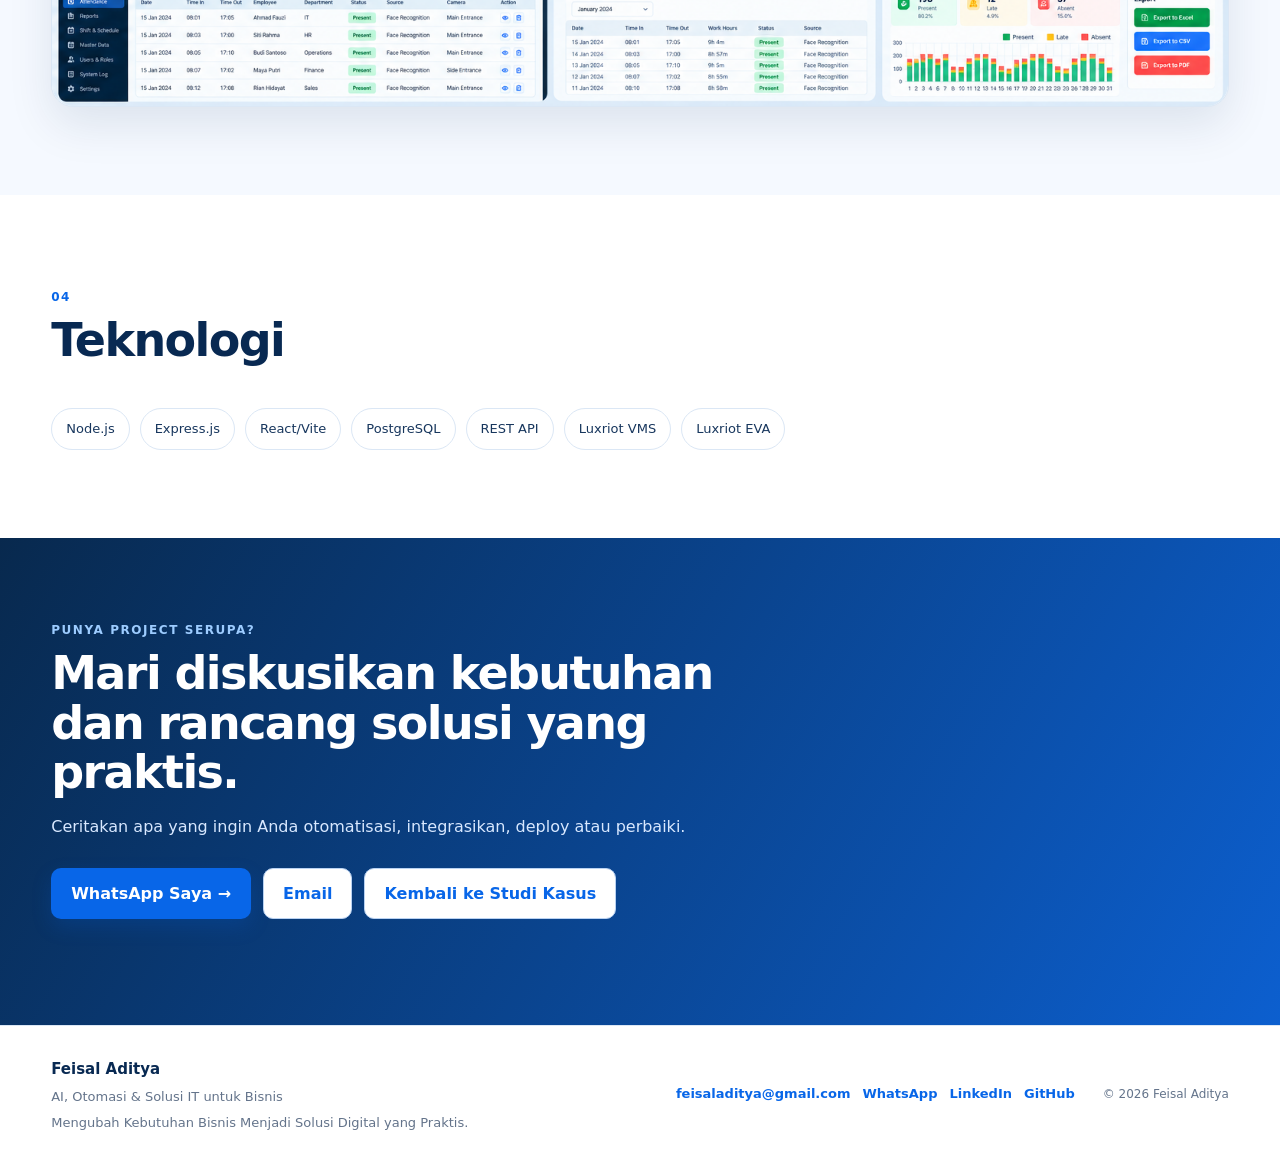
<file: id/case-studies/hris-face-recognition.html>
<!doctype html>
<html lang="id"><head><meta charset="utf-8"><meta name="viewport" content="width=device-width, initial-scale=1">
<title>Integrasi HRIS & Face Recognition — Feisal Aditya</title><meta name="description" content="Sistem absensi karyawan otomatis yang mengintegrasikan Luxriot VMS dan EVA face recognition dengan HRIS melalui middleware dan REST API."><link rel="icon" type="image/png" sizes="32x32" href="../../assets/favicon/favicon-32x32.png"><link rel="icon" type="image/png" sizes="16x16" href="../../assets/favicon/favicon-16x16.png"><link rel="apple-touch-icon" href="../../assets/favicon/apple-touch-icon.png"><meta name="theme-color" content="#082952"><link rel="canonical" href="https://feisaladitya.github.io/id/case-studies/hris-face-recognition.html"><link rel="stylesheet" href="../../assets/css/style.css"></head><body>
<nav class="navbar"><div class="container nav-inner"><a class="brand" href="../index.html"><img src="../../assets/logo/logo-primary.svg" alt="Feisal Aditya — IT Solutions for Business"></a><div class="nav-links"><a href="../index.html">Beranda</a><a href="../index.html#services">Layanan</a><a href="../index.html#case-studies">Studi Kasus</a><a href="../index.html#about">Tentang</a><a href="../index.html#contact">Kontak</a><a href="../../case-studies/hris-face-recognition.html">EN</a></div><a class="btn btn-primary nav-cta" href="https://wa.me/6285225042315?text=Halo%20Feisal%2C%20saya%20menemukan%20portfolio%20Anda%20di%20website%20feisaladitya.github.io%20dan%20ingin%20berdiskusi%20mengenai%20project." target="_blank" rel="noopener">Diskusi via WhatsApp →</a><button class="menu-toggle" type="button" aria-label="Buka menu" aria-expanded="false" aria-controls="mobile-nav">☰</button></div><div class="mobile-nav" id="mobile-nav"><a href="../index.html#services">Layanan</a><a href="../index.html#case-studies">Studi Kasus</a><a href="../index.html#about">Tentang</a><a href="../../case-studies/hris-face-recognition.html">English (EN)</a><a class="btn btn-primary" href="https://wa.me/6285225042315?text=Halo%20Feisal%2C%20saya%20menemukan%20portfolio%20Anda%20di%20website%20feisaladitya.github.io%20dan%20ingin%20berdiskusi%20mengenai%20project." target="_blank" rel="noopener">Diskusi via WhatsApp →</a></div></nav>
<header class="case-hero"><div class="container"><span class="eyebrow">STUDI KASUS · INTEGRASI SISTEM</span><h1>Integrasi HRIS & Face Recognition</h1><p class="lead">Sistem absensi karyawan otomatis yang mengintegrasikan Luxriot VMS dan EVA face recognition dengan HRIS melalui middleware dan REST API.</p><div class="case-meta"><div class="meta"><small>PERAN</small><strong>IT / Software / System Implementation</strong></div><div class="meta"><small>FOKUS</small><strong>Integrasi Sistem</strong></div><div class="meta"><small>PENDEKATAN</small><strong>Desain · Build · Integrasi</strong></div><div class="meta"><small>HASIL</small><strong>Solusi Bisnis Praktis</strong></div></div></div></header>
<section class="section"><div class="container"><div class="visual"><img src="../../assets/case-studies/hris-architecture.png" alt="Integrasi HRIS & Face Recognition" loading="lazy"></div></div></section>
<section class="section alt"><div class="container two-col"><div><span class="section-kicker">01</span><h2>Tantangan</h2></div><div><p>Membangun alur absensi otomatis yang menghubungkan face recognition dengan HRIS melalui middleware dan API.</p><p>Solusi disusun dengan memperhatikan alur kerja yang jelas, maintainability, integrasi dan kebutuhan deployment yang praktis.</p></div></div></section>
<section class="section"><div class="container"><div class="section-head"><div><span class="section-kicker">02</span><h2>Implementasi</h2></div><p>Arsitektur, integrasi dan kebutuhan operasional menjadi bagian dari perancangan solusi.</p></div><div class="feature-grid"><div class="feature"><strong>Arsitektur</strong><p>Menerjemahkan kebutuhan menjadi struktur teknis yang praktis.</p></div><div class="feature"><strong>Integrasi</strong><p>Menghubungkan aplikasi, layanan atau infrastruktur yang dibutuhkan.</p></div><div class="feature"><strong>Validasi</strong><p>Menguji workflow, konektivitas dan perilaku sistem.</p></div></div></div></section>
<section class="section alt"><div class="container"><div class="section-head"><div><span class="section-kicker">03</span><h2>Visual Project</h2></div></div><div class="visual"><img src="../../assets/case-studies/hris-ui-showcase.png" alt="Integrasi HRIS & Face Recognition supporting visual" loading="lazy"></div></div></section>
<section class="section"><div class="container"><div class="section-head"><div><span class="section-kicker">04</span><h2>Teknologi</h2></div></div><div class="tech-grid"><span class="tech">Node.js</span><span class="tech">Express.js</span><span class="tech">React/Vite</span><span class="tech">PostgreSQL</span><span class="tech">REST API</span><span class="tech">Luxriot VMS</span><span class="tech">Luxriot EVA</span></div></div></section>
<section class="cta"><div class="container"><span class="eyebrow" style="color:#9dccff">PUNYA PROJECT SERUPA?</span><h2>Mari diskusikan kebutuhan dan rancang solusi yang praktis.</h2><p>Ceritakan apa yang ingin Anda otomatisasi, integrasikan, deploy atau perbaiki.</p><div class="actions"><a class="btn btn-primary" href="https://wa.me/6285225042315?text=Halo%20Feisal%2C%20saya%20menemukan%20portfolio%20Anda%20di%20website%20feisaladitya.github.io%20dan%20ingin%20berdiskusi%20mengenai%20project." target="_blank" rel="noopener">WhatsApp Saya →</a><a class="btn btn-secondary" href="mailto:feisaladitya@gmail.com">Email</a><a class="btn btn-secondary" href="../index.html#case-studies">Kembali ke Studi Kasus</a></div></div></section>
<footer class="footer"><div class="container footer-grid"><div><strong>Feisal Aditya</strong><p>AI, Otomasi & Solusi IT untuk Bisnis</p><p>Mengubah Kebutuhan Bisnis Menjadi Solusi Digital yang Praktis.</p></div><div class="footer-links"><a href="mailto:feisaladitya@gmail.com">feisaladitya@gmail.com</a><a href="https://wa.me/6285225042315?text=Halo%20Feisal%2C%20saya%20menemukan%20portfolio%20Anda%20di%20website%20feisaladitya.github.io%20dan%20ingin%20berdiskusi%20mengenai%20project." target="_blank" rel="noopener">WhatsApp</a><a href="https://www.linkedin.com/in/feisal-aditya-b5857271/" target="_blank" rel="noopener">LinkedIn</a><a href="https://github.com/feisaladitya" target="_blank" rel="noopener">GitHub</a></div><div class="footer-bottom">© 2026 Feisal Aditya</div></div></footer><script src="../../assets/js/main.js"></script></body></html>
</file>
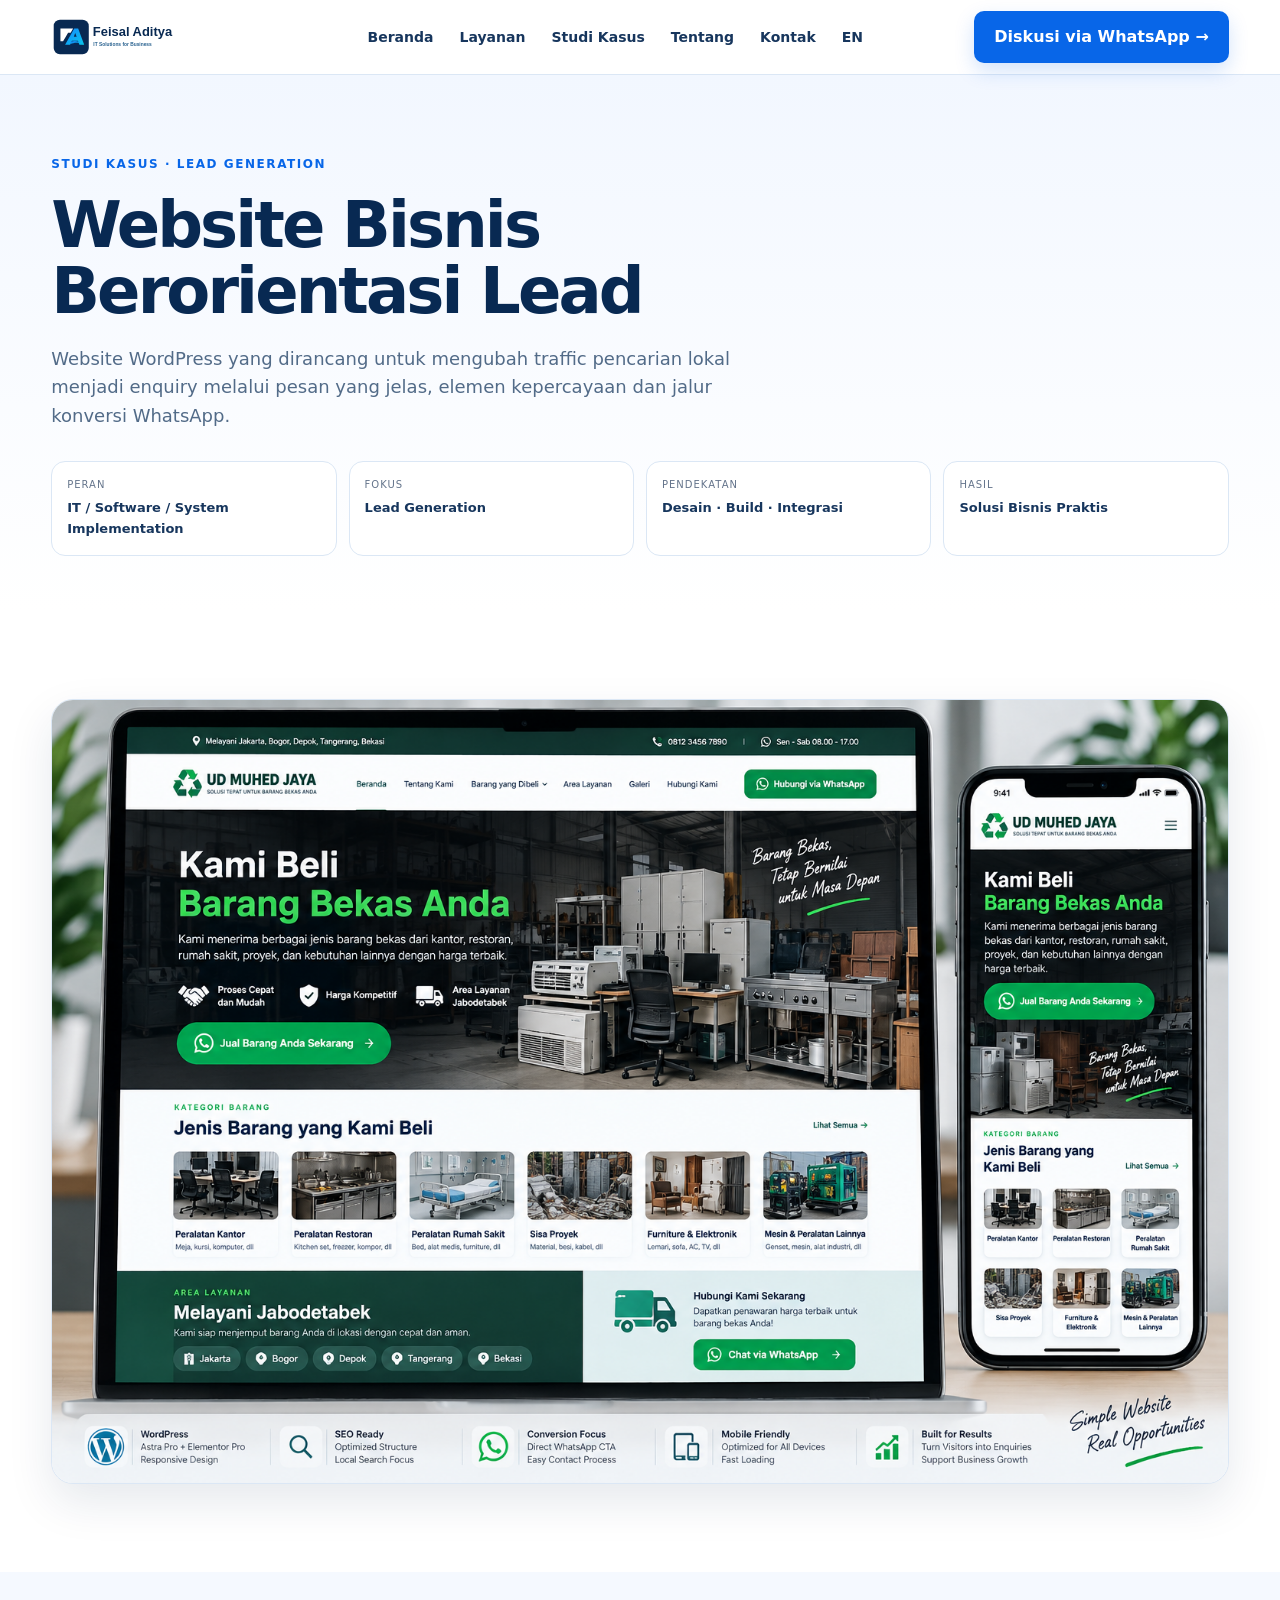
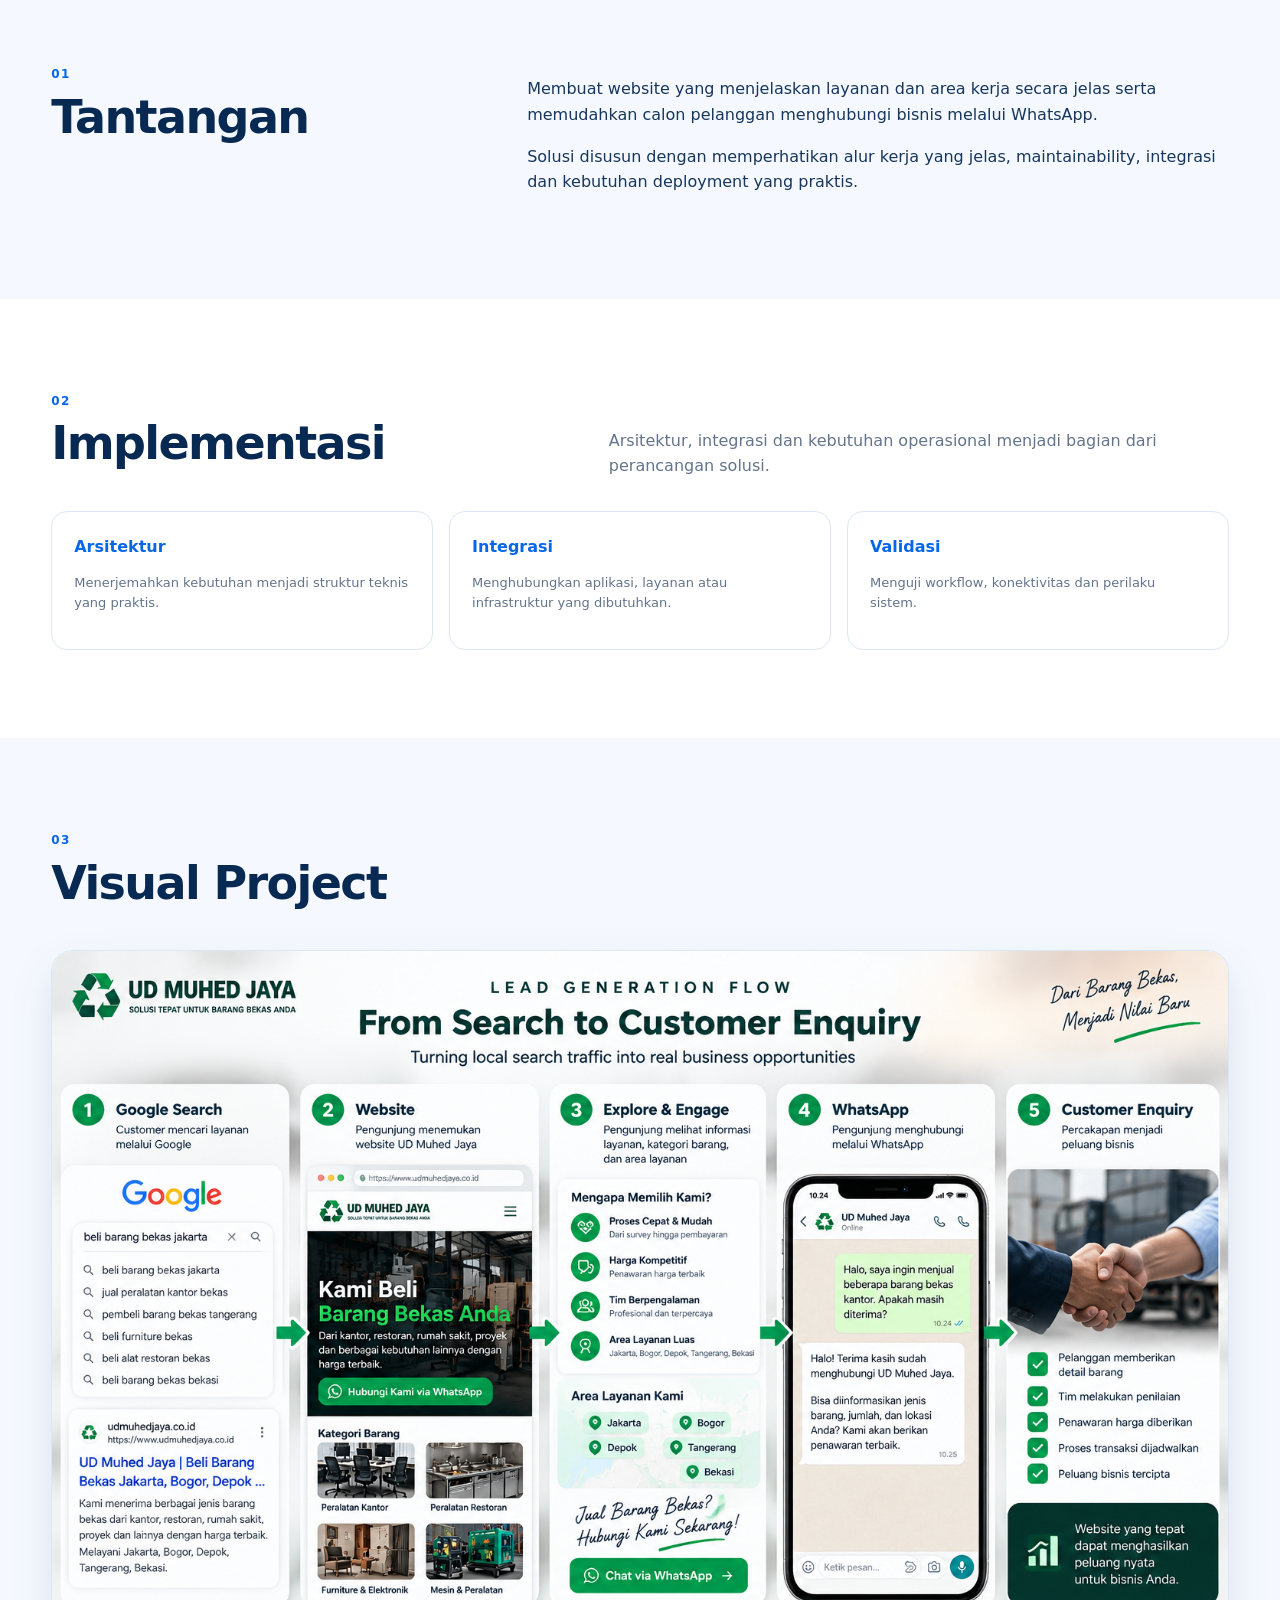
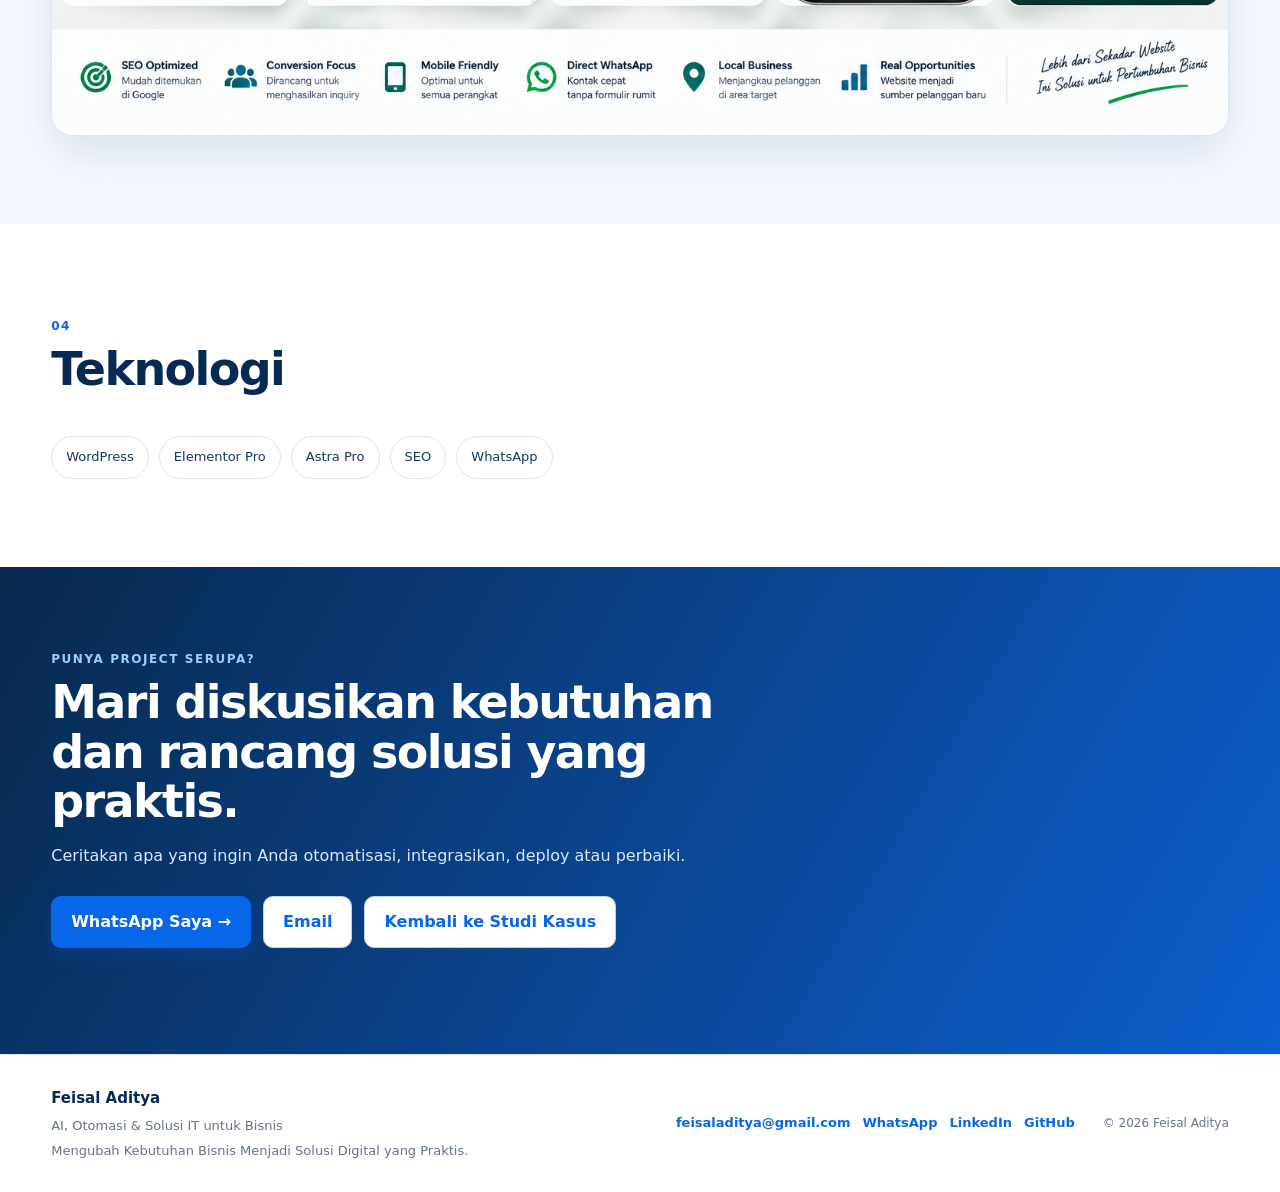
<file: id/case-studies/lead-focused-website.html>
<!doctype html>
<html lang="id"><head><meta charset="utf-8"><meta name="viewport" content="width=device-width, initial-scale=1">
<title>Website Bisnis Berorientasi Lead — Feisal Aditya</title><meta name="description" content="Website WordPress yang dirancang untuk mengubah traffic pencarian lokal menjadi enquiry melalui pesan yang jelas, elemen kepercayaan dan jalur konversi WhatsApp."><link rel="icon" type="image/png" sizes="32x32" href="../../assets/favicon/favicon-32x32.png"><link rel="icon" type="image/png" sizes="16x16" href="../../assets/favicon/favicon-16x16.png"><link rel="apple-touch-icon" href="../../assets/favicon/apple-touch-icon.png"><meta name="theme-color" content="#082952"><link rel="canonical" href="https://feisaladitya.github.io/id/case-studies/lead-focused-website.html"><link rel="stylesheet" href="../../assets/css/style.css"></head><body>
<nav class="navbar"><div class="container nav-inner"><a class="brand" href="../index.html"><img src="../../assets/logo/logo-primary.svg" alt="Feisal Aditya — IT Solutions for Business"></a><div class="nav-links"><a href="../index.html">Beranda</a><a href="../index.html#services">Layanan</a><a href="../index.html#case-studies">Studi Kasus</a><a href="../index.html#about">Tentang</a><a href="../index.html#contact">Kontak</a><a href="../../case-studies/lead-focused-website.html">EN</a></div><a class="btn btn-primary nav-cta" href="https://wa.me/6285225042315?text=Halo%20Feisal%2C%20saya%20menemukan%20portfolio%20Anda%20di%20website%20feisaladitya.github.io%20dan%20ingin%20berdiskusi%20mengenai%20project." target="_blank" rel="noopener">Diskusi via WhatsApp →</a><button class="menu-toggle" type="button" aria-label="Buka menu" aria-expanded="false" aria-controls="mobile-nav">☰</button></div><div class="mobile-nav" id="mobile-nav"><a href="../index.html#services">Layanan</a><a href="../index.html#case-studies">Studi Kasus</a><a href="../index.html#about">Tentang</a><a href="../../case-studies/lead-focused-website.html">English (EN)</a><a class="btn btn-primary" href="https://wa.me/6285225042315?text=Halo%20Feisal%2C%20saya%20menemukan%20portfolio%20Anda%20di%20website%20feisaladitya.github.io%20dan%20ingin%20berdiskusi%20mengenai%20project." target="_blank" rel="noopener">Diskusi via WhatsApp →</a></div></nav>
<header class="case-hero"><div class="container"><span class="eyebrow">STUDI KASUS · LEAD GENERATION</span><h1>Website Bisnis Berorientasi Lead</h1><p class="lead">Website WordPress yang dirancang untuk mengubah traffic pencarian lokal menjadi enquiry melalui pesan yang jelas, elemen kepercayaan dan jalur konversi WhatsApp.</p><div class="case-meta"><div class="meta"><small>PERAN</small><strong>IT / Software / System Implementation</strong></div><div class="meta"><small>FOKUS</small><strong>Lead Generation</strong></div><div class="meta"><small>PENDEKATAN</small><strong>Desain · Build · Integrasi</strong></div><div class="meta"><small>HASIL</small><strong>Solusi Bisnis Praktis</strong></div></div></div></header>
<section class="section"><div class="container"><div class="visual"><img src="../../assets/case-studies/ud-muhed-jaya-website-showcase.png" alt="Website Bisnis Berorientasi Lead" loading="lazy"></div></div></section>
<section class="section alt"><div class="container two-col"><div><span class="section-kicker">01</span><h2>Tantangan</h2></div><div><p>Membuat website yang menjelaskan layanan dan area kerja secara jelas serta memudahkan calon pelanggan menghubungi bisnis melalui WhatsApp.</p><p>Solusi disusun dengan memperhatikan alur kerja yang jelas, maintainability, integrasi dan kebutuhan deployment yang praktis.</p></div></div></section>
<section class="section"><div class="container"><div class="section-head"><div><span class="section-kicker">02</span><h2>Implementasi</h2></div><p>Arsitektur, integrasi dan kebutuhan operasional menjadi bagian dari perancangan solusi.</p></div><div class="feature-grid"><div class="feature"><strong>Arsitektur</strong><p>Menerjemahkan kebutuhan menjadi struktur teknis yang praktis.</p></div><div class="feature"><strong>Integrasi</strong><p>Menghubungkan aplikasi, layanan atau infrastruktur yang dibutuhkan.</p></div><div class="feature"><strong>Validasi</strong><p>Menguji workflow, konektivitas dan perilaku sistem.</p></div></div></div></section>
<section class="section alt"><div class="container"><div class="section-head"><div><span class="section-kicker">03</span><h2>Visual Project</h2></div></div><div class="visual"><img src="../../assets/case-studies/ud-muhed-jaya-lead-generation-flow.png" alt="Website Bisnis Berorientasi Lead supporting visual" loading="lazy"></div></div></section>
<section class="section"><div class="container"><div class="section-head"><div><span class="section-kicker">04</span><h2>Teknologi</h2></div></div><div class="tech-grid"><span class="tech">WordPress</span><span class="tech">Elementor Pro</span><span class="tech">Astra Pro</span><span class="tech">SEO</span><span class="tech">WhatsApp</span></div></div></section>
<section class="cta"><div class="container"><span class="eyebrow" style="color:#9dccff">PUNYA PROJECT SERUPA?</span><h2>Mari diskusikan kebutuhan dan rancang solusi yang praktis.</h2><p>Ceritakan apa yang ingin Anda otomatisasi, integrasikan, deploy atau perbaiki.</p><div class="actions"><a class="btn btn-primary" href="https://wa.me/6285225042315?text=Halo%20Feisal%2C%20saya%20menemukan%20portfolio%20Anda%20di%20website%20feisaladitya.github.io%20dan%20ingin%20berdiskusi%20mengenai%20project." target="_blank" rel="noopener">WhatsApp Saya →</a><a class="btn btn-secondary" href="mailto:feisaladitya@gmail.com">Email</a><a class="btn btn-secondary" href="../index.html#case-studies">Kembali ke Studi Kasus</a></div></div></section>
<footer class="footer"><div class="container footer-grid"><div><strong>Feisal Aditya</strong><p>AI, Otomasi & Solusi IT untuk Bisnis</p><p>Mengubah Kebutuhan Bisnis Menjadi Solusi Digital yang Praktis.</p></div><div class="footer-links"><a href="mailto:feisaladitya@gmail.com">feisaladitya@gmail.com</a><a href="https://wa.me/6285225042315?text=Halo%20Feisal%2C%20saya%20menemukan%20portfolio%20Anda%20di%20website%20feisaladitya.github.io%20dan%20ingin%20berdiskusi%20mengenai%20project." target="_blank" rel="noopener">WhatsApp</a><a href="https://www.linkedin.com/in/feisal-aditya-b5857271/" target="_blank" rel="noopener">LinkedIn</a><a href="https://github.com/feisaladitya" target="_blank" rel="noopener">GitHub</a></div><div class="footer-bottom">© 2026 Feisal Aditya</div></div></footer><script src="../../assets/js/main.js"></script></body></html>
</file>
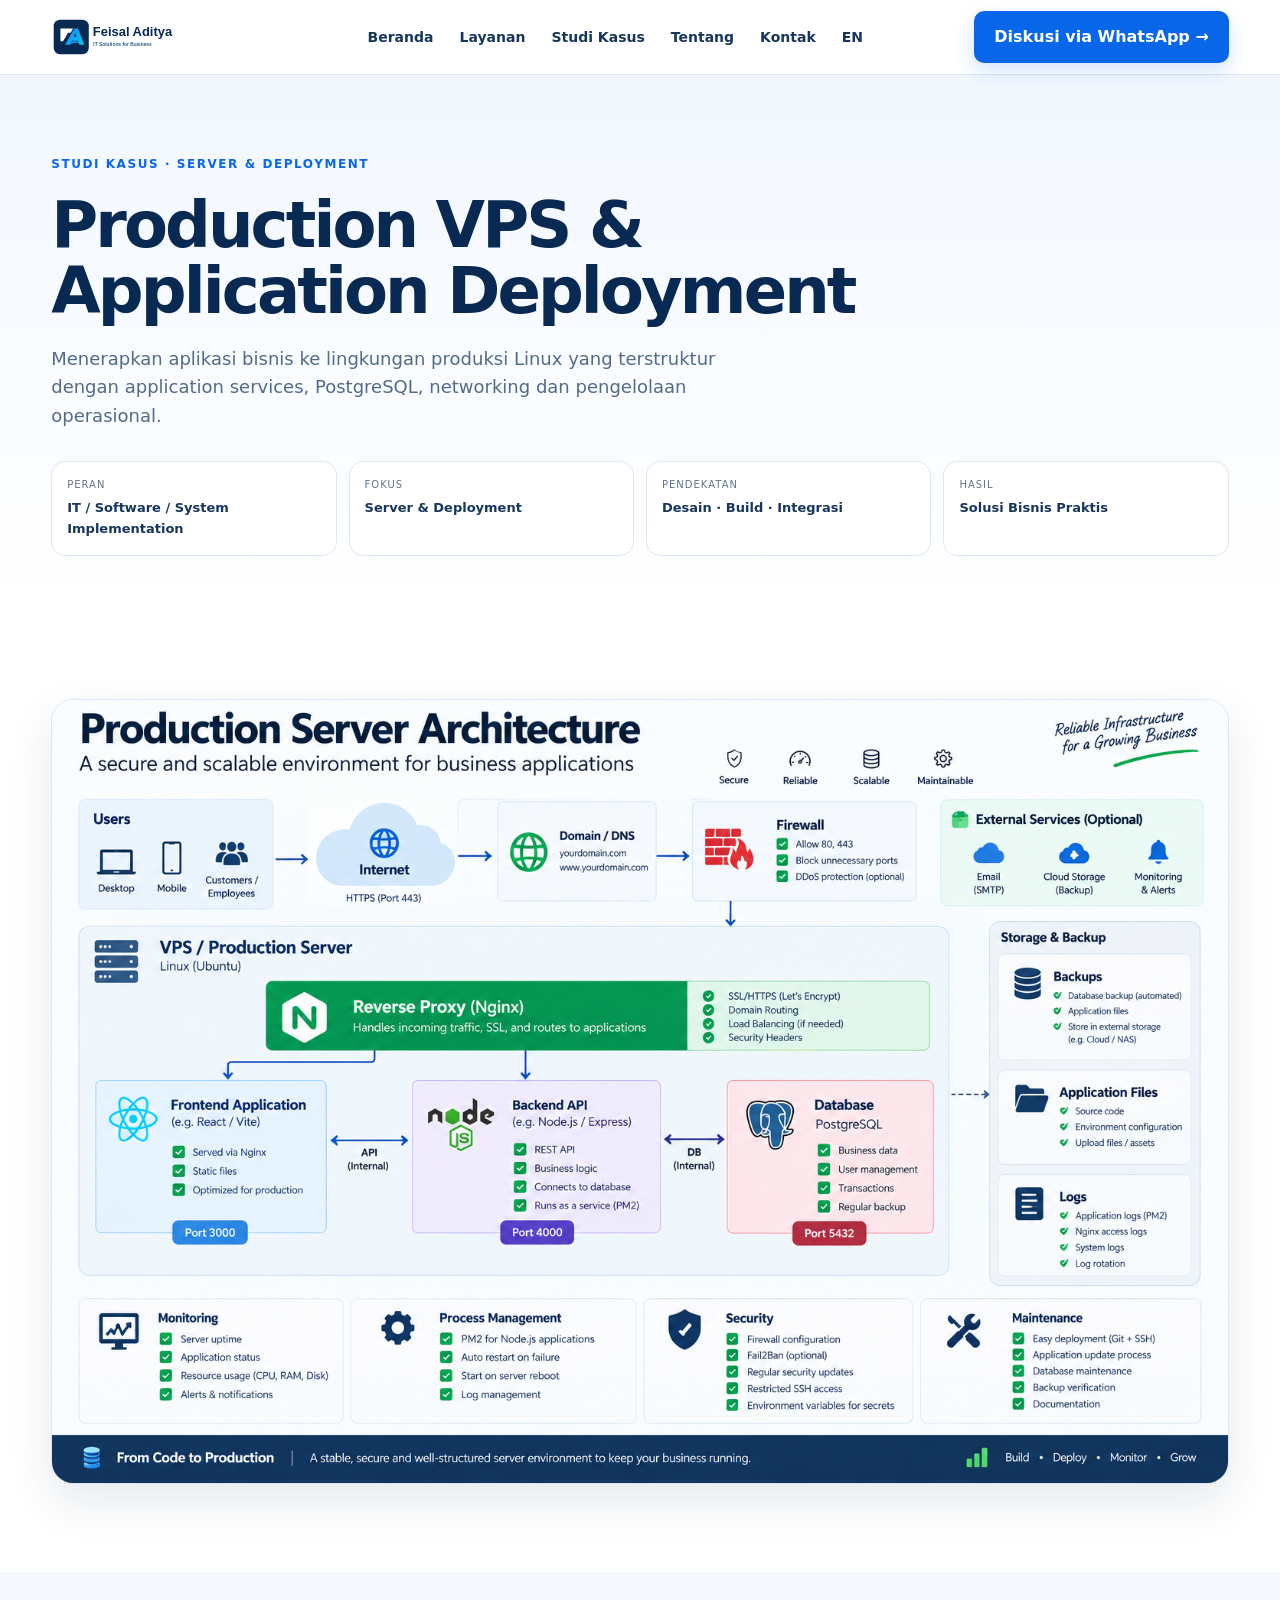
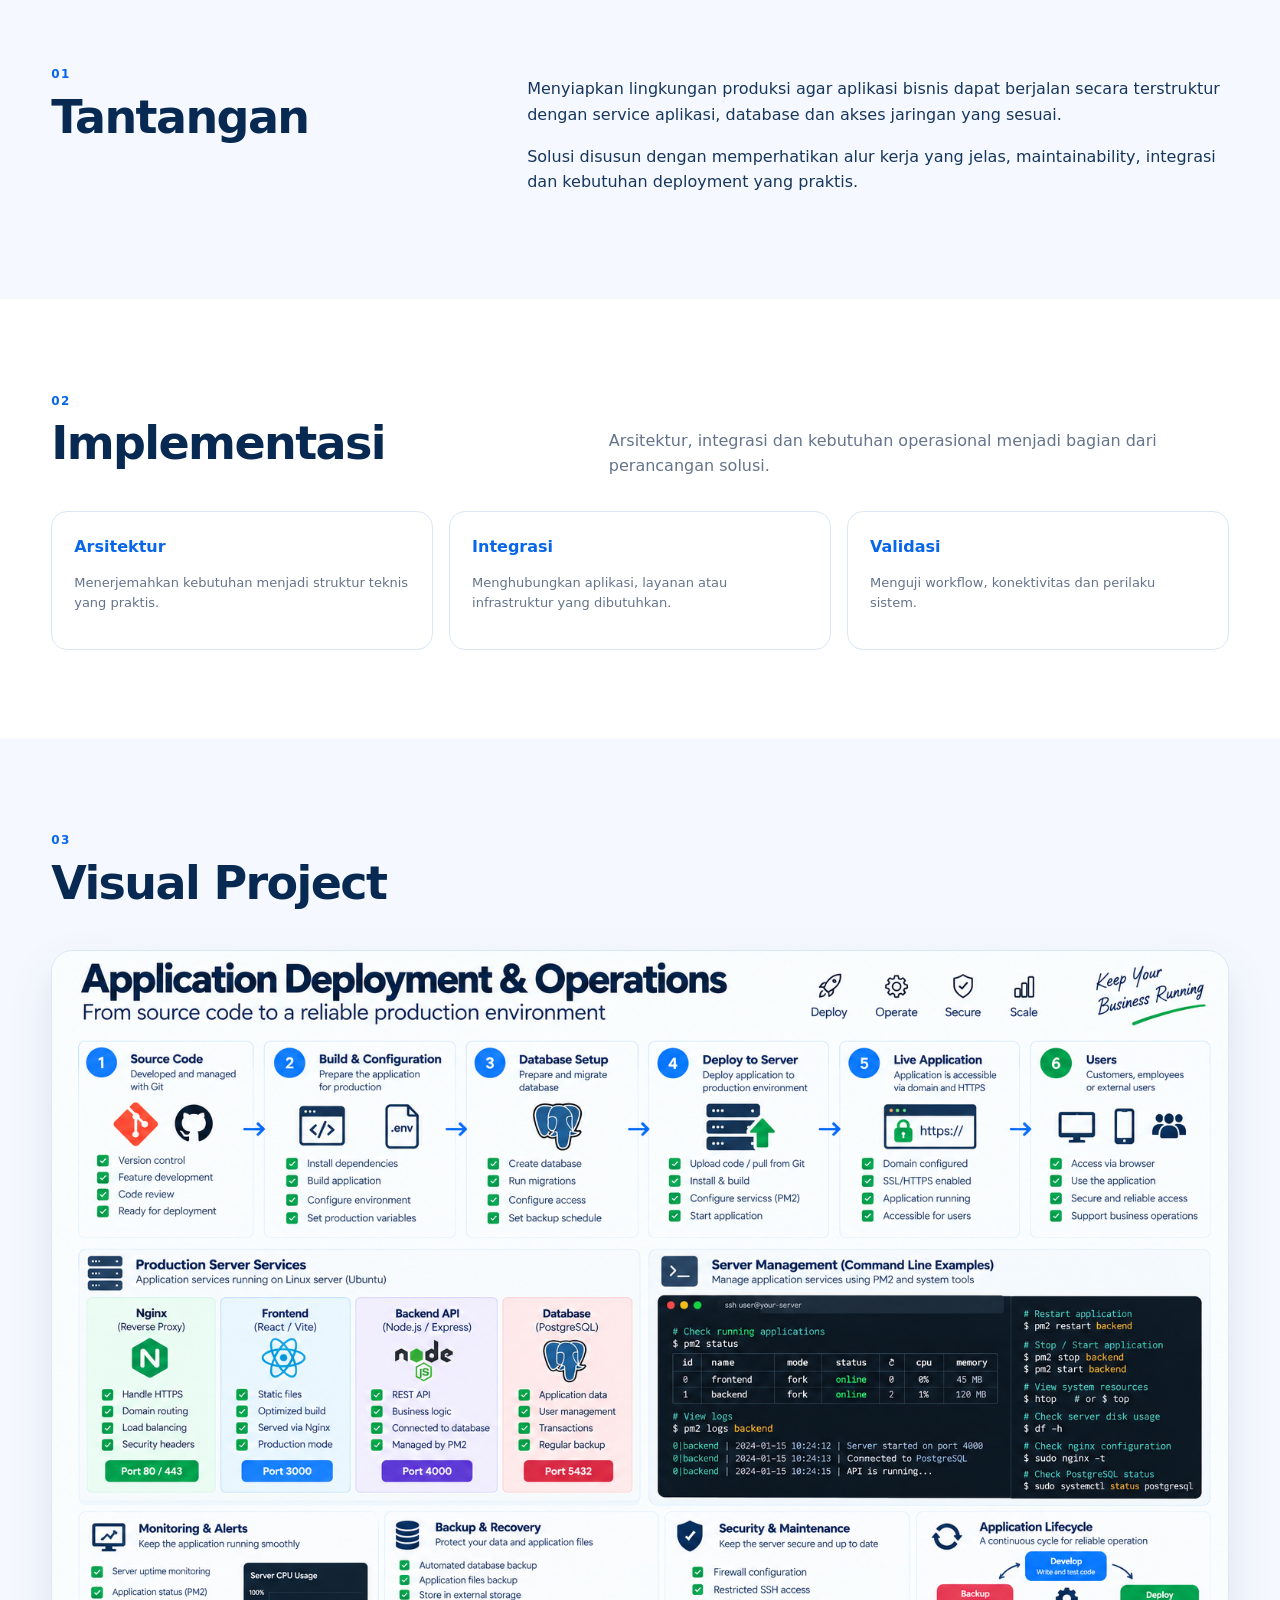
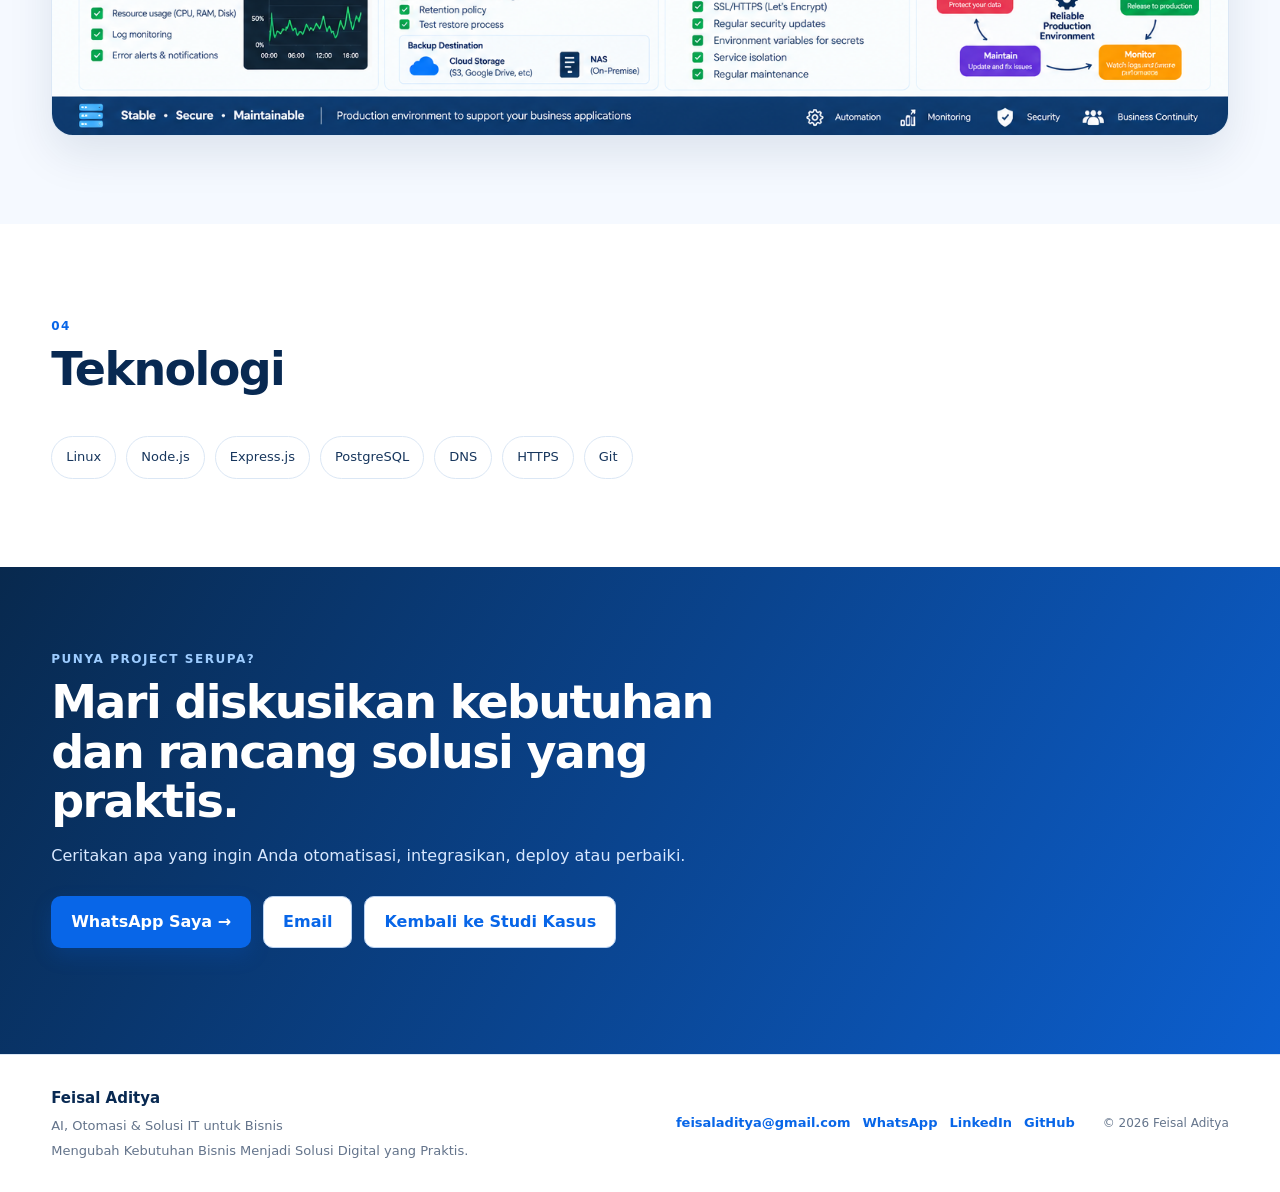
<file: id/case-studies/production-vps-deployment.html>
<!doctype html>
<html lang="id"><head><meta charset="utf-8"><meta name="viewport" content="width=device-width, initial-scale=1">
<title>Production VPS & Application Deployment — Feisal Aditya</title><meta name="description" content="Menerapkan aplikasi bisnis ke lingkungan produksi Linux yang terstruktur dengan application services, PostgreSQL, networking dan pengelolaan operasional."><link rel="icon" type="image/png" sizes="32x32" href="../../assets/favicon/favicon-32x32.png"><link rel="icon" type="image/png" sizes="16x16" href="../../assets/favicon/favicon-16x16.png"><link rel="apple-touch-icon" href="../../assets/favicon/apple-touch-icon.png"><meta name="theme-color" content="#082952"><link rel="canonical" href="https://feisaladitya.github.io/id/case-studies/production-vps-deployment.html"><link rel="stylesheet" href="../../assets/css/style.css"></head><body>
<nav class="navbar"><div class="container nav-inner"><a class="brand" href="../index.html"><img src="../../assets/logo/logo-primary.svg" alt="Feisal Aditya — IT Solutions for Business"></a><div class="nav-links"><a href="../index.html">Beranda</a><a href="../index.html#services">Layanan</a><a href="../index.html#case-studies">Studi Kasus</a><a href="../index.html#about">Tentang</a><a href="../index.html#contact">Kontak</a><a href="../../case-studies/production-vps-deployment.html">EN</a></div><a class="btn btn-primary nav-cta" href="https://wa.me/6285225042315?text=Halo%20Feisal%2C%20saya%20menemukan%20portfolio%20Anda%20di%20website%20feisaladitya.github.io%20dan%20ingin%20berdiskusi%20mengenai%20project." target="_blank" rel="noopener">Diskusi via WhatsApp →</a><button class="menu-toggle" type="button" aria-label="Buka menu" aria-expanded="false" aria-controls="mobile-nav">☰</button></div><div class="mobile-nav" id="mobile-nav"><a href="../index.html#services">Layanan</a><a href="../index.html#case-studies">Studi Kasus</a><a href="../index.html#about">Tentang</a><a href="../../case-studies/production-vps-deployment.html">English (EN)</a><a class="btn btn-primary" href="https://wa.me/6285225042315?text=Halo%20Feisal%2C%20saya%20menemukan%20portfolio%20Anda%20di%20website%20feisaladitya.github.io%20dan%20ingin%20berdiskusi%20mengenai%20project." target="_blank" rel="noopener">Diskusi via WhatsApp →</a></div></nav>
<header class="case-hero"><div class="container"><span class="eyebrow">STUDI KASUS · SERVER & DEPLOYMENT</span><h1>Production VPS & Application Deployment</h1><p class="lead">Menerapkan aplikasi bisnis ke lingkungan produksi Linux yang terstruktur dengan application services, PostgreSQL, networking dan pengelolaan operasional.</p><div class="case-meta"><div class="meta"><small>PERAN</small><strong>IT / Software / System Implementation</strong></div><div class="meta"><small>FOKUS</small><strong>Server & Deployment</strong></div><div class="meta"><small>PENDEKATAN</small><strong>Desain · Build · Integrasi</strong></div><div class="meta"><small>HASIL</small><strong>Solusi Bisnis Praktis</strong></div></div></div></header>
<section class="section"><div class="container"><div class="visual"><img src="../../assets/case-studies/production-server-architecture.png" alt="Production VPS & Application Deployment" loading="lazy"></div></div></section>
<section class="section alt"><div class="container two-col"><div><span class="section-kicker">01</span><h2>Tantangan</h2></div><div><p>Menyiapkan lingkungan produksi agar aplikasi bisnis dapat berjalan secara terstruktur dengan service aplikasi, database dan akses jaringan yang sesuai.</p><p>Solusi disusun dengan memperhatikan alur kerja yang jelas, maintainability, integrasi dan kebutuhan deployment yang praktis.</p></div></div></section>
<section class="section"><div class="container"><div class="section-head"><div><span class="section-kicker">02</span><h2>Implementasi</h2></div><p>Arsitektur, integrasi dan kebutuhan operasional menjadi bagian dari perancangan solusi.</p></div><div class="feature-grid"><div class="feature"><strong>Arsitektur</strong><p>Menerjemahkan kebutuhan menjadi struktur teknis yang praktis.</p></div><div class="feature"><strong>Integrasi</strong><p>Menghubungkan aplikasi, layanan atau infrastruktur yang dibutuhkan.</p></div><div class="feature"><strong>Validasi</strong><p>Menguji workflow, konektivitas dan perilaku sistem.</p></div></div></div></section>
<section class="section alt"><div class="container"><div class="section-head"><div><span class="section-kicker">03</span><h2>Visual Project</h2></div></div><div class="visual"><img src="../../assets/case-studies/application-deployment-operations.png" alt="Production VPS & Application Deployment supporting visual" loading="lazy"></div></div></section>
<section class="section"><div class="container"><div class="section-head"><div><span class="section-kicker">04</span><h2>Teknologi</h2></div></div><div class="tech-grid"><span class="tech">Linux</span><span class="tech">Node.js</span><span class="tech">Express.js</span><span class="tech">PostgreSQL</span><span class="tech">DNS</span><span class="tech">HTTPS</span><span class="tech">Git</span></div></div></section>
<section class="cta"><div class="container"><span class="eyebrow" style="color:#9dccff">PUNYA PROJECT SERUPA?</span><h2>Mari diskusikan kebutuhan dan rancang solusi yang praktis.</h2><p>Ceritakan apa yang ingin Anda otomatisasi, integrasikan, deploy atau perbaiki.</p><div class="actions"><a class="btn btn-primary" href="https://wa.me/6285225042315?text=Halo%20Feisal%2C%20saya%20menemukan%20portfolio%20Anda%20di%20website%20feisaladitya.github.io%20dan%20ingin%20berdiskusi%20mengenai%20project." target="_blank" rel="noopener">WhatsApp Saya →</a><a class="btn btn-secondary" href="mailto:feisaladitya@gmail.com">Email</a><a class="btn btn-secondary" href="../index.html#case-studies">Kembali ke Studi Kasus</a></div></div></section>
<footer class="footer"><div class="container footer-grid"><div><strong>Feisal Aditya</strong><p>AI, Otomasi & Solusi IT untuk Bisnis</p><p>Mengubah Kebutuhan Bisnis Menjadi Solusi Digital yang Praktis.</p></div><div class="footer-links"><a href="mailto:feisaladitya@gmail.com">feisaladitya@gmail.com</a><a href="https://wa.me/6285225042315?text=Halo%20Feisal%2C%20saya%20menemukan%20portfolio%20Anda%20di%20website%20feisaladitya.github.io%20dan%20ingin%20berdiskusi%20mengenai%20project." target="_blank" rel="noopener">WhatsApp</a><a href="https://www.linkedin.com/in/feisal-aditya-b5857271/" target="_blank" rel="noopener">LinkedIn</a><a href="https://github.com/feisaladitya" target="_blank" rel="noopener">GitHub</a></div><div class="footer-bottom">© 2026 Feisal Aditya</div></div></footer><script src="../../assets/js/main.js"></script></body></html>
</file>
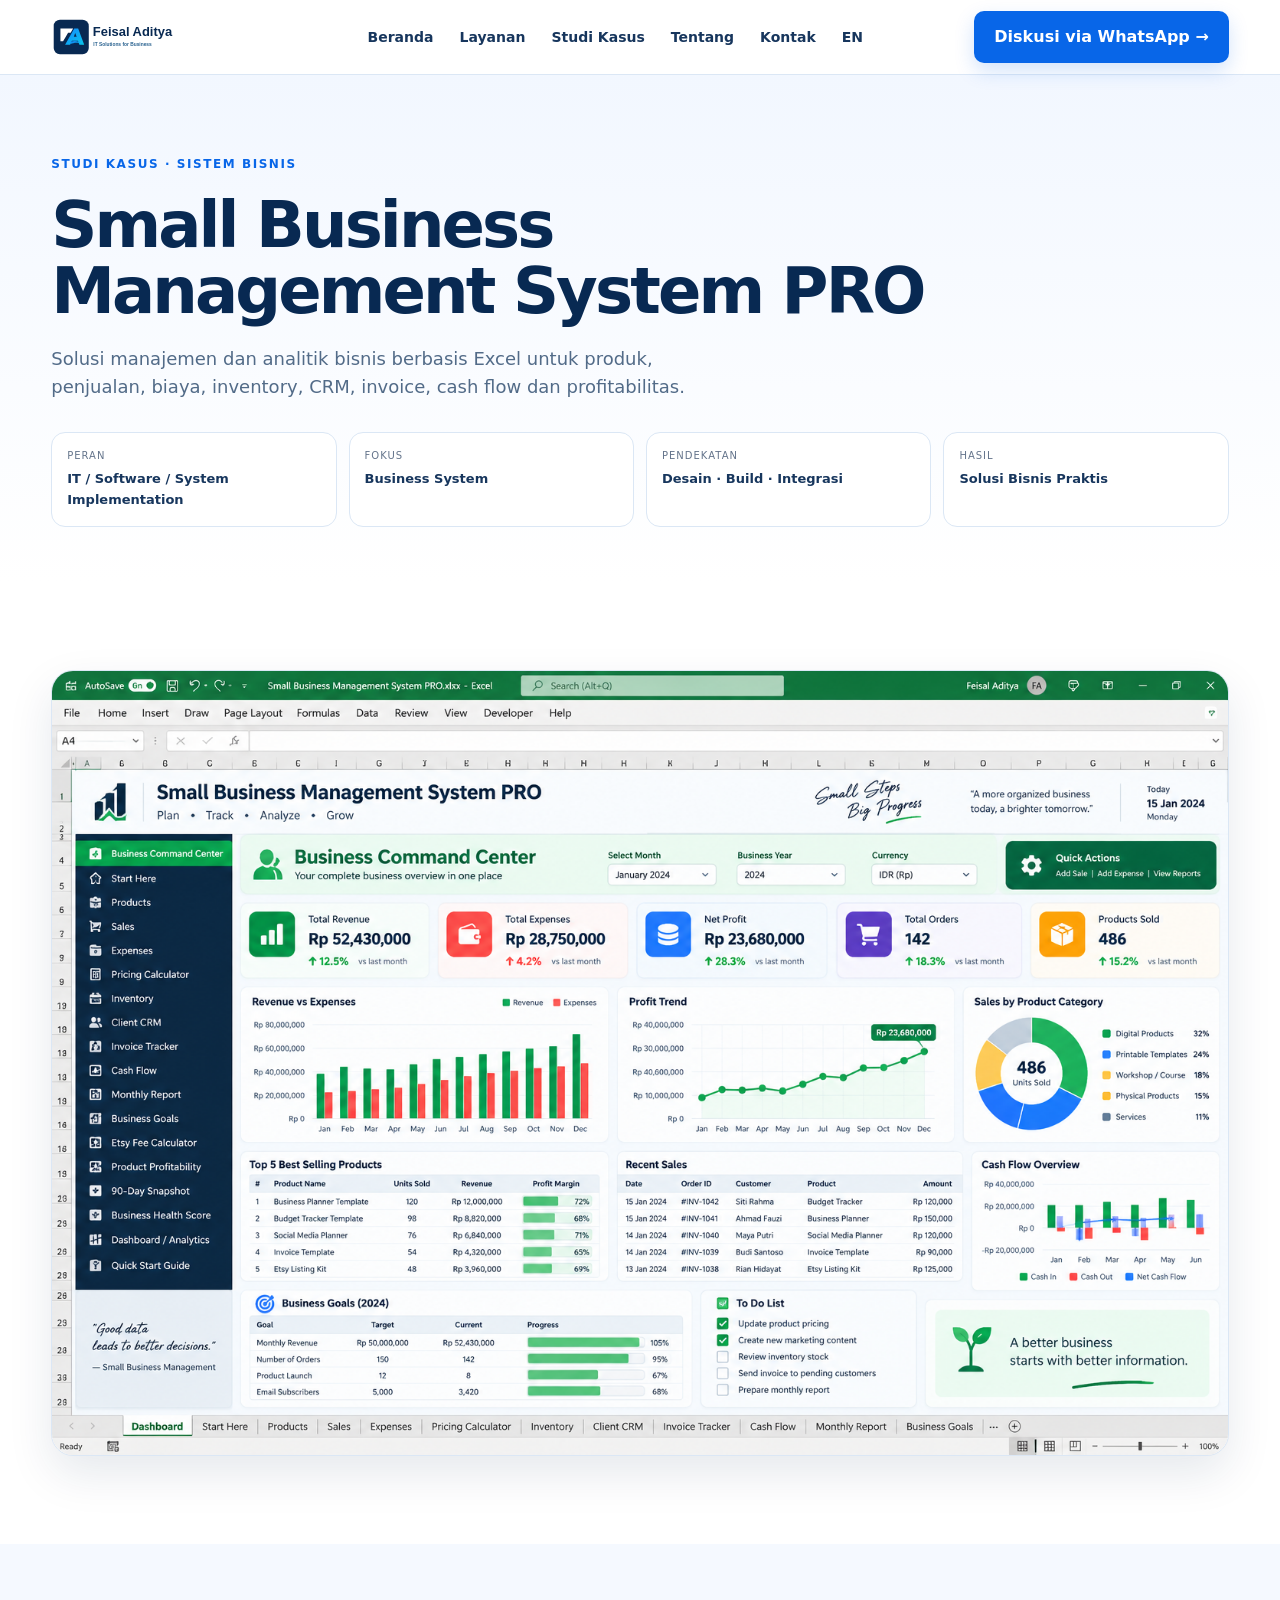
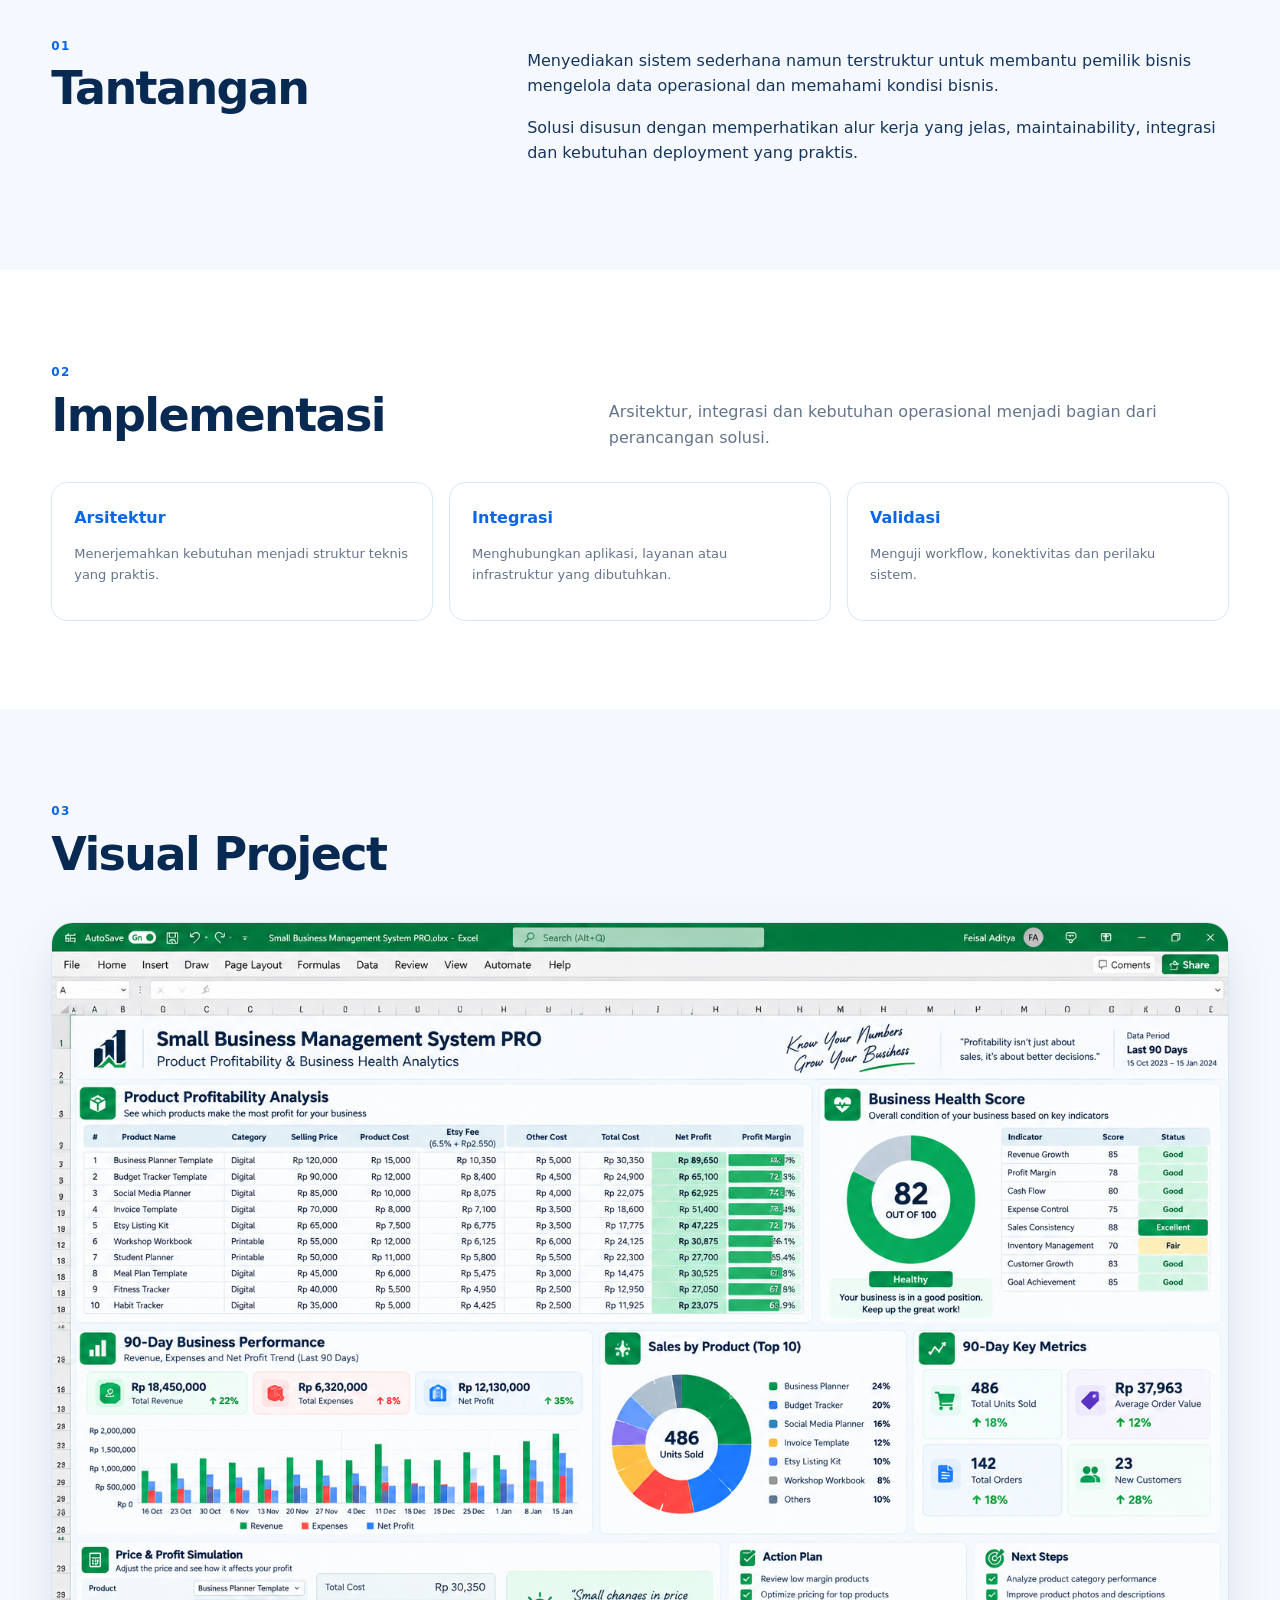
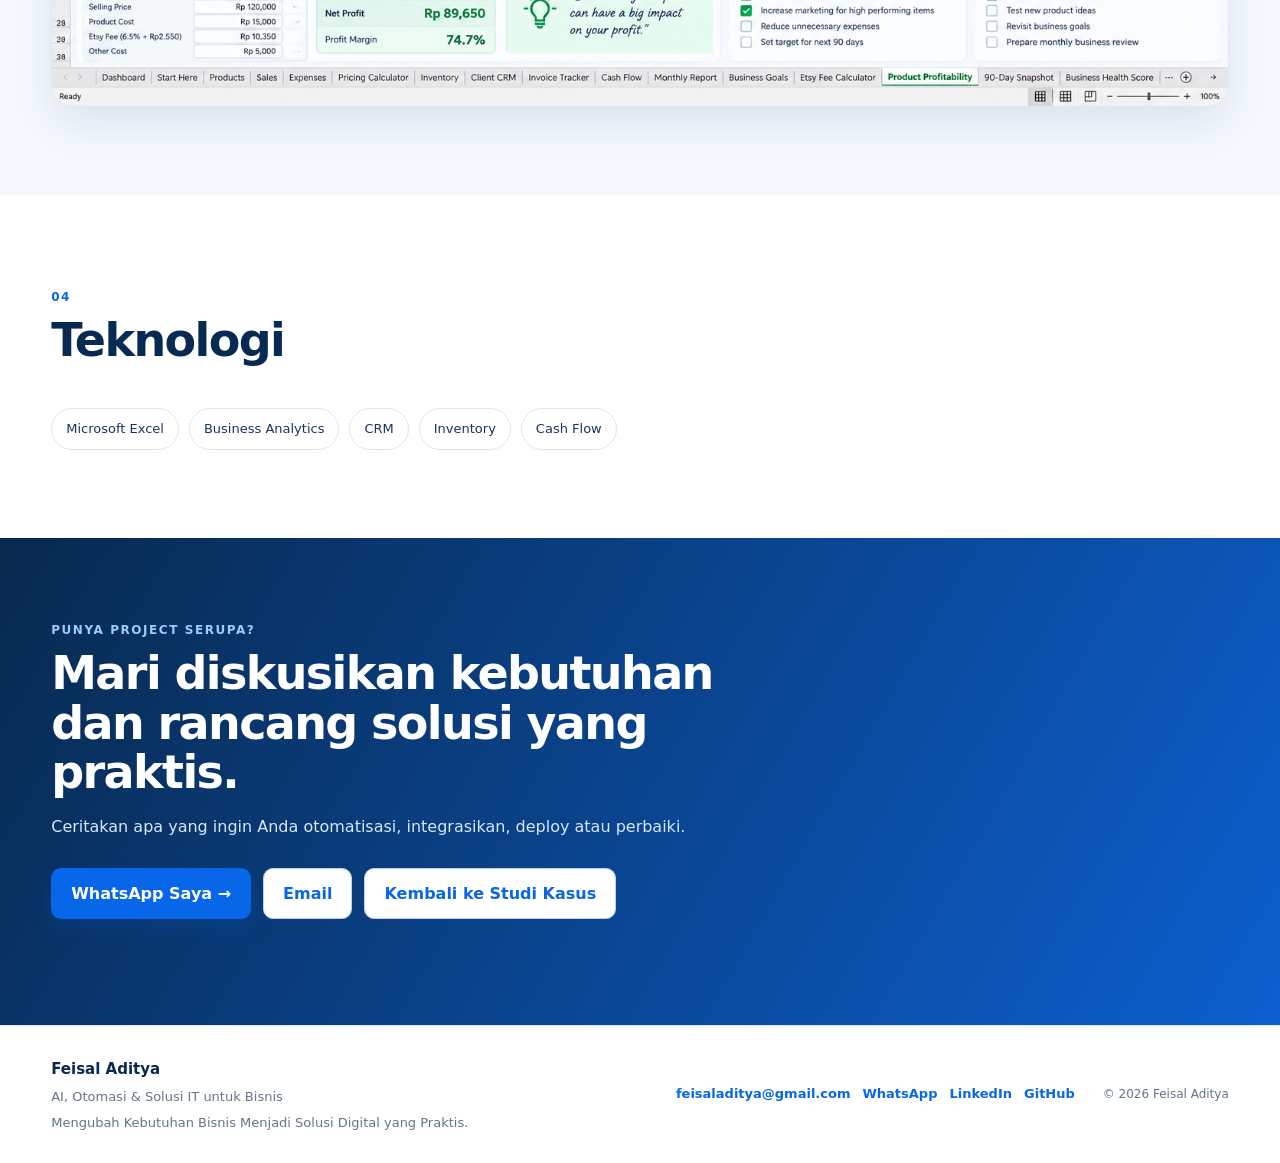
<file: id/case-studies/small-business-management.html>
<!doctype html>
<html lang="id"><head><meta charset="utf-8"><meta name="viewport" content="width=device-width, initial-scale=1">
<title>Small Business Management System PRO — Feisal Aditya</title><meta name="description" content="Solusi manajemen dan analitik bisnis berbasis Excel untuk produk, penjualan, biaya, inventory, CRM, invoice, cash flow dan profitabilitas."><link rel="icon" type="image/png" sizes="32x32" href="../../assets/favicon/favicon-32x32.png"><link rel="icon" type="image/png" sizes="16x16" href="../../assets/favicon/favicon-16x16.png"><link rel="apple-touch-icon" href="../../assets/favicon/apple-touch-icon.png"><meta name="theme-color" content="#082952"><link rel="canonical" href="https://feisaladitya.github.io/id/case-studies/small-business-management.html"><link rel="stylesheet" href="../../assets/css/style.css"></head><body>
<nav class="navbar"><div class="container nav-inner"><a class="brand" href="../index.html"><img src="../../assets/logo/logo-primary.svg" alt="Feisal Aditya — IT Solutions for Business"></a><div class="nav-links"><a href="../index.html">Beranda</a><a href="../index.html#services">Layanan</a><a href="../index.html#case-studies">Studi Kasus</a><a href="../index.html#about">Tentang</a><a href="../index.html#contact">Kontak</a><a href="../../case-studies/small-business-management.html">EN</a></div><a class="btn btn-primary nav-cta" href="https://wa.me/6285225042315?text=Halo%20Feisal%2C%20saya%20menemukan%20portfolio%20Anda%20di%20website%20feisaladitya.github.io%20dan%20ingin%20berdiskusi%20mengenai%20project." target="_blank" rel="noopener">Diskusi via WhatsApp →</a><button class="menu-toggle" type="button" aria-label="Buka menu" aria-expanded="false" aria-controls="mobile-nav">☰</button></div><div class="mobile-nav" id="mobile-nav"><a href="../index.html#services">Layanan</a><a href="../index.html#case-studies">Studi Kasus</a><a href="../index.html#about">Tentang</a><a href="../../case-studies/small-business-management.html">English (EN)</a><a class="btn btn-primary" href="https://wa.me/6285225042315?text=Halo%20Feisal%2C%20saya%20menemukan%20portfolio%20Anda%20di%20website%20feisaladitya.github.io%20dan%20ingin%20berdiskusi%20mengenai%20project." target="_blank" rel="noopener">Diskusi via WhatsApp →</a></div></nav>
<header class="case-hero"><div class="container"><span class="eyebrow">STUDI KASUS · SISTEM BISNIS</span><h1>Small Business Management System PRO</h1><p class="lead">Solusi manajemen dan analitik bisnis berbasis Excel untuk produk, penjualan, biaya, inventory, CRM, invoice, cash flow dan profitabilitas.</p><div class="case-meta"><div class="meta"><small>PERAN</small><strong>IT / Software / System Implementation</strong></div><div class="meta"><small>FOKUS</small><strong>Business System</strong></div><div class="meta"><small>PENDEKATAN</small><strong>Desain · Build · Integrasi</strong></div><div class="meta"><small>HASIL</small><strong>Solusi Bisnis Praktis</strong></div></div></div></header>
<section class="section"><div class="container"><div class="visual"><img src="../../assets/case-studies/small-business-management-overview.png" alt="Small Business Management System PRO" loading="lazy"></div></div></section>
<section class="section alt"><div class="container two-col"><div><span class="section-kicker">01</span><h2>Tantangan</h2></div><div><p>Menyediakan sistem sederhana namun terstruktur untuk membantu pemilik bisnis mengelola data operasional dan memahami kondisi bisnis.</p><p>Solusi disusun dengan memperhatikan alur kerja yang jelas, maintainability, integrasi dan kebutuhan deployment yang praktis.</p></div></div></section>
<section class="section"><div class="container"><div class="section-head"><div><span class="section-kicker">02</span><h2>Implementasi</h2></div><p>Arsitektur, integrasi dan kebutuhan operasional menjadi bagian dari perancangan solusi.</p></div><div class="feature-grid"><div class="feature"><strong>Arsitektur</strong><p>Menerjemahkan kebutuhan menjadi struktur teknis yang praktis.</p></div><div class="feature"><strong>Integrasi</strong><p>Menghubungkan aplikasi, layanan atau infrastruktur yang dibutuhkan.</p></div><div class="feature"><strong>Validasi</strong><p>Menguji workflow, konektivitas dan perilaku sistem.</p></div></div></div></section>
<section class="section alt"><div class="container"><div class="section-head"><div><span class="section-kicker">03</span><h2>Visual Project</h2></div></div><div class="visual"><img src="../../assets/case-studies/small-business-profitability.png" alt="Small Business Management System PRO supporting visual" loading="lazy"></div></div></section>
<section class="section"><div class="container"><div class="section-head"><div><span class="section-kicker">04</span><h2>Teknologi</h2></div></div><div class="tech-grid"><span class="tech">Microsoft Excel</span><span class="tech">Business Analytics</span><span class="tech">CRM</span><span class="tech">Inventory</span><span class="tech">Cash Flow</span></div></div></section>
<section class="cta"><div class="container"><span class="eyebrow" style="color:#9dccff">PUNYA PROJECT SERUPA?</span><h2>Mari diskusikan kebutuhan dan rancang solusi yang praktis.</h2><p>Ceritakan apa yang ingin Anda otomatisasi, integrasikan, deploy atau perbaiki.</p><div class="actions"><a class="btn btn-primary" href="https://wa.me/6285225042315?text=Halo%20Feisal%2C%20saya%20menemukan%20portfolio%20Anda%20di%20website%20feisaladitya.github.io%20dan%20ingin%20berdiskusi%20mengenai%20project." target="_blank" rel="noopener">WhatsApp Saya →</a><a class="btn btn-secondary" href="mailto:feisaladitya@gmail.com">Email</a><a class="btn btn-secondary" href="../index.html#case-studies">Kembali ke Studi Kasus</a></div></div></section>
<footer class="footer"><div class="container footer-grid"><div><strong>Feisal Aditya</strong><p>AI, Otomasi & Solusi IT untuk Bisnis</p><p>Mengubah Kebutuhan Bisnis Menjadi Solusi Digital yang Praktis.</p></div><div class="footer-links"><a href="mailto:feisaladitya@gmail.com">feisaladitya@gmail.com</a><a href="https://wa.me/6285225042315?text=Halo%20Feisal%2C%20saya%20menemukan%20portfolio%20Anda%20di%20website%20feisaladitya.github.io%20dan%20ingin%20berdiskusi%20mengenai%20project." target="_blank" rel="noopener">WhatsApp</a><a href="https://www.linkedin.com/in/feisal-aditya-b5857271/" target="_blank" rel="noopener">LinkedIn</a><a href="https://github.com/feisaladitya" target="_blank" rel="noopener">GitHub</a></div><div class="footer-bottom">© 2026 Feisal Aditya</div></div></footer><script src="../../assets/js/main.js"></script></body></html>
</file>
<file: assets/css/style.css>
:root{--navy:#082952;--blue:#0866e8;--blue2:#0f7af5;--cyan:#18c5e8;--text:#17365d;--muted:#64748b;--line:#dbe7f5;--bg:#f5f9ff;--white:#fff;--radius:18px;--shadow:0 18px 45px rgba(13,43,82,.10)}
*{box-sizing:border-box}html{scroll-behavior:smooth}body{margin:0;font-family:Inter,ui-sans-serif,system-ui,-apple-system,BlinkMacSystemFont,"Segoe UI",sans-serif;color:var(--text);background:#fff;line-height:1.6}img{max-width:100%;display:block}a{color:inherit;text-decoration:none}.container{width:min(1180px,92%);margin:auto}
.navbar{position:sticky;top:0;z-index:50;background:rgba(255,255,255,.94);backdrop-filter:blur(14px);border-bottom:1px solid var(--line)}.nav-inner{height:74px;display:flex;align-items:center;justify-content:space-between;gap:24px}.brand{display:flex;align-items:center;line-height:0;flex:none}.brand img{width:205px;height:auto}.nav-links{display:flex;gap:26px;align-items:center;font-size:14px;font-weight:650}.nav-links a:hover{color:var(--blue)}.nav-cta{white-space:nowrap}.menu-toggle{display:none;border:1px solid var(--line);background:#fff;border-radius:10px;width:42px;height:42px;font-size:20px;color:var(--navy);cursor:pointer}.mobile-nav{display:none}
.btn{display:inline-flex;align-items:center;justify-content:center;padding:12px 19px;border-radius:10px;font-weight:750;border:1px solid transparent;transition:.2s}.btn-primary{background:var(--blue);color:#fff;box-shadow:0 8px 20px rgba(8,102,232,.18)}.btn-primary:hover{transform:translateY(-1px);background:#075bcf}.btn-secondary{border-color:#b9d2f2;background:#fff;color:var(--blue)}.btn-secondary:hover{border-color:#7eafe8;background:#f7fbff}
.hero{background:linear-gradient(180deg,#f0f7ff 0%,#fff 100%);padding:86px 0 76px}.hero-grid{display:grid;grid-template-columns:1.02fr .98fr;gap:54px;align-items:center}.eyebrow{font-size:12px;letter-spacing:.13em;font-weight:800;color:var(--blue);text-transform:uppercase}.eyebrow.light{color:#9dccff}h1{font-size:clamp(42px,5vw,68px);line-height:1.04;letter-spacing:-.045em;margin:16px 0 20px;color:var(--navy)}h1 em{font-style:normal;color:var(--blue)}.lead{font-size:18px;color:#526b88;max-width:680px}.actions{display:flex;gap:12px;flex-wrap:wrap;margin:28px 0}.pills{display:flex;gap:10px;flex-wrap:wrap;margin-top:24px}.pill{padding:7px 12px;border:1px solid var(--line);border-radius:999px;background:#fff;font-size:12px;color:#49647f}
.hero-visual{border:1px solid #cfe0f4;border-radius:28px;background:linear-gradient(145deg,#082952,#0e64d8);padding:25px;box-shadow:var(--shadow);color:#fff}.visual-label{font-size:11px;letter-spacing:.12em;font-weight:800;color:#a9d0ff;margin-bottom:17px}.solution-stack{background:rgba(255,255,255,.08);border:1px solid rgba(255,255,255,.15);border-radius:18px;padding:15px}.solution-item{display:flex;gap:14px;align-items:center;padding:15px;border-radius:13px}.solution-item span{width:34px;height:34px;border-radius:10px;display:grid;place-items:center;background:rgba(255,255,255,.12);color:#9dccff;font-size:11px;font-weight:900;flex:none}.solution-item strong{display:block;font-size:14px}.solution-item small{display:block;color:#b9d6f6;font-size:11px;margin-top:2px}.solution-item.active{background:#fff;color:var(--navy);box-shadow:0 10px 25px rgba(0,0,0,.12)}.solution-item.active span{background:#e7f2ff;color:var(--blue)}.solution-item.active small{color:#60758e}.solution-line{height:13px;width:1px;background:rgba(255,255,255,.3);margin-left:32px}.visual-footer{display:flex;justify-content:space-between;gap:8px;margin-top:17px;color:#d9ebff;font-size:10px;font-weight:800;letter-spacing:.08em}
.section{padding:88px 0}.section.alt{background:var(--bg)}.section-head{display:flex;justify-content:space-between;gap:30px;align-items:end;margin-bottom:32px}.section-kicker{font-size:12px;color:var(--blue);font-weight:800;letter-spacing:.12em}h2{font-size:clamp(30px,4vw,46px);line-height:1.08;margin:7px 0 10px;letter-spacing:-.035em;color:var(--navy)}.section-head p{max-width:620px;color:var(--muted);margin:0}
.service-grid{display:grid;grid-template-columns:repeat(3,1fr);gap:18px}.service{padding:25px;border:1px solid var(--line);border-radius:var(--radius);background:#fff;box-shadow:0 7px 22px rgba(13,43,82,.04)}.service:nth-child(4){grid-column:1/2}.service:nth-child(5){grid-column:2/3}.service-num{font-size:12px;color:var(--blue);font-weight:900}.icon-box{width:46px;height:46px;border-radius:14px;background:#eaf3ff;color:var(--blue);display:grid;place-items:center;font-weight:900;margin:13px 0}.service h3{font-size:20px;line-height:1.2;margin:8px 0}.service p,.service li{font-size:13px;color:var(--muted)}.service ul{padding-left:17px;margin-bottom:0}
.cards{display:grid;grid-template-columns:repeat(3,1fr);gap:18px}.card{border:1px solid var(--line);border-radius:var(--radius);background:#fff;overflow:hidden;box-shadow:0 7px 22px rgba(13,43,82,.05);display:flex;flex-direction:column}.card:nth-child(4){grid-column:1/2}.card:nth-child(5){grid-column:2/3}.card-img{aspect-ratio:1.62;overflow:hidden;background:#eef5fd}.card-img img{width:100%;height:100%;object-fit:cover;transition:transform .35s}.card:hover .card-img img{transform:scale(1.025)}.card-body{padding:20px;display:flex;flex-direction:column;flex:1}.tag{font-size:10px;letter-spacing:.08em;color:var(--blue);font-weight:800}.card h3{font-size:20px;line-height:1.18;margin:8px 0}.card p{font-size:13px;color:var(--muted);margin:0 0 8px}.tags{display:flex;gap:6px;flex-wrap:wrap;margin:14px 0}.tags span{font-size:10px;background:#f1f6fd;border-radius:999px;padding:5px 8px;color:#41617f}.link{color:var(--blue);font-weight:750;font-size:13px;margin-top:auto;padding-top:8px}
.process{display:grid;grid-template-columns:repeat(6,1fr);gap:10px}.step{padding:22px;border:1px solid var(--line);border-radius:16px;background:#fff}.step span{color:var(--blue);font-weight:900;font-size:12px}.step h3{margin:8px 0 5px;font-size:18px}.step p{font-size:13px;color:var(--muted);margin:0}.capability{max-width:850px;margin:auto}.layer{display:flex;gap:18px;align-items:center;padding:20px 24px;border:1px solid var(--line);border-radius:16px;background:#fff;box-shadow:0 5px 18px rgba(13,43,82,.04)}.layer-num{width:42px;height:42px;border-radius:50%;display:grid;place-items:center;background:#eaf3ff;color:var(--blue);font-weight:900;flex:none}.layer strong{display:block}.layer p{margin:2px 0 0;color:var(--muted);font-size:13px}.layer-arrow{text-align:center;color:var(--blue);font-size:24px;padding:4px}.why-grid{display:grid;grid-template-columns:repeat(4,1fr);gap:16px}.why{padding:25px;border:1px solid var(--line);border-radius:var(--radius);background:#fff}.why-num{width:40px;height:40px;border-radius:12px;background:#edf5ff;color:var(--blue);display:grid;place-items:center;font-weight:900}.why h3{margin:14px 0 6px}.why p{font-size:14px;color:var(--muted)}
.about{display:grid;grid-template-columns:1.1fr .9fr;gap:50px;align-items:center}.contact-list{display:flex;flex-wrap:wrap;gap:10px;margin-top:22px}.contact-list a{display:inline-flex;align-items:center;padding:9px 12px;border:1px solid var(--line);border-radius:999px;background:#fff;color:#355774;font-size:13px;font-weight:700}.contact-list a:hover{border-color:#9fc5ef;color:var(--blue)}.profile-card{background:#fff;border:1px solid var(--line);border-radius:28px;overflow:hidden;box-shadow:var(--shadow);max-width:420px;justify-self:end}.profile-card img{width:100%;aspect-ratio:1/1;object-fit:cover}.profile-card div{padding:18px 20px 20px}.profile-card strong,.profile-card span{display:block}.profile-card strong{font-size:22px;color:var(--navy)}.profile-card span{margin-top:4px;color:var(--muted);font-size:13px}
.cta{padding:78px 0;background:linear-gradient(120deg,#08294e,#0c5fcf);color:#fff}.cta h2{color:#fff;max-width:760px}.cta p{color:#d8e8ff;max-width:680px}.footer{padding:30px 0;border-top:1px solid var(--line)}.footer-grid{display:grid;grid-template-columns:1.4fr 1fr auto;gap:28px;align-items:center}.footer-grid strong{color:var(--navy);font-size:15px}.footer-grid p{margin:5px 0 0;color:var(--muted);font-size:13px}.footer-links{display:flex;gap:12px;flex-wrap:wrap;justify-content:flex-end}.footer-links a{color:var(--blue);font-weight:700;font-size:13px}.footer-bottom{color:var(--muted);font-size:12px;white-space:nowrap}
.case-hero{padding:75px 0 55px;background:linear-gradient(180deg,#f2f7ff,#fff)}.case-hero h1{max-width:900px}.case-meta{display:grid;grid-template-columns:repeat(4,1fr);gap:12px;margin-top:30px}.meta{border:1px solid var(--line);border-radius:14px;padding:15px;background:#fff}.meta small{display:block;color:var(--muted);font-size:10px;letter-spacing:.1em}.meta strong{display:block;margin-top:5px;font-size:13px}.visual{border:1px solid var(--line);border-radius:22px;overflow:hidden;box-shadow:var(--shadow);background:#fff}.visual img{width:100%}.two-col{display:grid;grid-template-columns:.75fr 1.25fr;gap:55px}.feature-grid{display:grid;grid-template-columns:repeat(3,1fr);gap:16px}.feature{padding:22px;border:1px solid var(--line);border-radius:16px;background:#fff}.feature strong{color:var(--blue)}.feature p{font-size:13px;color:var(--muted)}.tech-grid{display:flex;flex-wrap:wrap;gap:10px}.tech{padding:10px 14px;border:1px solid var(--line);border-radius:999px;background:#fff;font-size:13px}
@media(max-width:1000px){.nav-links{display:none}.nav-cta{display:none}.menu-toggle{display:block}.mobile-nav{padding:14px 4%;border-top:1px solid var(--line);background:#fff}.mobile-nav.open{display:grid;gap:12px}.mobile-nav a:not(.btn){padding:8px 0;font-weight:650}.cards,.service-grid{grid-template-columns:repeat(2,1fr)}.service:nth-child(4),.service:nth-child(5),.card:nth-child(4),.card:nth-child(5){grid-column:auto}.process{grid-template-columns:repeat(3,1fr)}.why-grid{grid-template-columns:repeat(2,1fr)}.hero-grid,.about,.two-col{grid-template-columns:1fr}.case-meta{grid-template-columns:repeat(2,1fr)}.profile-card{justify-self:stretch;max-width:none}.footer-grid{grid-template-columns:1fr 1fr}.footer-bottom{grid-column:1/-1}}
@media(max-width:700px){.brand img{width:175px}.hero{padding:58px 0}.section{padding:62px 0}.cards,.service-grid,.feature-grid,.process,.why-grid{grid-template-columns:1fr}.case-meta{grid-template-columns:1fr}.section-head{display:block}.section-head p{margin-top:12px}.footer-grid{grid-template-columns:1fr}.footer-bottom{grid-column:auto}.footer-links{justify-content:flex-start}.hero-visual{padding:18px}.visual-footer{font-size:9px}.solution-item{padding:12px}.solution-item strong{font-size:13px}h1{font-size:42px}.profile-card{max-width:none}.case-hero h1{font-size:42px}}
</file>
